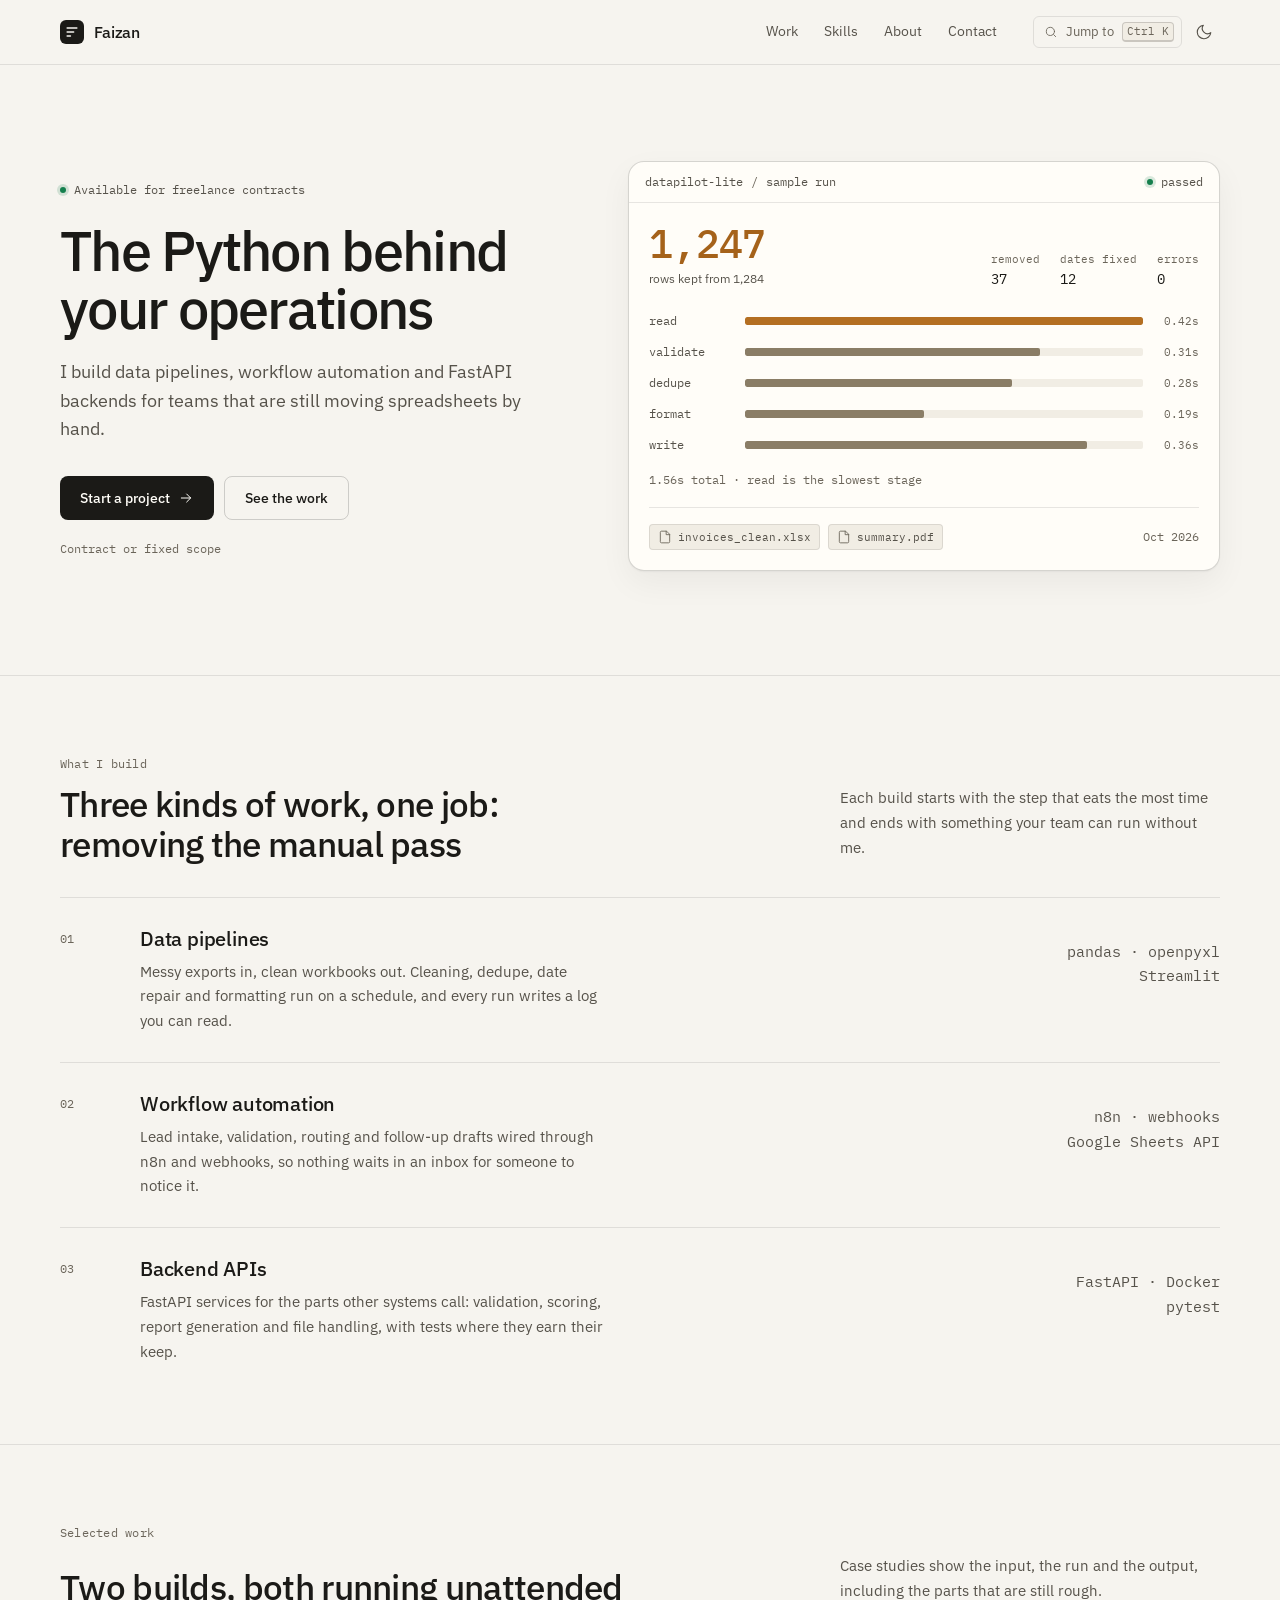
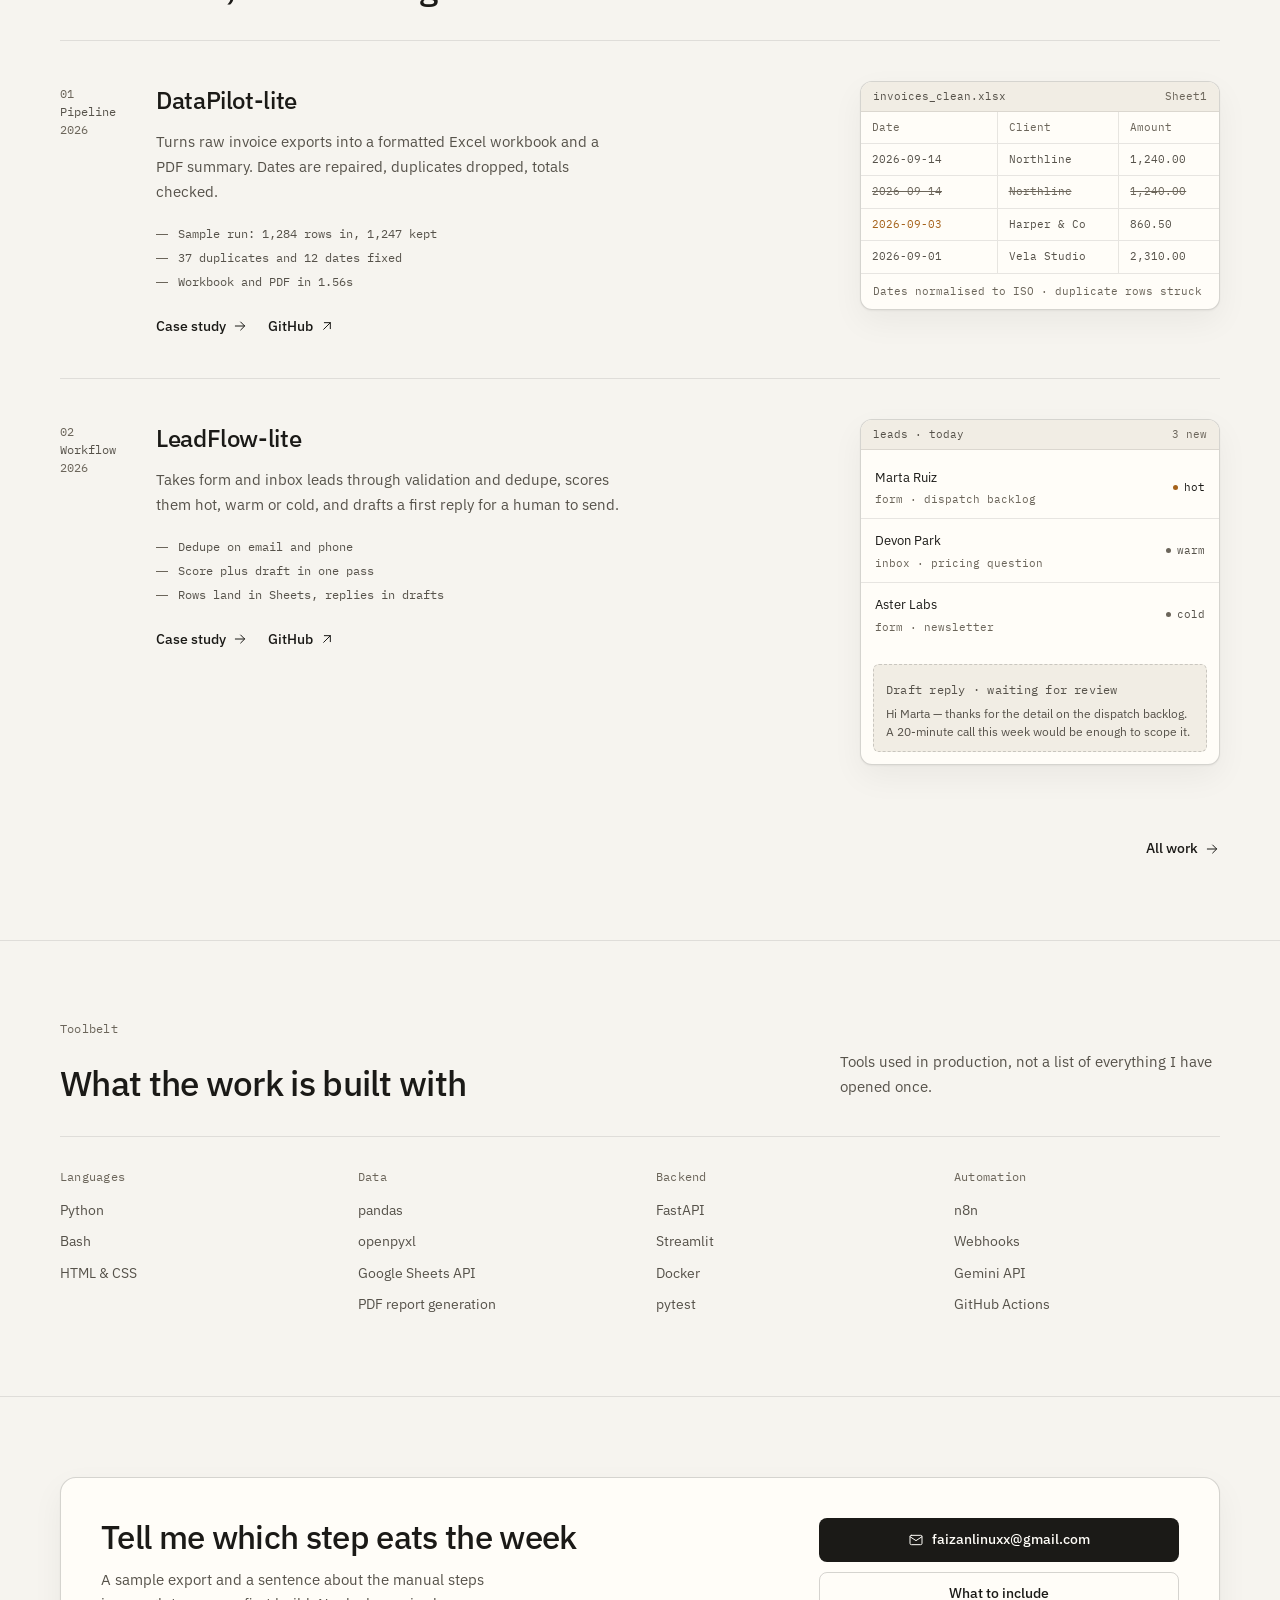
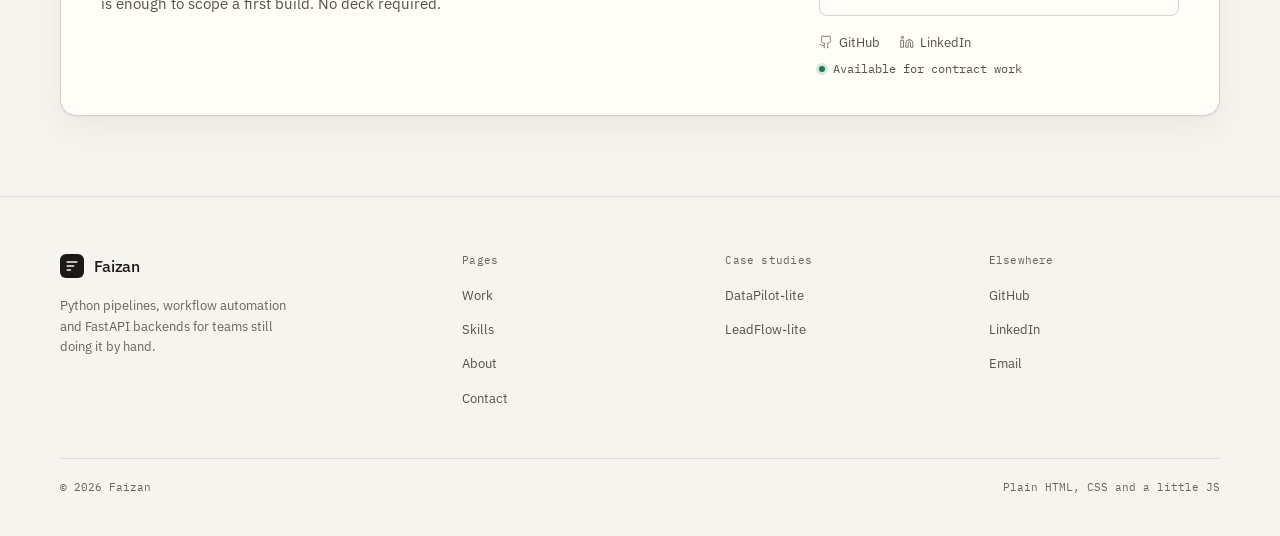
<file: index.html>
<!DOCTYPE html>
<html lang="en" data-theme="dark">
<head>
  <meta charset="UTF-8">
  <meta name="viewport" content="width=device-width, initial-scale=1.0">
  <title>Faizan — Python pipelines, automation and backends</title>
  <meta name="description" content="Freelance Python engineer building data pipelines, n8n workflow automation and FastAPI backends for small operations teams.">
  <meta property="og:type" content="website">
  <meta property="og:title" content="Faizan — Python pipelines, automation and backends">
  <meta property="og:description" content="Freelance Python engineer building data pipelines, n8n workflow automation and FastAPI backends for small operations teams.">
  <meta name="twitter:card" content="summary">
  <link rel="icon" href="assets/favicon.svg" type="image/svg+xml">
  <meta name="theme-color" content="#0b0e12">
  <link rel="preconnect" href="https://fonts.googleapis.com">
  <link rel="preconnect" href="https://fonts.gstatic.com" crossorigin>
  <link href="https://fonts.googleapis.com/css2?family=IBM+Plex+Mono:wght@400;500&family=IBM+Plex+Sans:wght@400;500;600&display=swap" rel="stylesheet">
  <link rel="stylesheet" href="assets/site.css">
  <script>
    (function () {
      try {
        var saved = localStorage.getItem("theme");
        var theme = (saved === "light" || saved === "dark") ? saved : (window.matchMedia("(prefers-color-scheme: light)").matches ? "light" : "dark");
        document.documentElement.dataset.theme = theme;
      } catch (e) {
        document.documentElement.dataset.theme = "dark";
      }
    })();
  </script>
</head>
<body>

  <a class="skip-link" href="#main">Skip to content</a>

  <header class="site-header">
    <div class="wrap site-header__inner">
      <a class="brand" href="index.html" aria-label="Faizan, home">
        <span class="brand__mark" aria-hidden="true">
          <svg viewBox="0 0 20 20" fill="none" stroke="currentColor" stroke-width="2" stroke-linecap="round"><path d="M4 15h4M4 10h8M4 5h12"/></svg>
        </span>
        <span>Faizan</span>
      </a>

      <nav class="nav" aria-label="Main">
        <a href="work.html">Work</a>
        <a href="skills.html">Skills</a>
        <a href="about.html">About</a>
        <a href="contact.html">Contact</a>
      </nav>

      <div class="header-actions">
        <button class="jump" type="button" data-jump-open aria-label="Jump to a page">
          <svg viewBox="0 0 24 24" fill="none" stroke="currentColor" stroke-width="1.5" stroke-linecap="round" stroke-linejoin="round" aria-hidden="true"><circle cx="11" cy="11" r="7"/><path d="m20 20-3.5-3.5"/></svg>
          <span>Jump to</span>
          <kbd data-jump-key>&#8984;K</kbd>
        </button>
        <button class="icon-btn" type="button" data-theme-toggle aria-label="Switch to light theme">
          <svg class="icon-to-dark" viewBox="0 0 24 24" fill="none" stroke="currentColor" stroke-width="1.5" stroke-linecap="round" stroke-linejoin="round" aria-hidden="true"><path d="M21 12.8A9 9 0 1 1 11.2 3 7 7 0 0 0 21 12.8Z"/></svg>
          <svg class="icon-to-light" viewBox="0 0 24 24" fill="none" stroke="currentColor" stroke-width="1.5" stroke-linecap="round" stroke-linejoin="round" aria-hidden="true"><circle cx="12" cy="12" r="4"/><path d="M12 2v2M12 20v2M4.9 4.9l1.4 1.4M17.7 17.7l1.4 1.4M2 12h2M20 12h2M4.9 19.1l1.4-1.4M17.7 6.3l1.4-1.4"/></svg>
        </button>
        <button class="icon-btn menu-btn" type="button" data-menu-toggle aria-expanded="false" aria-controls="mobile-nav" aria-label="Open menu">
          <svg viewBox="0 0 24 24" fill="none" stroke="currentColor" stroke-width="1.5" stroke-linecap="round" aria-hidden="true"><path d="M4 7h16M4 12h16M4 17h16"/></svg>
        </button>
      </div>
    </div>
  </header>

  <div class="mobile-nav" id="mobile-nav" data-open="false">
    <div class="wrap">
      <a href="work.html">Work <span>02 case studies</span></a>
      <a href="skills.html">Skills <span>stack and process</span></a>
      <a href="about.html">About <span>how I work</span></a>
      <a href="contact.html">Contact <span>start a build</span></a>
    </div>
  </div>

  <main id="main">

    <!-- Hero -->
    <section class="hero">
      <div class="wrap hero__grid">
        <div>
          <p class="status rise"><span class="status__dot" aria-hidden="true"></span> Available for freelance contracts</p>
          <h1 class="display hero__title rise rise-2">The Python behind your operations</h1>
          <p class="lede hero__lede rise rise-3">I build data pipelines, workflow automation and FastAPI backends for teams that are still moving spreadsheets by hand.</p>
          <div class="hero__actions rise rise-4">
            <a class="btn btn--primary" href="mailto:faizanlinuxx@gmail.com?subject=Automation%20project">
              Start a project
              <svg viewBox="0 0 24 24" fill="none" stroke="currentColor" stroke-width="1.5" stroke-linecap="round" stroke-linejoin="round" aria-hidden="true"><path d="M5 12h14M13 6l6 6-6 6"/></svg>
            </a>
            <a class="btn btn--ghost" href="work.html">See the work</a>
          </div>
          <p class="meta-line hero__note rise rise-4">Contract or fixed scope</p>
        </div>

        <figure class="runpanel rise rise-3" aria-label="Sample pipeline run for DataPilot-lite">
          <div class="runpanel__top">
            <span class="runpanel__path">datapilot-lite <span class="sep">/</span> sample run</span>
            <span class="status"><span class="status__dot" aria-hidden="true"></span> passed</span>
          </div>
          <div class="runpanel__body">
            <div class="runpanel__summary">
              <p class="runpanel__figure">1,247 <span>rows kept from 1,284</span></p>
              <dl class="runpanel__stats">
                <div><dt>removed</dt><dd>37</dd></div>
                <div><dt>dates fixed</dt><dd>12</dd></div>
                <div><dt>errors</dt><dd>0</dd></div>
              </dl>
            </div>

            <ol class="trace" aria-label="Stage durations">
              <li class="trace__row is-slow">
                <span class="trace__label">read</span>
                <span class="trace__track"><span class="trace__fill" style="width:100%"></span></span>
                <span class="trace__ms">0.42s</span>
              </li>
              <li class="trace__row">
                <span class="trace__label">validate</span>
                <span class="trace__track"><span class="trace__fill" style="width:74%"></span></span>
                <span class="trace__ms">0.31s</span>
              </li>
              <li class="trace__row">
                <span class="trace__label">dedupe</span>
                <span class="trace__track"><span class="trace__fill" style="width:67%"></span></span>
                <span class="trace__ms">0.28s</span>
              </li>
              <li class="trace__row">
                <span class="trace__label">format</span>
                <span class="trace__track"><span class="trace__fill" style="width:45%"></span></span>
                <span class="trace__ms">0.19s</span>
              </li>
              <li class="trace__row">
                <span class="trace__label">write</span>
                <span class="trace__track"><span class="trace__fill" style="width:86%"></span></span>
                <span class="trace__ms">0.36s</span>
              </li>
            </ol>

            <p class="meta-line runpanel__caption">1.56s total &middot; read is the slowest stage</p>

            <div class="runpanel__foot">
              <span class="file">
                <svg viewBox="0 0 24 24" fill="none" stroke="currentColor" stroke-width="1.5" stroke-linecap="round" stroke-linejoin="round" aria-hidden="true"><path d="M14 2H6a2 2 0 0 0-2 2v16a2 2 0 0 0 2 2h12a2 2 0 0 0 2-2V8Z"/><path d="M14 2v6h6"/></svg>
                invoices_clean.xlsx
              </span>
              <span class="file">
                <svg viewBox="0 0 24 24" fill="none" stroke="currentColor" stroke-width="1.5" stroke-linecap="round" stroke-linejoin="round" aria-hidden="true"><path d="M14 2H6a2 2 0 0 0-2 2v16a2 2 0 0 0 2 2h12a2 2 0 0 0 2-2V8Z"/><path d="M14 2v6h6"/></svg>
                summary.pdf
              </span>
              <span class="meta-line">Oct 2026</span>
            </div>
          </div>
        </figure>
      </div>
    </section>

    <!-- What I build -->
    <section class="section">
      <div class="wrap">
        <header class="section__head">
          <p class="eyebrow">What I build</p>
          <h2 class="h2">Three kinds of work, one job: removing the manual pass</h2>
          <p class="section__lede">Each build starts with the step that eats the most time and ends with something your team can run without me.</p>
        </header>

        <ol>
          <li class="cap">
            <span class="cap__num">01</span>
            <div>
              <h3 class="h3">Data pipelines</h3>
              <p>Messy exports in, clean workbooks out. Cleaning, dedupe, date repair and formatting run on a schedule, and every run writes a log you can read.</p>
            </div>
            <p class="cap__tags">pandas &middot; openpyxl<br>Streamlit</p>
          </li>
          <li class="cap">
            <span class="cap__num">02</span>
            <div>
              <h3 class="h3">Workflow automation</h3>
              <p>Lead intake, validation, routing and follow-up drafts wired through n8n and webhooks, so nothing waits in an inbox for someone to notice it.</p>
            </div>
            <p class="cap__tags">n8n &middot; webhooks<br>Google Sheets API</p>
          </li>
          <li class="cap">
            <span class="cap__num">03</span>
            <div>
              <h3 class="h3">Backend APIs</h3>
              <p>FastAPI services for the parts other systems call: validation, scoring, report generation and file handling, with tests where they earn their keep.</p>
            </div>
            <p class="cap__tags">FastAPI &middot; Docker<br>pytest</p>
          </li>
        </ol>
      </div>
    </section>

    <!-- Selected work -->
    <section class="section">
      <div class="wrap">
        <header class="section__head">
          <p class="eyebrow">Selected work</p>
          <h2 class="h2">Two builds, both running unattended</h2>
          <p class="section__lede">Case studies show the input, the run and the output, including the parts that are still rough.</p>
        </header>

        <article class="case">
          <p class="case__meta">01 <b>Pipeline</b> 2026</p>
          <div>
            <h3>DataPilot-lite</h3>
            <p class="case__lede">Turns raw invoice exports into a formatted Excel workbook and a PDF summary. Dates are repaired, duplicates dropped, totals checked.</p>
            <ul class="outcomes">
              <li>Sample run: 1,284 rows in, 1,247 kept</li>
              <li>37 duplicates and 12 dates fixed</li>
              <li>Workbook and PDF in 1.56s</li>
            </ul>
            <div class="case__links">
              <a class="text-link" href="datapilot-lite.html">
                Case study
                <svg viewBox="0 0 24 24" fill="none" stroke="currentColor" stroke-width="1.5" stroke-linecap="round" stroke-linejoin="round" aria-hidden="true"><path d="M5 12h14M13 6l6 6-6 6"/></svg>
              </a>
              <a class="text-link" href="https://github.com/faizanlinuxx/datapilot-lite" target="_blank" rel="noopener">
                GitHub
                <svg viewBox="0 0 24 24" fill="none" stroke="currentColor" stroke-width="1.5" stroke-linecap="round" stroke-linejoin="round" aria-hidden="true"><path d="M7 17 17 7M8 7h9v9"/></svg>
              </a>
            </div>
          </div>

          <div class="case__visual sheet" role="img" aria-label="Sample cleaned spreadsheet with a duplicate row struck through and a repaired date">
            <div class="sheet__bar"><span>invoices_clean.xlsx</span><span>Sheet1</span></div>
            <table>
              <thead>
                <tr><th>Date</th><th>Client</th><th>Amount</th></tr>
              </thead>
              <tbody>
                <tr><td>2026-09-14</td><td>Northline</td><td>1,240.00</td></tr>
                <tr class="is-dup"><td>2026-09-14</td><td>Northline</td><td>1,240.00</td></tr>
                <tr><td class="is-fix">2026-09-03</td><td>Harper &amp; Co</td><td>860.50</td></tr>
                <tr><td>2026-09-01</td><td>Vela Studio</td><td>2,310.00</td></tr>
              </tbody>
            </table>
            <p class="sheet__note">Dates normalised to ISO &middot; duplicate rows struck</p>
          </div>
        </article>

        <article class="case">
          <p class="case__meta">02 <b>Workflow</b> 2026</p>
          <div>
            <h3>LeadFlow-lite</h3>
            <p class="case__lede">Takes form and inbox leads through validation and dedupe, scores them hot, warm or cold, and drafts a first reply for a human to send.</p>
            <ul class="outcomes">
              <li>Dedupe on email and phone</li>
              <li>Score plus draft in one pass</li>
              <li>Rows land in Sheets, replies in drafts</li>
            </ul>
            <div class="case__links">
              <a class="text-link" href="leadflow-lite.html">
                Case study
                <svg viewBox="0 0 24 24" fill="none" stroke="currentColor" stroke-width="1.5" stroke-linecap="round" stroke-linejoin="round" aria-hidden="true"><path d="M5 12h14M13 6l6 6-6 6"/></svg>
              </a>
              <a class="text-link" href="https://github.com/faizanlinuxx/leadflow-lite" target="_blank" rel="noopener">
                GitHub
                <svg viewBox="0 0 24 24" fill="none" stroke="currentColor" stroke-width="1.5" stroke-linecap="round" stroke-linejoin="round" aria-hidden="true"><path d="M7 17 17 7M8 7h9v9"/></svg>
              </a>
            </div>
          </div>

          <div class="case__visual" role="img" aria-label="Sample routed leads scored hot, warm and cold with a drafted reply">
            <div class="sheet__bar"><span>leads &middot; today</span><span>3 new</span></div>
            <div class="leadlist">
              <div class="lead">
                <span class="lead__name">Marta Ruiz</span>
                <span class="lead__meta">form &middot; dispatch backlog</span>
                <span class="lead__score is-hot">hot</span>
              </div>
              <div class="lead">
                <span class="lead__name">Devon Park</span>
                <span class="lead__meta">inbox &middot; pricing question</span>
                <span class="lead__score">warm</span>
              </div>
              <div class="lead">
                <span class="lead__name">Aster Labs</span>
                <span class="lead__meta">form &middot; newsletter</span>
                <span class="lead__score">cold</span>
              </div>
            </div>
            <div class="draft">
              <p class="draft__label">Draft reply &middot; waiting for review</p>
              <p>Hi Marta &mdash; thanks for the detail on the dispatch backlog. A 20-minute call this week would be enough to scope it.</p>
            </div>
          </div>
        </article>

        <div class="section__more">
          <a class="text-link" href="work.html">
            All work
            <svg viewBox="0 0 24 24" fill="none" stroke="currentColor" stroke-width="1.5" stroke-linecap="round" stroke-linejoin="round" aria-hidden="true"><path d="M5 12h14M13 6l6 6-6 6"/></svg>
          </a>
        </div>
      </div>
    </section>

    <!-- Toolbelt -->
    <section class="section">
      <div class="wrap">
        <header class="section__head">
          <p class="eyebrow">Toolbelt</p>
          <h2 class="h2">What the work is built with</h2>
          <p class="section__lede">Tools used in production, not a list of everything I have opened once.</p>
        </header>

        <div class="stack">
          <div>
            <h3>Languages</h3>
            <ul>
              <li>Python</li>
              <li>Bash</li>
              <li>HTML &amp; CSS</li>
            </ul>
          </div>
          <div>
            <h3>Data</h3>
            <ul>
              <li>pandas</li>
              <li>openpyxl</li>
              <li>Google Sheets API</li>
              <li>PDF report generation</li>
            </ul>
          </div>
          <div>
            <h3>Backend</h3>
            <ul>
              <li>FastAPI</li>
              <li>Streamlit</li>
              <li>Docker</li>
              <li>pytest</li>
            </ul>
          </div>
          <div>
            <h3>Automation</h3>
            <ul>
              <li>n8n</li>
              <li>Webhooks</li>
              <li>Gemini API</li>
              <li>GitHub Actions</li>
            </ul>
          </div>
        </div>
      </div>
    </section>

    <!-- Contact -->
    <section class="section">
      <div class="wrap">
        <div class="band">
          <div>
            <h2 class="h2">Tell me which step eats the week</h2>
            <p class="lede">A sample export and a sentence about the manual steps is enough to scope a first build. No deck required.</p>
          </div>
          <div class="band__actions">
            <a class="btn btn--primary btn--block" href="mailto:faizanlinuxx@gmail.com?subject=Automation%20project">
              <svg viewBox="0 0 24 24" fill="none" stroke="currentColor" stroke-width="1.5" stroke-linecap="round" stroke-linejoin="round" aria-hidden="true"><rect x="3" y="5" width="18" height="14" rx="2"/><path d="m3 7 9 6 9-6"/></svg>
              faizanlinuxx@gmail.com
            </a>
            <a class="btn btn--ghost btn--block" href="contact.html">What to include</a>
            <div class="band__links">
              <a href="https://github.com/faizanlinuxx" target="_blank" rel="noopener">
                <svg viewBox="0 0 24 24" fill="none" stroke="currentColor" stroke-width="1.5" stroke-linecap="round" stroke-linejoin="round" aria-hidden="true"><path d="M15 22v-4a4.8 4.8 0 0 0-1-3.5c3 0 6-2 6-5.5a5.4 5.4 0 0 0-1-3.5 5.4 5.4 0 0 0-.1-3.5S17.7 1 15 2.5a13.4 13.4 0 0 0-6 0C6.3 1 5 2 5 2a5.4 5.4 0 0 0-.1 3.5A5.4 5.4 0 0 0 4 9c0 3.5 3 5.5 6 5.5a4.8 4.8 0 0 0-1 3.5v4"/><path d="M9 18c-4.5 2-5-2-7-2"/></svg>
                GitHub
              </a>
              <a href="https://linkedin.com/in/faizanlinuxx" target="_blank" rel="noopener">
                <svg viewBox="0 0 24 24" fill="none" stroke="currentColor" stroke-width="1.5" stroke-linecap="round" stroke-linejoin="round" aria-hidden="true"><path d="M16 8a6 6 0 0 1 6 6v7h-4v-7a2 2 0 0 0-4 0v7h-4v-7a6 6 0 0 1 6-6Z"/><rect x="2" y="9" width="4" height="12"/><circle cx="4" cy="4" r="2"/></svg>
                LinkedIn
              </a>
            </div>
            <p class="status"><span class="status__dot" aria-hidden="true"></span> Available for contract work</p>
          </div>
        </div>
      </div>
    </section>

  </main>

  <footer class="site-footer">
    <div class="wrap">
      <div class="footer__grid">
        <div>
          <a class="brand" href="index.html" aria-label="Faizan, home">
            <span class="brand__mark" aria-hidden="true">
              <svg viewBox="0 0 20 20" fill="none" stroke="currentColor" stroke-width="2" stroke-linecap="round"><path d="M4 15h4M4 10h8M4 5h12"/></svg>
            </span>
            <span>Faizan</span>
          </a>
          <p class="footer__tagline">Python pipelines, workflow automation and FastAPI backends for teams still doing it by hand.</p>
        </div>
        <div class="footer">
          <h3>Pages</h3>
          <ul>
            <li><a href="work.html">Work</a></li>
            <li><a href="skills.html">Skills</a></li>
            <li><a href="about.html">About</a></li>
            <li><a href="contact.html">Contact</a></li>
          </ul>
        </div>
        <div class="footer">
          <h3>Case studies</h3>
          <ul>
            <li><a href="datapilot-lite.html">DataPilot-lite</a></li>
            <li><a href="leadflow-lite.html">LeadFlow-lite</a></li>
          </ul>
        </div>
        <div class="footer">
          <h3>Elsewhere</h3>
          <ul>
            <li><a href="https://github.com/faizanlinuxx" target="_blank" rel="noopener">GitHub</a></li>
            <li><a href="https://linkedin.com/in/faizanlinuxx" target="_blank" rel="noopener">LinkedIn</a></li>
            <li><a href="mailto:faizanlinuxx@gmail.com">Email</a></li>
          </ul>
        </div>
      </div>
      <div class="footer__bottom">
        <span>&copy; 2026 Faizan</span>
        <span>Plain HTML, CSS and a little JS</span>
      </div>
    </div>
  </footer>

  <dialog class="cmdk" id="quick-jump" aria-label="Jump to a page">
    <div class="cmdk__field">
      <svg viewBox="0 0 24 24" fill="none" stroke="currentColor" stroke-width="1.5" stroke-linecap="round" stroke-linejoin="round" aria-hidden="true"><circle cx="11" cy="11" r="7"/><path d="m20 20-3.5-3.5"/></svg>
      <input id="jump-input" type="text" placeholder="Jump to" autocomplete="off" spellcheck="false">
    </div>
    <div class="cmdk__list" id="jump-list">
      <div><a href="index.html" data-keywords="home start">Home <span>Start</span></a></div>
      <div><a href="work.html" data-keywords="projects case studies">Work <span>Case studies</span></a></div>
      <div><a href="skills.html" data-keywords="stack tools process">Skills <span>Stack</span></a></div>
      <div><a href="about.html" data-keywords="bio engagements faq">About <span>How I work</span></a></div>
      <div><a href="contact.html" data-keywords="email brief hire">Contact <span>Start a build</span></a></div>
      <div><a href="datapilot-lite.html" data-keywords="excel pandas pipeline">DataPilot-lite <span>Case study</span></a></div>
      <div><a href="leadflow-lite.html" data-keywords="n8n leads gemini">LeadFlow-lite <span>Case study</span></a></div>
    </div>
    <p class="cmdk__empty" id="jump-empty" hidden>No page matches that</p>
    <div class="cmdk__hint"><span>Enter to open</span><span>Esc to close</span></div>
  </dialog>

  <script src="assets/site.js"></script>
</body>
</html>
</file>
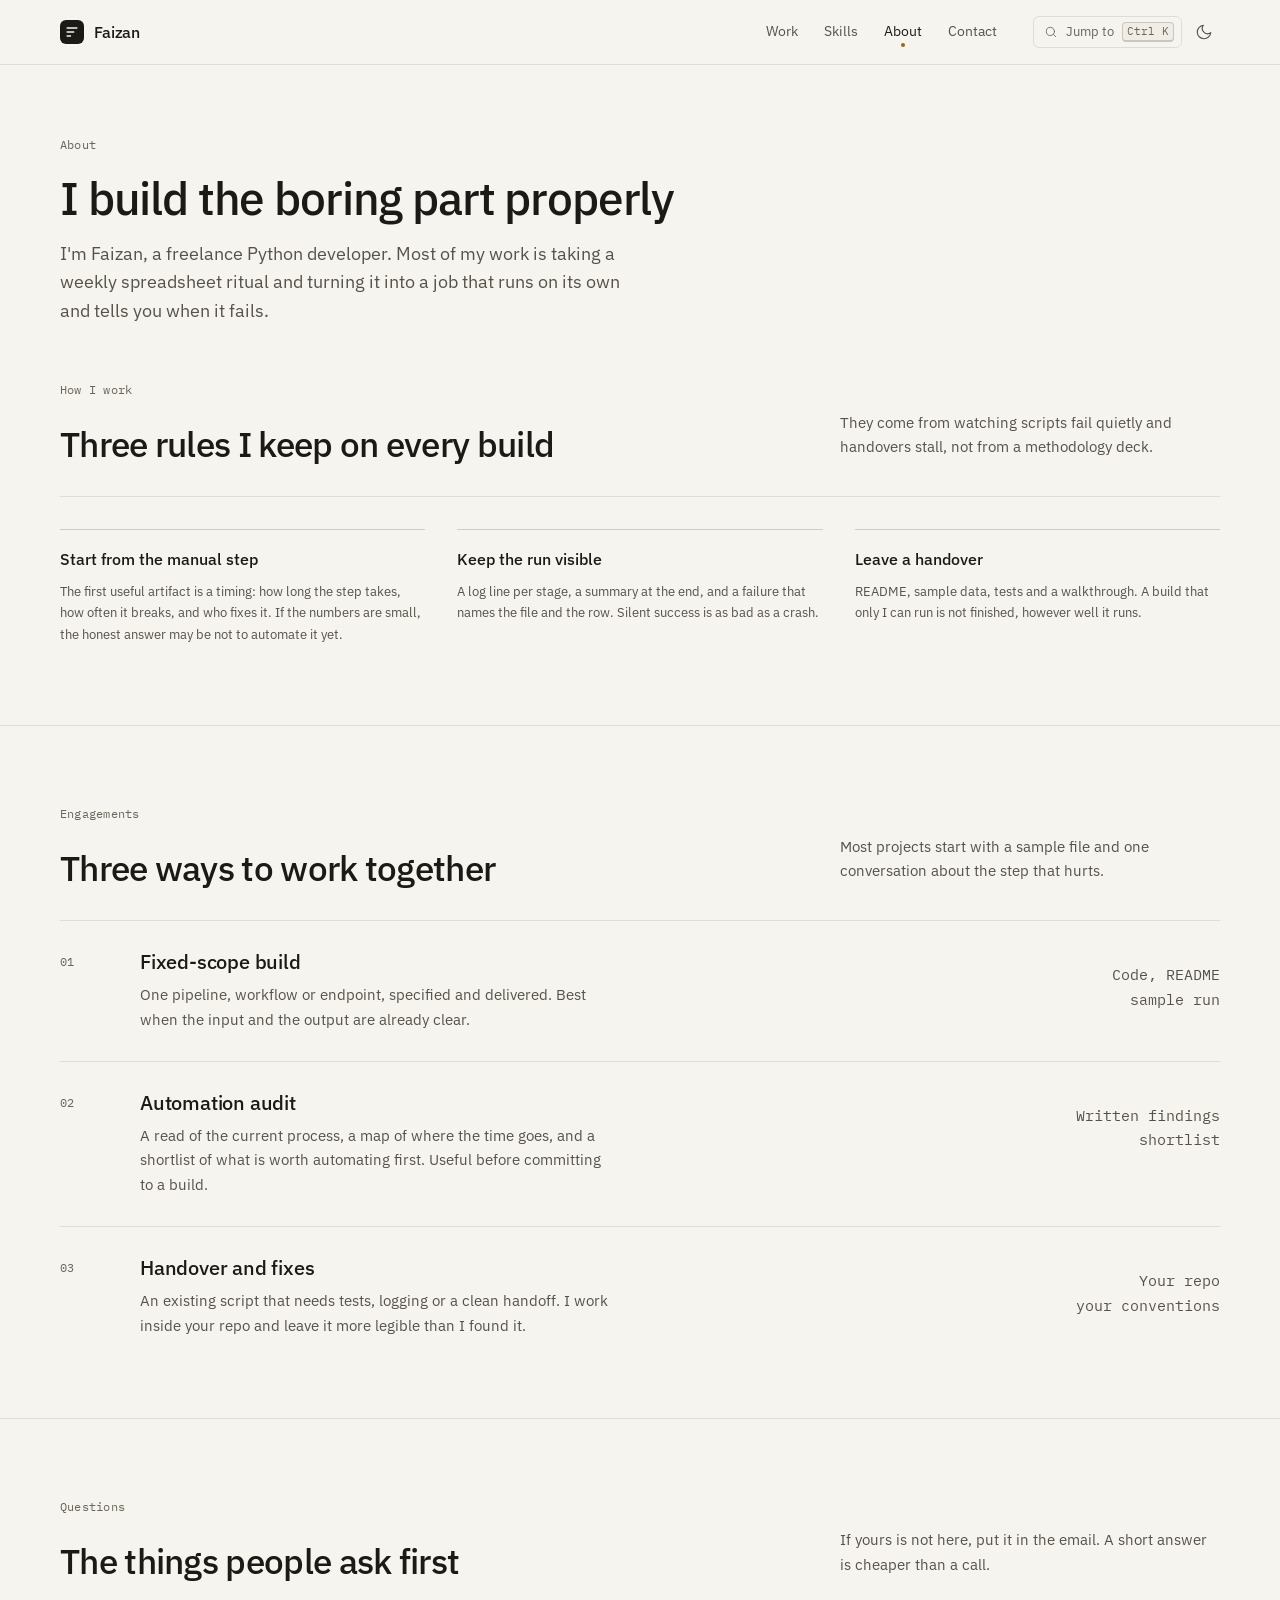
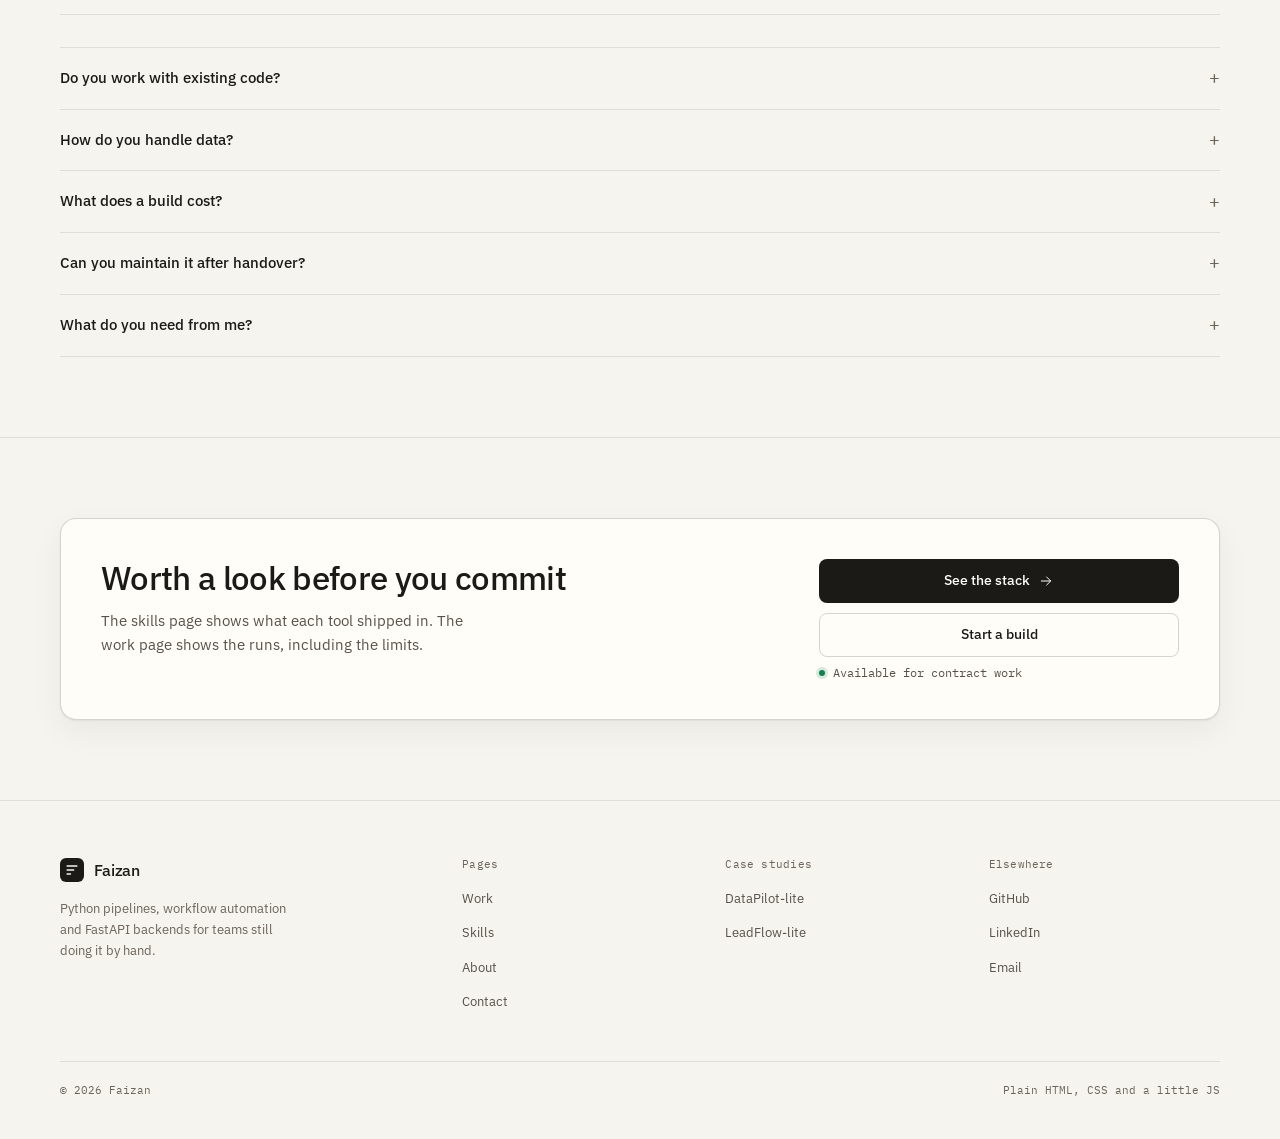
<file: about.html>
<!DOCTYPE html>
<html lang="en" data-theme="dark">
<head>
  <meta charset="UTF-8">
  <meta name="viewport" content="width=device-width, initial-scale=1.0">
  <title>About — Faizan</title>
  <meta name="description" content="Faizan is a freelance Python developer building data pipelines, workflow automation and backends, with a handover your team can run.">
  <meta property="og:type" content="website">
  <meta property="og:title" content="About — Faizan">
  <meta property="og:description" content="Faizan is a freelance Python developer building data pipelines, workflow automation and backends, with a handover your team can run.">
  <meta name="twitter:card" content="summary">
  <link rel="icon" href="assets/favicon.svg" type="image/svg+xml">
  <meta name="theme-color" content="#0b0e12">
  <link rel="preconnect" href="https://fonts.googleapis.com">
  <link rel="preconnect" href="https://fonts.gstatic.com" crossorigin>
  <link href="https://fonts.googleapis.com/css2?family=IBM+Plex+Mono:wght@400;500&family=IBM+Plex+Sans:wght@400;500;600&display=swap" rel="stylesheet">
  <link rel="stylesheet" href="assets/site.css">
  <script>
    (function () {
      try {
        var saved = localStorage.getItem("theme");
        var theme = (saved === "light" || saved === "dark") ? saved : (window.matchMedia("(prefers-color-scheme: light)").matches ? "light" : "dark");
        document.documentElement.dataset.theme = theme;
      } catch (e) {
        document.documentElement.dataset.theme = "dark";
      }
    })();
  </script>
</head>
<body>

  <a class="skip-link" href="#main">Skip to content</a>

  <header class="site-header">
    <div class="wrap site-header__inner">
      <a class="brand" href="index.html" aria-label="Faizan, home">
        <span class="brand__mark" aria-hidden="true">
          <svg viewBox="0 0 20 20" fill="none" stroke="currentColor" stroke-width="2" stroke-linecap="round"><path d="M4 15h4M4 10h8M4 5h12"/></svg>
        </span>
        <span>Faizan</span>
      </a>

      <nav class="nav" aria-label="Main">
        <a href="work.html">Work</a>
        <a href="skills.html">Skills</a>
        <a href="about.html" aria-current="page">About</a>
        <a href="contact.html">Contact</a>
      </nav>

      <div class="header-actions">
        <button class="jump" type="button" data-jump-open aria-label="Jump to a page">
          <svg viewBox="0 0 24 24" fill="none" stroke="currentColor" stroke-width="1.5" stroke-linecap="round" stroke-linejoin="round" aria-hidden="true"><circle cx="11" cy="11" r="7"/><path d="m20 20-3.5-3.5"/></svg>
          <span>Jump to</span>
          <kbd data-jump-key>&#8984;K</kbd>
        </button>
        <button class="icon-btn" type="button" data-theme-toggle aria-label="Switch to light theme">
          <svg class="icon-to-dark" viewBox="0 0 24 24" fill="none" stroke="currentColor" stroke-width="1.5" stroke-linecap="round" stroke-linejoin="round" aria-hidden="true"><path d="M21 12.8A9 9 0 1 1 11.2 3 7 7 0 0 0 21 12.8Z"/></svg>
          <svg class="icon-to-light" viewBox="0 0 24 24" fill="none" stroke="currentColor" stroke-width="1.5" stroke-linecap="round" stroke-linejoin="round" aria-hidden="true"><circle cx="12" cy="12" r="4"/><path d="M12 2v2M12 20v2M4.9 4.9l1.4 1.4M17.7 17.7l1.4 1.4M2 12h2M20 12h2M4.9 19.1l1.4-1.4M17.7 6.3l1.4-1.4"/></svg>
        </button>
        <button class="icon-btn menu-btn" type="button" data-menu-toggle aria-expanded="false" aria-controls="mobile-nav" aria-label="Open menu">
          <svg viewBox="0 0 24 24" fill="none" stroke="currentColor" stroke-width="1.5" stroke-linecap="round" aria-hidden="true"><path d="M4 7h16M4 12h16M4 17h16"/></svg>
        </button>
      </div>
    </div>
  </header>

  <div class="mobile-nav" id="mobile-nav" data-open="false">
    <div class="wrap">
      <a href="work.html">Work <span>02 case studies</span></a>
      <a href="skills.html">Skills <span>stack and process</span></a>
      <a href="about.html" aria-current="page">About <span>how I work</span></a>
      <a href="contact.html">Contact <span>start a build</span></a>
    </div>
  </div>

  <main id="main">

    <header class="page-head">
      <div class="wrap">
        <p class="eyebrow">About</p>
        <h1>I build the boring part properly</h1>
        <p class="lede">I'm Faizan, a freelance Python developer. Most of my work is taking a weekly spreadsheet ritual and turning it into a job that runs on its own and tells you when it fails.</p>
      </div>
    </header>

    <section class="section" style="padding-top: 0; border-top: 0;">
      <div class="wrap">
        <header class="section__head">
          <p class="eyebrow">How I work</p>
          <h2 class="h2">Three rules I keep on every build</h2>
          <p class="section__lede">They come from watching scripts fail quietly and handovers stall, not from a methodology deck.</p>
        </header>

        <div class="grid-3">
          <div>
            <h3>Start from the manual step</h3>
            <p>The first useful artifact is a timing: how long the step takes, how often it breaks, and who fixes it. If the numbers are small, the honest answer may be not to automate it yet.</p>
          </div>
          <div>
            <h3>Keep the run visible</h3>
            <p>A log line per stage, a summary at the end, and a failure that names the file and the row. Silent success is as bad as a crash.</p>
          </div>
          <div>
            <h3>Leave a handover</h3>
            <p>README, sample data, tests and a walkthrough. A build that only I can run is not finished, however well it runs.</p>
          </div>
        </div>
      </div>
    </section>

    <section class="section">
      <div class="wrap">
        <header class="section__head">
          <p class="eyebrow">Engagements</p>
          <h2 class="h2">Three ways to work together</h2>
          <p class="section__lede">Most projects start with a sample file and one conversation about the step that hurts.</p>
        </header>

        <ol>
          <li class="cap">
            <span class="cap__num">01</span>
            <div>
              <h3 class="h3">Fixed-scope build</h3>
              <p>One pipeline, workflow or endpoint, specified and delivered. Best when the input and the output are already clear.</p>
            </div>
            <p class="cap__tags">Code, README<br>sample run</p>
          </li>
          <li class="cap">
            <span class="cap__num">02</span>
            <div>
              <h3 class="h3">Automation audit</h3>
              <p>A read of the current process, a map of where the time goes, and a shortlist of what is worth automating first. Useful before committing to a build.</p>
            </div>
            <p class="cap__tags">Written findings<br>shortlist</p>
          </li>
          <li class="cap">
            <span class="cap__num">03</span>
            <div>
              <h3 class="h3">Handover and fixes</h3>
              <p>An existing script that needs tests, logging or a clean handoff. I work inside your repo and leave it more legible than I found it.</p>
            </div>
            <p class="cap__tags">Your repo<br>your conventions</p>
          </li>
        </ol>
      </div>
    </section>

    <section class="section">
      <div class="wrap">
        <header class="section__head">
          <p class="eyebrow">Questions</p>
          <h2 class="h2">The things people ask first</h2>
          <p class="section__lede">If yours is not here, put it in the email. A short answer is cheaper than a call.</p>
        </header>

        <div class="faq">
          <details>
            <summary>Do you work with existing code?</summary>
            <p>Yes. Most handover work starts in a repo someone else wrote. I read it first and tell you if a rewrite is cheaper than a patch, including when the answer is to leave it alone.</p>
          </details>
          <details>
            <summary>How do you handle data?</summary>
            <p>I work on copies, keep sample data in the repo and credentials in environment variables. Client exports do not go into version control.</p>
          </details>
          <details>
            <summary>What does a build cost?</summary>
            <p>Scope decides it. A single pipeline is a smaller job than a service with an API and a UI, and you get a fixed number before work starts.</p>
          </details>
          <details>
            <summary>Can you maintain it after handover?</summary>
            <p>If you want, yes. Otherwise the README and tests are written so your team can take it over without a call.</p>
          </details>
          <details>
            <summary>What do you need from me?</summary>
            <p>A sample file, the volume per week, and the person who currently does the step. The last one matters more than the first.</p>
          </details>
        </div>
      </div>
    </section>

    <section class="section">
      <div class="wrap">
        <div class="band">
          <div>
            <h2 class="h2">Worth a look before you commit</h2>
            <p class="lede">The skills page shows what each tool shipped in. The work page shows the runs, including the limits.</p>
          </div>
          <div class="band__actions">
            <a class="btn btn--primary btn--block" href="skills.html">
              See the stack
              <svg viewBox="0 0 24 24" fill="none" stroke="currentColor" stroke-width="1.5" stroke-linecap="round" stroke-linejoin="round" aria-hidden="true"><path d="M5 12h14M13 6l6 6-6 6"/></svg>
            </a>
            <a class="btn btn--ghost btn--block" href="contact.html">Start a build</a>
            <p class="status"><span class="status__dot" aria-hidden="true"></span> Available for contract work</p>
          </div>
        </div>
      </div>
    </section>

  </main>

  <footer class="site-footer">
    <div class="wrap">
      <div class="footer__grid">
        <div>
          <a class="brand" href="index.html" aria-label="Faizan, home">
            <span class="brand__mark" aria-hidden="true">
              <svg viewBox="0 0 20 20" fill="none" stroke="currentColor" stroke-width="2" stroke-linecap="round"><path d="M4 15h4M4 10h8M4 5h12"/></svg>
            </span>
            <span>Faizan</span>
          </a>
          <p class="footer__tagline">Python pipelines, workflow automation and FastAPI backends for teams still doing it by hand.</p>
        </div>
        <div class="footer">
          <h3>Pages</h3>
          <ul>
            <li><a href="work.html">Work</a></li>
            <li><a href="skills.html">Skills</a></li>
            <li><a href="about.html">About</a></li>
            <li><a href="contact.html">Contact</a></li>
          </ul>
        </div>
        <div class="footer">
          <h3>Case studies</h3>
          <ul>
            <li><a href="datapilot-lite.html">DataPilot-lite</a></li>
            <li><a href="leadflow-lite.html">LeadFlow-lite</a></li>
          </ul>
        </div>
        <div class="footer">
          <h3>Elsewhere</h3>
          <ul>
            <li><a href="https://github.com/faizanlinuxx" target="_blank" rel="noopener">GitHub</a></li>
            <li><a href="https://linkedin.com/in/faizanlinuxx" target="_blank" rel="noopener">LinkedIn</a></li>
            <li><a href="mailto:faizanlinuxx@gmail.com">Email</a></li>
          </ul>
        </div>
      </div>
      <div class="footer__bottom">
        <span>&copy; 2026 Faizan</span>
        <span>Plain HTML, CSS and a little JS</span>
      </div>
    </div>
  </footer>

  <dialog class="cmdk" id="quick-jump" aria-label="Jump to a page">
    <div class="cmdk__field">
      <svg viewBox="0 0 24 24" fill="none" stroke="currentColor" stroke-width="1.5" stroke-linecap="round" stroke-linejoin="round" aria-hidden="true"><circle cx="11" cy="11" r="7"/><path d="m20 20-3.5-3.5"/></svg>
      <input id="jump-input" type="text" placeholder="Jump to" autocomplete="off" spellcheck="false">
    </div>
    <div class="cmdk__list" id="jump-list">
      <div><a href="index.html" data-keywords="home start">Home <span>Start</span></a></div>
      <div><a href="work.html" data-keywords="projects case studies">Work <span>Case studies</span></a></div>
      <div><a href="skills.html" data-keywords="stack tools process">Skills <span>Stack</span></a></div>
      <div><a href="about.html" data-keywords="bio engagements faq">About <span>How I work</span></a></div>
      <div><a href="contact.html" data-keywords="email brief hire">Contact <span>Start a build</span></a></div>
      <div><a href="datapilot-lite.html" data-keywords="excel pandas pipeline">DataPilot-lite <span>Case study</span></a></div>
      <div><a href="leadflow-lite.html" data-keywords="n8n leads gemini">LeadFlow-lite <span>Case study</span></a></div>
    </div>
    <p class="cmdk__empty" id="jump-empty" hidden>No page matches that</p>
    <div class="cmdk__hint"><span>Enter to open</span><span>Esc to close</span></div>
  </dialog>

  <script src="assets/site.js"></script>
</body>
</html>
</file>
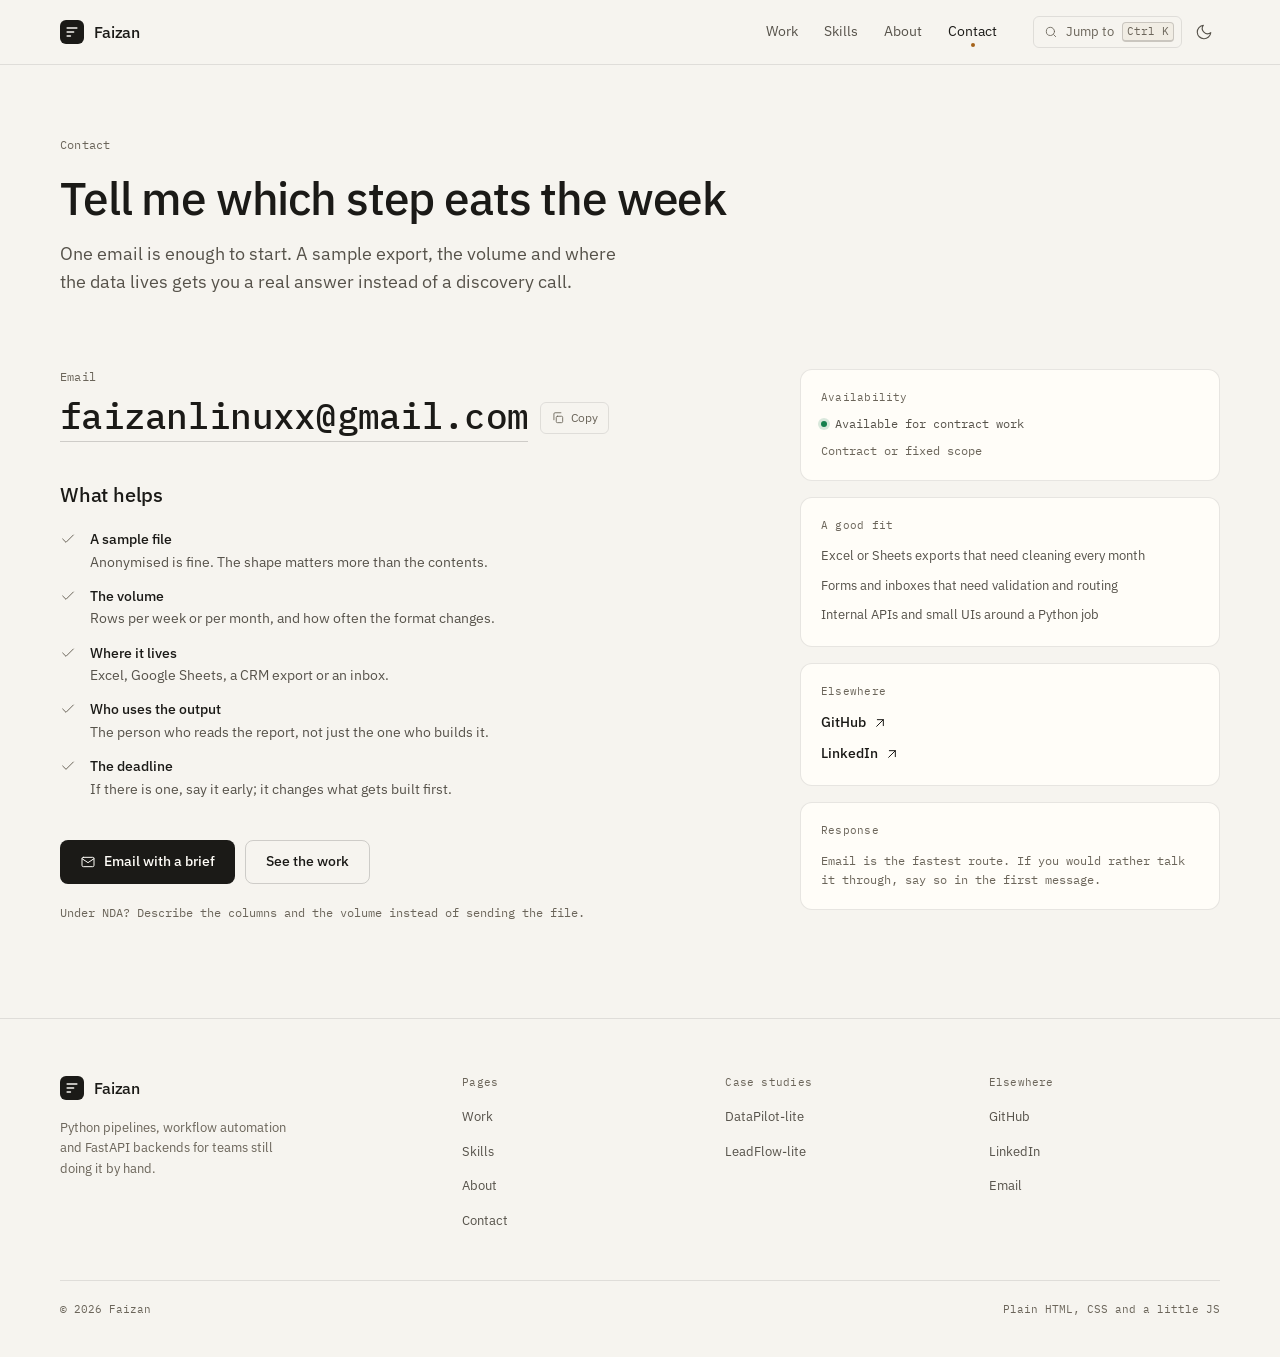
<file: contact.html>
<!DOCTYPE html>
<html lang="en" data-theme="dark">
<head>
  <meta charset="UTF-8">
  <meta name="viewport" content="width=device-width, initial-scale=1.0">
  <title>Contact — Faizan</title>
  <meta name="description" content="Start an automation project: send a sample file, the volume and where the data lives. Email faizanlinuxx@gmail.com.">
  <meta property="og:type" content="website">
  <meta property="og:title" content="Contact — Faizan">
  <meta property="og:description" content="Start an automation project: send a sample file, the volume and where the data lives. Email faizanlinuxx@gmail.com.">
  <meta name="twitter:card" content="summary">
  <link rel="icon" href="assets/favicon.svg" type="image/svg+xml">
  <meta name="theme-color" content="#0b0e12">
  <link rel="preconnect" href="https://fonts.googleapis.com">
  <link rel="preconnect" href="https://fonts.gstatic.com" crossorigin>
  <link href="https://fonts.googleapis.com/css2?family=IBM+Plex+Mono:wght@400;500&family=IBM+Plex+Sans:wght@400;500;600&display=swap" rel="stylesheet">
  <link rel="stylesheet" href="assets/site.css">
  <script>
    (function () {
      try {
        var saved = localStorage.getItem("theme");
        var theme = (saved === "light" || saved === "dark") ? saved : (window.matchMedia("(prefers-color-scheme: light)").matches ? "light" : "dark");
        document.documentElement.dataset.theme = theme;
      } catch (e) {
        document.documentElement.dataset.theme = "dark";
      }
    })();
  </script>
</head>
<body>

  <a class="skip-link" href="#main">Skip to content</a>

  <header class="site-header">
    <div class="wrap site-header__inner">
      <a class="brand" href="index.html" aria-label="Faizan, home">
        <span class="brand__mark" aria-hidden="true">
          <svg viewBox="0 0 20 20" fill="none" stroke="currentColor" stroke-width="2" stroke-linecap="round"><path d="M4 15h4M4 10h8M4 5h12"/></svg>
        </span>
        <span>Faizan</span>
      </a>

      <nav class="nav" aria-label="Main">
        <a href="work.html">Work</a>
        <a href="skills.html">Skills</a>
        <a href="about.html">About</a>
        <a href="contact.html" aria-current="page">Contact</a>
      </nav>

      <div class="header-actions">
        <button class="jump" type="button" data-jump-open aria-label="Jump to a page">
          <svg viewBox="0 0 24 24" fill="none" stroke="currentColor" stroke-width="1.5" stroke-linecap="round" stroke-linejoin="round" aria-hidden="true"><circle cx="11" cy="11" r="7"/><path d="m20 20-3.5-3.5"/></svg>
          <span>Jump to</span>
          <kbd data-jump-key>&#8984;K</kbd>
        </button>
        <button class="icon-btn" type="button" data-theme-toggle aria-label="Switch to light theme">
          <svg class="icon-to-dark" viewBox="0 0 24 24" fill="none" stroke="currentColor" stroke-width="1.5" stroke-linecap="round" stroke-linejoin="round" aria-hidden="true"><path d="M21 12.8A9 9 0 1 1 11.2 3 7 7 0 0 0 21 12.8Z"/></svg>
          <svg class="icon-to-light" viewBox="0 0 24 24" fill="none" stroke="currentColor" stroke-width="1.5" stroke-linecap="round" stroke-linejoin="round" aria-hidden="true"><circle cx="12" cy="12" r="4"/><path d="M12 2v2M12 20v2M4.9 4.9l1.4 1.4M17.7 17.7l1.4 1.4M2 12h2M20 12h2M4.9 19.1l1.4-1.4M17.7 6.3l1.4-1.4"/></svg>
        </button>
        <button class="icon-btn menu-btn" type="button" data-menu-toggle aria-expanded="false" aria-controls="mobile-nav" aria-label="Open menu">
          <svg viewBox="0 0 24 24" fill="none" stroke="currentColor" stroke-width="1.5" stroke-linecap="round" aria-hidden="true"><path d="M4 7h16M4 12h16M4 17h16"/></svg>
        </button>
      </div>
    </div>
  </header>

  <div class="mobile-nav" id="mobile-nav" data-open="false">
    <div class="wrap">
      <a href="work.html">Work <span>02 case studies</span></a>
      <a href="skills.html">Skills <span>stack and process</span></a>
      <a href="about.html">About <span>how I work</span></a>
      <a href="contact.html" aria-current="page">Contact <span>start a build</span></a>
    </div>
  </div>

  <main id="main">

    <header class="page-head">
      <div class="wrap">
        <p class="eyebrow">Contact</p>
        <h1>Tell me which step eats the week</h1>
        <p class="lede">One email is enough to start. A sample export, the volume and where the data lives gets you a real answer instead of a discovery call.</p>
      </div>
    </header>

    <div class="wrap contact-grid">
      <div>
        <p class="eyebrow">Email</p>
        <div class="email-row">
          <a class="email-link" href="mailto:faizanlinuxx@gmail.com?subject=Automation%20project">faizanlinuxx@gmail.com</a>
          <button class="copy-btn" type="button" data-copy="faizanlinuxx@gmail.com" aria-label="Copy email address">
            <svg viewBox="0 0 24 24" fill="none" stroke="currentColor" stroke-width="1.5" stroke-linecap="round" stroke-linejoin="round" aria-hidden="true"><rect x="9" y="9" width="11" height="11" rx="2"/><path d="M5 15V5a2 2 0 0 1 2-2h10"/></svg>
            <span class="idle">Copy</span>
            <span class="copied">Copied</span>
          </button>
        </div>

        <div style="margin-top: 40px;">
          <h2 class="h3">What helps</h2>
          <ul class="checklist">
            <li>
              <svg viewBox="0 0 24 24" fill="none" stroke="currentColor" stroke-width="1.5" stroke-linecap="round" stroke-linejoin="round" aria-hidden="true"><path d="M20 6 9 17l-5-5"/></svg>
              <div><b>A sample file</b>Anonymised is fine. The shape matters more than the contents.</div>
            </li>
            <li>
              <svg viewBox="0 0 24 24" fill="none" stroke="currentColor" stroke-width="1.5" stroke-linecap="round" stroke-linejoin="round" aria-hidden="true"><path d="M20 6 9 17l-5-5"/></svg>
              <div><b>The volume</b>Rows per week or per month, and how often the format changes.</div>
            </li>
            <li>
              <svg viewBox="0 0 24 24" fill="none" stroke="currentColor" stroke-width="1.5" stroke-linecap="round" stroke-linejoin="round" aria-hidden="true"><path d="M20 6 9 17l-5-5"/></svg>
              <div><b>Where it lives</b>Excel, Google Sheets, a CRM export or an inbox.</div>
            </li>
            <li>
              <svg viewBox="0 0 24 24" fill="none" stroke="currentColor" stroke-width="1.5" stroke-linecap="round" stroke-linejoin="round" aria-hidden="true"><path d="M20 6 9 17l-5-5"/></svg>
              <div><b>Who uses the output</b>The person who reads the report, not just the one who builds it.</div>
            </li>
            <li>
              <svg viewBox="0 0 24 24" fill="none" stroke="currentColor" stroke-width="1.5" stroke-linecap="round" stroke-linejoin="round" aria-hidden="true"><path d="M20 6 9 17l-5-5"/></svg>
              <div><b>The deadline</b>If there is one, say it early; it changes what gets built first.</div>
            </li>
          </ul>
        </div>

        <div style="margin-top: 40px; display: flex; flex-wrap: wrap; gap: 10px;">
          <a class="btn btn--primary" href="mailto:faizanlinuxx@gmail.com?subject=Automation%20brief&amp;body=What%20the%20step%20is%3A%0A%0ASample%20file%3A%0A%0ARows%20per%20week%3A%0A%0AWhere%20the%20data%20lives%3A%0A%0AWho%20uses%20the%20output%3A%0A%0ADeadline%3A%0A">
            <svg viewBox="0 0 24 24" fill="none" stroke="currentColor" stroke-width="1.5" stroke-linecap="round" stroke-linejoin="round" aria-hidden="true"><rect x="3" y="5" width="18" height="14" rx="2"/><path d="m3 7 9 6 9-6"/></svg>
            Email with a brief
          </a>
          <a class="btn btn--ghost" href="work.html">See the work</a>
        </div>

        <p class="meta-line" style="margin-top: 20px;">Under NDA? Describe the columns and the volume instead of sending the file.</p>
      </div>

      <aside>
        <div class="aside__block">
          <h2>Availability</h2>
          <p class="status" style="margin-top: 12px;"><span class="status__dot" aria-hidden="true"></span> Available for contract work</p>
          <p class="meta-line" style="margin-top: 8px;">Contract or fixed scope</p>
        </div>

        <div class="aside__block" style="margin-top: 16px;">
          <h2>A good fit</h2>
          <ul>
            <li>Excel or Sheets exports that need cleaning every month</li>
            <li>Forms and inboxes that need validation and routing</li>
            <li>Internal APIs and small UIs around a Python job</li>
          </ul>
        </div>

        <div class="aside__block" style="margin-top: 16px;">
          <h2>Elsewhere</h2>
          <div class="aside__links">
            <a class="text-link" href="https://github.com/faizanlinuxx" target="_blank" rel="noopener">
              GitHub
              <svg viewBox="0 0 24 24" fill="none" stroke="currentColor" stroke-width="1.5" stroke-linecap="round" stroke-linejoin="round" aria-hidden="true"><path d="M7 17 17 7M8 7h9v9"/></svg>
            </a>
            <a class="text-link" href="https://linkedin.com/in/faizanlinuxx" target="_blank" rel="noopener">
              LinkedIn
              <svg viewBox="0 0 24 24" fill="none" stroke="currentColor" stroke-width="1.5" stroke-linecap="round" stroke-linejoin="round" aria-hidden="true"><path d="M7 17 17 7M8 7h9v9"/></svg>
            </a>
          </div>
        </div>

        <div class="aside__block" style="margin-top: 16px;">
          <h2>Response</h2>
          <p class="meta-line" style="margin-top: 12px; line-height: 1.6;">Email is the fastest route. If you would rather talk it through, say so in the first message.</p>
        </div>
      </aside>
    </div>

  </main>

  <footer class="site-footer">
    <div class="wrap">
      <div class="footer__grid">
        <div>
          <a class="brand" href="index.html" aria-label="Faizan, home">
            <span class="brand__mark" aria-hidden="true">
              <svg viewBox="0 0 20 20" fill="none" stroke="currentColor" stroke-width="2" stroke-linecap="round"><path d="M4 15h4M4 10h8M4 5h12"/></svg>
            </span>
            <span>Faizan</span>
          </a>
          <p class="footer__tagline">Python pipelines, workflow automation and FastAPI backends for teams still doing it by hand.</p>
        </div>
        <div class="footer">
          <h3>Pages</h3>
          <ul>
            <li><a href="work.html">Work</a></li>
            <li><a href="skills.html">Skills</a></li>
            <li><a href="about.html">About</a></li>
            <li><a href="contact.html">Contact</a></li>
          </ul>
        </div>
        <div class="footer">
          <h3>Case studies</h3>
          <ul>
            <li><a href="datapilot-lite.html">DataPilot-lite</a></li>
            <li><a href="leadflow-lite.html">LeadFlow-lite</a></li>
          </ul>
        </div>
        <div class="footer">
          <h3>Elsewhere</h3>
          <ul>
            <li><a href="https://github.com/faizanlinuxx" target="_blank" rel="noopener">GitHub</a></li>
            <li><a href="https://linkedin.com/in/faizanlinuxx" target="_blank" rel="noopener">LinkedIn</a></li>
            <li><a href="mailto:faizanlinuxx@gmail.com">Email</a></li>
          </ul>
        </div>
      </div>
      <div class="footer__bottom">
        <span>&copy; 2026 Faizan</span>
        <span>Plain HTML, CSS and a little JS</span>
      </div>
    </div>
  </footer>

  <dialog class="cmdk" id="quick-jump" aria-label="Jump to a page">
    <div class="cmdk__field">
      <svg viewBox="0 0 24 24" fill="none" stroke="currentColor" stroke-width="1.5" stroke-linecap="round" stroke-linejoin="round" aria-hidden="true"><circle cx="11" cy="11" r="7"/><path d="m20 20-3.5-3.5"/></svg>
      <input id="jump-input" type="text" placeholder="Jump to" autocomplete="off" spellcheck="false">
    </div>
    <div class="cmdk__list" id="jump-list">
      <div><a href="index.html" data-keywords="home start">Home <span>Start</span></a></div>
      <div><a href="work.html" data-keywords="projects case studies">Work <span>Case studies</span></a></div>
      <div><a href="skills.html" data-keywords="stack tools process">Skills <span>Stack</span></a></div>
      <div><a href="about.html" data-keywords="bio engagements faq">About <span>How I work</span></a></div>
      <div><a href="contact.html" data-keywords="email brief hire">Contact <span>Start a build</span></a></div>
      <div><a href="datapilot-lite.html" data-keywords="excel pandas pipeline">DataPilot-lite <span>Case study</span></a></div>
      <div><a href="leadflow-lite.html" data-keywords="n8n leads gemini">LeadFlow-lite <span>Case study</span></a></div>
    </div>
    <p class="cmdk__empty" id="jump-empty" hidden>No page matches that</p>
    <div class="cmdk__hint"><span>Enter to open</span><span>Esc to close</span></div>
  </dialog>

  <script src="assets/site.js"></script>
</body>
</html>
</file>
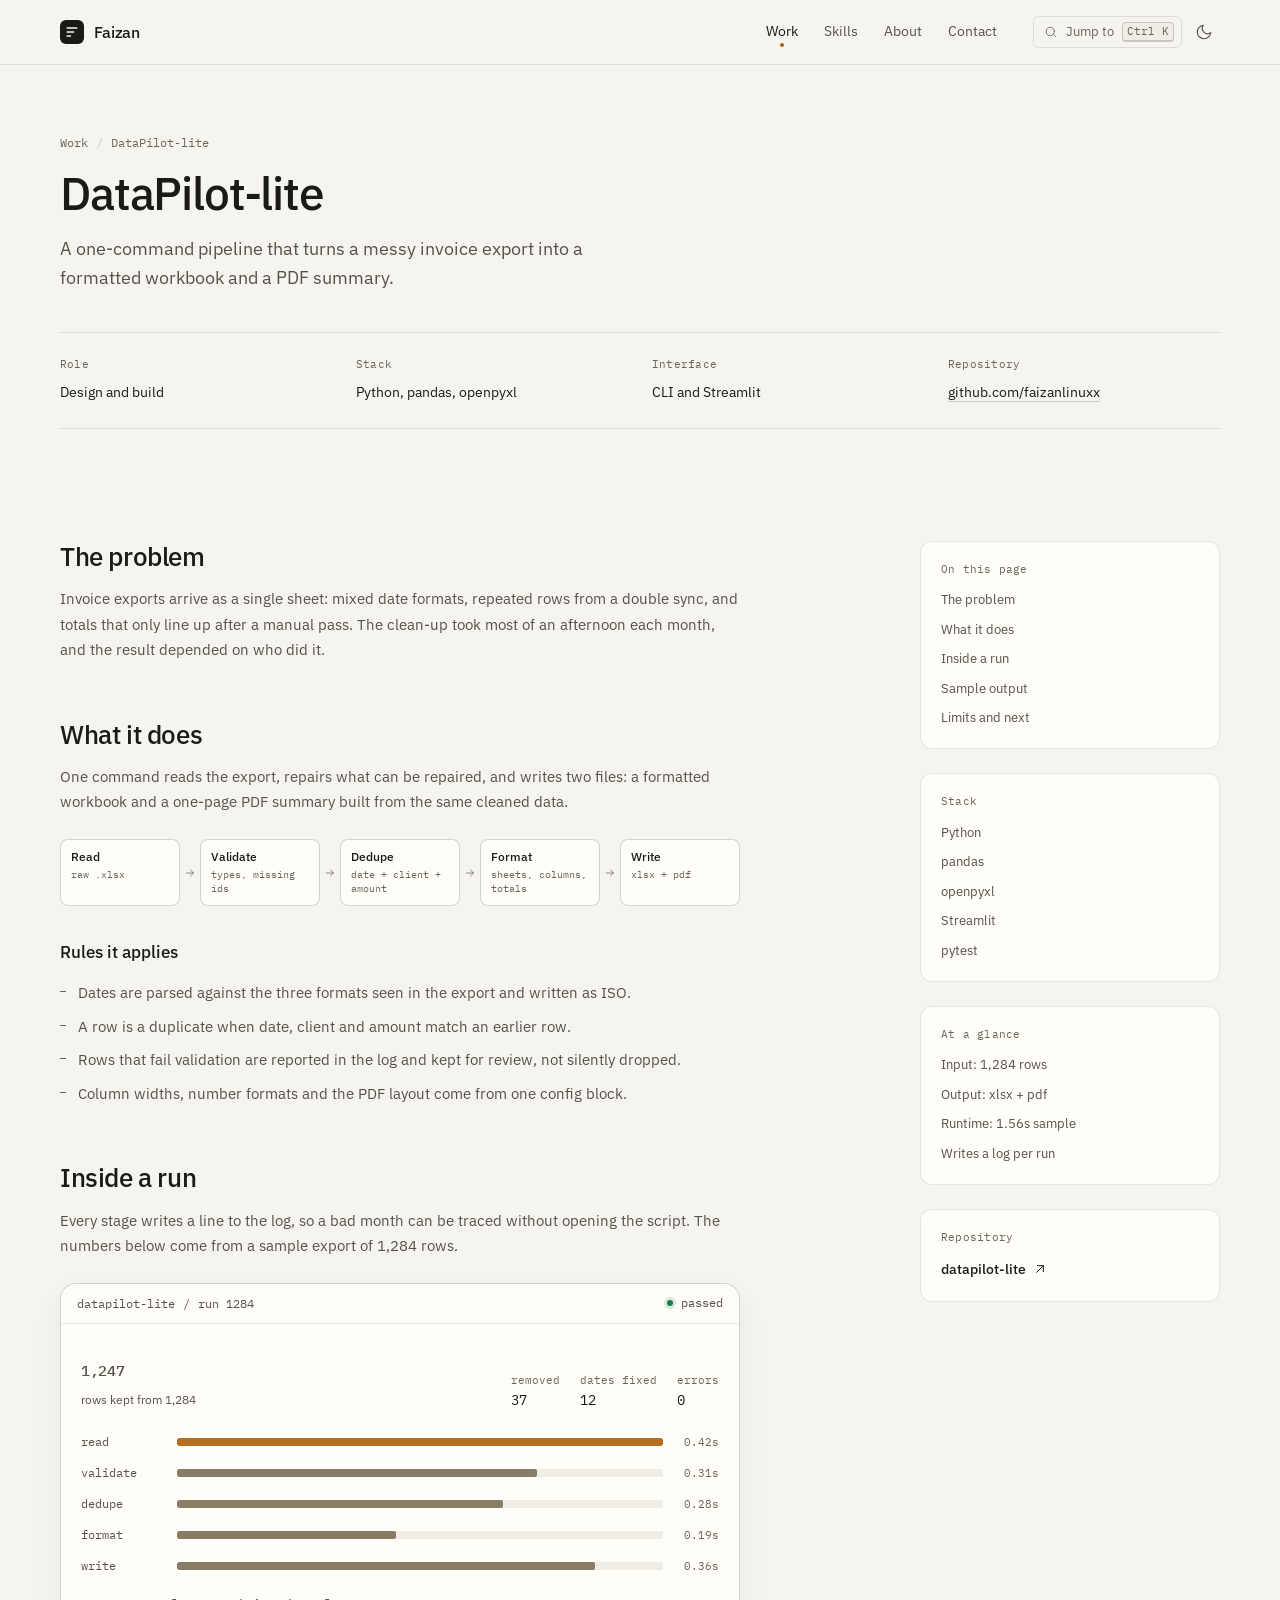
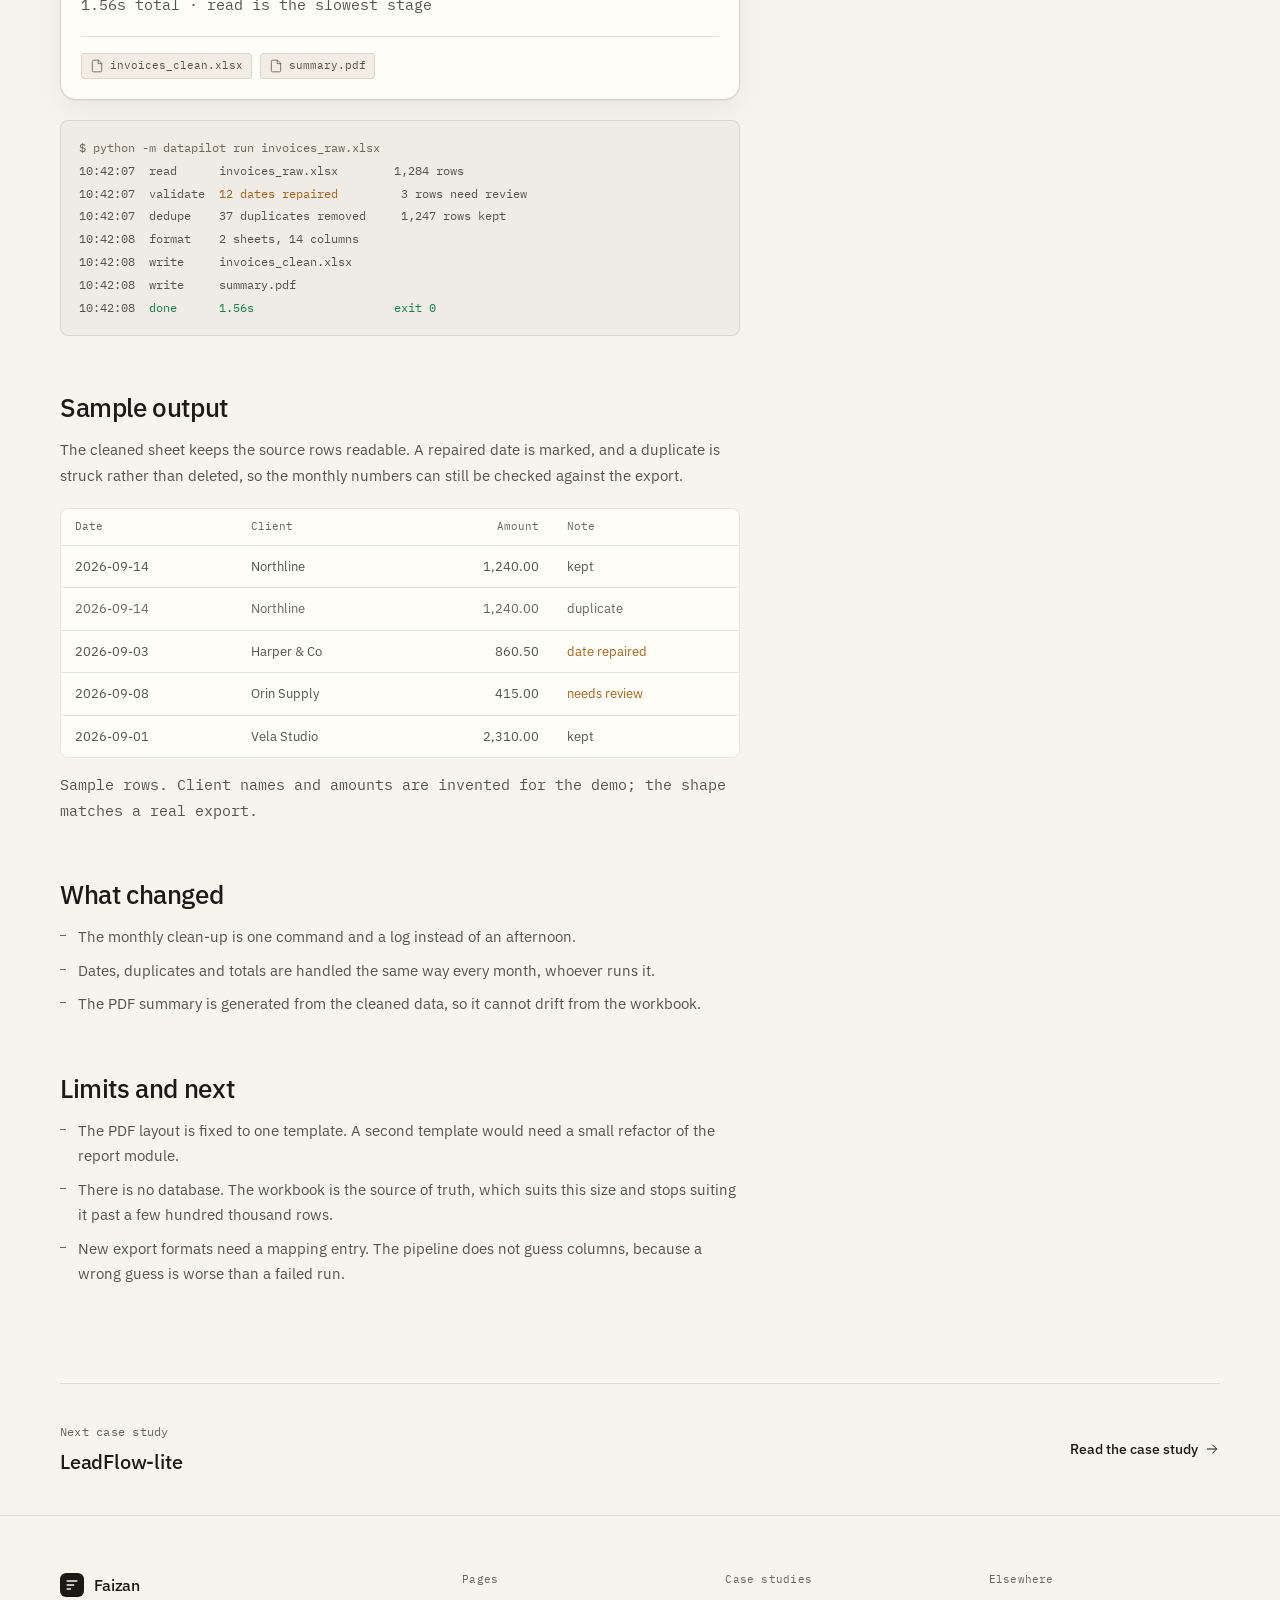
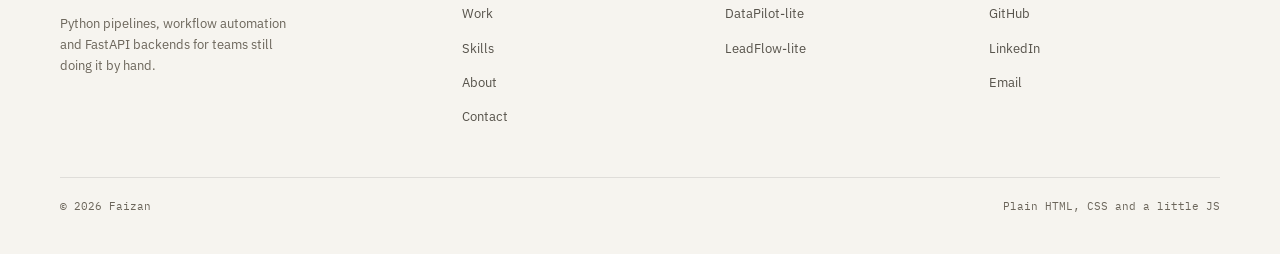
<file: datapilot-lite.html>
<!DOCTYPE html>
<html lang="en" data-theme="dark">
<head>
  <meta charset="UTF-8">
  <meta name="viewport" content="width=device-width, initial-scale=1.0">
  <title>DataPilot-lite — case study — Faizan</title>
  <meta name="description" content="How DataPilot-lite cleans a raw invoice export, repairs dates, removes duplicates and writes a formatted Excel workbook and PDF summary in one run.">
  <meta property="og:type" content="website">
  <meta property="og:title" content="DataPilot-lite — case study — Faizan">
  <meta property="og:description" content="How DataPilot-lite cleans a raw invoice export, repairs dates, removes duplicates and writes a formatted Excel workbook and PDF summary in one run.">
  <meta name="twitter:card" content="summary">
  <link rel="icon" href="assets/favicon.svg" type="image/svg+xml">
  <meta name="theme-color" content="#0b0e12">
  <link rel="preconnect" href="https://fonts.googleapis.com">
  <link rel="preconnect" href="https://fonts.gstatic.com" crossorigin>
  <link href="https://fonts.googleapis.com/css2?family=IBM+Plex+Mono:wght@400;500&family=IBM+Plex+Sans:wght@400;500;600&display=swap" rel="stylesheet">
  <link rel="stylesheet" href="assets/site.css">
  <script>
    (function () {
      try {
        var saved = localStorage.getItem("theme");
        var theme = (saved === "light" || saved === "dark") ? saved : (window.matchMedia("(prefers-color-scheme: light)").matches ? "light" : "dark");
        document.documentElement.dataset.theme = theme;
      } catch (e) {
        document.documentElement.dataset.theme = "dark";
      }
    })();
  </script>
</head>
<body>

  <a class="skip-link" href="#main">Skip to content</a>

  <header class="site-header">
    <div class="wrap site-header__inner">
      <a class="brand" href="index.html" aria-label="Faizan, home">
        <span class="brand__mark" aria-hidden="true">
          <svg viewBox="0 0 20 20" fill="none" stroke="currentColor" stroke-width="2" stroke-linecap="round"><path d="M4 15h4M4 10h8M4 5h12"/></svg>
        </span>
        <span>Faizan</span>
      </a>

      <nav class="nav" aria-label="Main">
        <a href="work.html" aria-current="page">Work</a>
        <a href="skills.html">Skills</a>
        <a href="about.html">About</a>
        <a href="contact.html">Contact</a>
      </nav>

      <div class="header-actions">
        <button class="jump" type="button" data-jump-open aria-label="Jump to a page">
          <svg viewBox="0 0 24 24" fill="none" stroke="currentColor" stroke-width="1.5" stroke-linecap="round" stroke-linejoin="round" aria-hidden="true"><circle cx="11" cy="11" r="7"/><path d="m20 20-3.5-3.5"/></svg>
          <span>Jump to</span>
          <kbd data-jump-key>&#8984;K</kbd>
        </button>
        <button class="icon-btn" type="button" data-theme-toggle aria-label="Switch to light theme">
          <svg class="icon-to-dark" viewBox="0 0 24 24" fill="none" stroke="currentColor" stroke-width="1.5" stroke-linecap="round" stroke-linejoin="round" aria-hidden="true"><path d="M21 12.8A9 9 0 1 1 11.2 3 7 7 0 0 0 21 12.8Z"/></svg>
          <svg class="icon-to-light" viewBox="0 0 24 24" fill="none" stroke="currentColor" stroke-width="1.5" stroke-linecap="round" stroke-linejoin="round" aria-hidden="true"><circle cx="12" cy="12" r="4"/><path d="M12 2v2M12 20v2M4.9 4.9l1.4 1.4M17.7 17.7l1.4 1.4M2 12h2M20 12h2M4.9 19.1l1.4-1.4M17.7 6.3l1.4-1.4"/></svg>
        </button>
        <button class="icon-btn menu-btn" type="button" data-menu-toggle aria-expanded="false" aria-controls="mobile-nav" aria-label="Open menu">
          <svg viewBox="0 0 24 24" fill="none" stroke="currentColor" stroke-width="1.5" stroke-linecap="round" aria-hidden="true"><path d="M4 7h16M4 12h16M4 17h16"/></svg>
        </button>
      </div>
    </div>
  </header>

  <div class="mobile-nav" id="mobile-nav" data-open="false">
    <div class="wrap">
      <a href="work.html" aria-current="page">Work <span>02 case studies</span></a>
      <a href="skills.html">Skills <span>stack and process</span></a>
      <a href="about.html">About <span>how I work</span></a>
      <a href="contact.html">Contact <span>start a build</span></a>
    </div>
  </div>

  <main id="main">

    <header class="page-head">
      <div class="wrap">
        <nav class="crumbs" aria-label="Breadcrumb">
          <a href="work.html">Work</a>
          <span class="sep">/</span>
          <span>DataPilot-lite</span>
        </nav>
        <h1>DataPilot-lite</h1>
        <p class="lede">A one-command pipeline that turns a messy invoice export into a formatted workbook and a PDF summary.</p>

        <dl class="meta">
          <div><dt>Role</dt><dd>Design and build</dd></div>
          <div><dt>Stack</dt><dd>Python, pandas, openpyxl</dd></div>
          <div><dt>Interface</dt><dd>CLI and Streamlit</dd></div>
          <div><dt>Repository</dt><dd><a href="https://github.com/faizanlinuxx/datapilot-lite" target="_blank" rel="noopener">github.com/faizanlinuxx</a></dd></div>
        </dl>
      </div>
    </header>

    <div class="wrap case-layout">

      <article class="prose">
        <h2 id="problem">The problem</h2>
        <p>Invoice exports arrive as a single sheet: mixed date formats, repeated rows from a double sync, and totals that only line up after a manual pass. The clean-up took most of an afternoon each month, and the result depended on who did it.</p>

        <h2 id="what">What it does</h2>
        <p>One command reads the export, repairs what can be repaired, and writes two files: a formatted workbook and a one-page PDF summary built from the same cleaned data.</p>

        <div class="flow" role="img" aria-label="Pipeline stages: read, validate, dedupe, format, write">
          <div class="flow__node"><b>Read</b><span>raw .xlsx</span></div>
          <span class="flow__arrow" aria-hidden="true"><svg viewBox="0 0 24 24" fill="none" stroke="currentColor" stroke-width="1.5" stroke-linecap="round" stroke-linejoin="round"><path d="M5 12h14M13 6l6 6-6 6"/></svg></span>
          <div class="flow__node"><b>Validate</b><span>types, missing ids</span></div>
          <span class="flow__arrow" aria-hidden="true"><svg viewBox="0 0 24 24" fill="none" stroke="currentColor" stroke-width="1.5" stroke-linecap="round" stroke-linejoin="round"><path d="M5 12h14M13 6l6 6-6 6"/></svg></span>
          <div class="flow__node"><b>Dedupe</b><span>date + client + amount</span></div>
          <span class="flow__arrow" aria-hidden="true"><svg viewBox="0 0 24 24" fill="none" stroke="currentColor" stroke-width="1.5" stroke-linecap="round" stroke-linejoin="round"><path d="M5 12h14M13 6l6 6-6 6"/></svg></span>
          <div class="flow__node"><b>Format</b><span>sheets, columns, totals</span></div>
          <span class="flow__arrow" aria-hidden="true"><svg viewBox="0 0 24 24" fill="none" stroke="currentColor" stroke-width="1.5" stroke-linecap="round" stroke-linejoin="round"><path d="M5 12h14M13 6l6 6-6 6"/></svg></span>
          <div class="flow__node"><b>Write</b><span>xlsx + pdf</span></div>
        </div>

        <h3>Rules it applies</h3>
        <ul>
          <li>Dates are parsed against the three formats seen in the export and written as ISO.</li>
          <li>A row is a duplicate when date, client and amount match an earlier row.</li>
          <li>Rows that fail validation are reported in the log and kept for review, not silently dropped.</li>
          <li>Column widths, number formats and the PDF layout come from one config block.</li>
        </ul>

        <h2 id="run">Inside a run</h2>
        <p>Every stage writes a line to the log, so a bad month can be traced without opening the script. The numbers below come from a sample export of 1,284 rows.</p>

        <figure class="runpanel" aria-label="Sample DataPilot-lite run">
          <div class="runpanel__top">
            <span class="runpanel__path">datapilot-lite <span class="sep">/</span> run 1284</span>
            <span class="status"><span class="status__dot" aria-hidden="true"></span> passed</span>
          </div>
          <div class="runpanel__body">
            <div class="runpanel__summary">
              <p class="runpanel__figure">1,247 <span>rows kept from 1,284</span></p>
              <dl class="runpanel__stats">
                <div><dt>removed</dt><dd>37</dd></div>
                <div><dt>dates fixed</dt><dd>12</dd></div>
                <div><dt>errors</dt><dd>0</dd></div>
              </dl>
            </div>

            <ol class="trace" aria-label="Stage durations">
              <li class="trace__row is-slow">
                <span class="trace__label">read</span>
                <span class="trace__track"><span class="trace__fill" style="width:100%"></span></span>
                <span class="trace__ms">0.42s</span>
              </li>
              <li class="trace__row">
                <span class="trace__label">validate</span>
                <span class="trace__track"><span class="trace__fill" style="width:74%"></span></span>
                <span class="trace__ms">0.31s</span>
              </li>
              <li class="trace__row">
                <span class="trace__label">dedupe</span>
                <span class="trace__track"><span class="trace__fill" style="width:67%"></span></span>
                <span class="trace__ms">0.28s</span>
              </li>
              <li class="trace__row">
                <span class="trace__label">format</span>
                <span class="trace__track"><span class="trace__fill" style="width:45%"></span></span>
                <span class="trace__ms">0.19s</span>
              </li>
              <li class="trace__row">
                <span class="trace__label">write</span>
                <span class="trace__track"><span class="trace__fill" style="width:86%"></span></span>
                <span class="trace__ms">0.36s</span>
              </li>
            </ol>

            <p class="meta-line runpanel__caption">1.56s total &middot; read is the slowest stage</p>

            <div class="runpanel__foot">
              <span class="file">
                <svg viewBox="0 0 24 24" fill="none" stroke="currentColor" stroke-width="1.5" stroke-linecap="round" stroke-linejoin="round" aria-hidden="true"><path d="M14 2H6a2 2 0 0 0-2 2v16a2 2 0 0 0 2 2h12a2 2 0 0 0 2-2V8Z"/><path d="M14 2v6h6"/></svg>
                invoices_clean.xlsx
              </span>
              <span class="file">
                <svg viewBox="0 0 24 24" fill="none" stroke="currentColor" stroke-width="1.5" stroke-linecap="round" stroke-linejoin="round" aria-hidden="true"><path d="M14 2H6a2 2 0 0 0-2 2v16a2 2 0 0 0 2 2h12a2 2 0 0 0 2-2V8Z"/><path d="M14 2v6h6"/></svg>
                summary.pdf
              </span>
            </div>
          </div>
        </figure>

        <div class="log" aria-label="Run log">
          <span class="dim">$ python -m datapilot run invoices_raw.xlsx</span>
          <span>10:42:07  read      invoices_raw.xlsx        1,284 rows</span>
          <span>10:42:07  validate  <span class="warn">12 dates repaired</span>         3 rows need review</span>
          <span>10:42:07  dedupe    37 duplicates removed     1,247 rows kept</span>
          <span>10:42:08  format    2 sheets, 14 columns</span>
          <span>10:42:08  write     invoices_clean.xlsx</span>
          <span>10:42:08  write     summary.pdf</span>
          <span>10:42:08  <span class="ok">done      1.56s                    exit 0</span></span>
        </div>

        <h2 id="output">Sample output</h2>
        <p>The cleaned sheet keeps the source rows readable. A repaired date is marked, and a duplicate is struck rather than deleted, so the monthly numbers can still be checked against the export.</p>

        <div class="table-wrap">
          <table class="dtable">
            <thead>
              <tr><th>Date</th><th>Client</th><th class="num">Amount</th><th>Note</th></tr>
            </thead>
            <tbody>
              <tr><td>2026-09-14</td><td>Northline</td><td class="num">1,240.00</td><td>kept</td></tr>
              <tr class="is-muted"><td>2026-09-14</td><td>Northline</td><td class="num">1,240.00</td><td>duplicate</td></tr>
              <tr><td>2026-09-03</td><td>Harper &amp; Co</td><td class="num">860.50</td><td class="fix">date repaired</td></tr>
              <tr><td>2026-09-08</td><td>Orin Supply</td><td class="num">415.00</td><td class="fix">needs review</td></tr>
              <tr><td>2026-09-01</td><td>Vela Studio</td><td class="num">2,310.00</td><td>kept</td></tr>
            </tbody>
          </table>
        </div>
        <p class="table-caption">Sample rows. Client names and amounts are invented for the demo; the shape matches a real export.</p>

        <h2 id="changed">What changed</h2>
        <ul>
          <li>The monthly clean-up is one command and a log instead of an afternoon.</li>
          <li>Dates, duplicates and totals are handled the same way every month, whoever runs it.</li>
          <li>The PDF summary is generated from the cleaned data, so it cannot drift from the workbook.</li>
        </ul>

        <h2 id="limits">Limits and next</h2>
        <ul>
          <li>The PDF layout is fixed to one template. A second template would need a small refactor of the report module.</li>
          <li>There is no database. The workbook is the source of truth, which suits this size and stops suiting it past a few hundred thousand rows.</li>
          <li>New export formats need a mapping entry. The pipeline does not guess columns, because a wrong guess is worse than a failed run.</li>
        </ul>
      </article>

      <aside class="aside">
        <div class="aside__block aside__toc">
          <h2>On this page</h2>
          <ul>
            <li><a href="#problem">The problem</a></li>
            <li><a href="#what">What it does</a></li>
            <li><a href="#run">Inside a run</a></li>
            <li><a href="#output">Sample output</a></li>
            <li><a href="#limits">Limits and next</a></li>
          </ul>
        </div>
        <div class="aside__block">
          <h2>Stack</h2>
          <ul>
            <li>Python</li>
            <li>pandas</li>
            <li>openpyxl</li>
            <li>Streamlit</li>
            <li>pytest</li>
          </ul>
        </div>
        <div class="aside__block">
          <h2>At a glance</h2>
          <ul>
            <li>Input: 1,284 rows</li>
            <li>Output: xlsx + pdf</li>
            <li>Runtime: 1.56s sample</li>
            <li>Writes a log per run</li>
          </ul>
        </div>
        <div class="aside__block">
          <h2>Repository</h2>
          <div class="aside__links">
            <a class="text-link" href="https://github.com/faizanlinuxx/datapilot-lite" target="_blank" rel="noopener">
              datapilot-lite
              <svg viewBox="0 0 24 24" fill="none" stroke="currentColor" stroke-width="1.5" stroke-linecap="round" stroke-linejoin="round" aria-hidden="true"><path d="M7 17 17 7M8 7h9v9"/></svg>
            </a>
          </div>
        </div>
      </aside>

    </div>

    <div class="wrap">
      <a class="next-case" href="leadflow-lite.html">
        <div>
          <p class="eyebrow">Next case study</p>
          <p class="h3">LeadFlow-lite</p>
        </div>
        <span class="text-link">
          Read the case study
          <svg viewBox="0 0 24 24" fill="none" stroke="currentColor" stroke-width="1.5" stroke-linecap="round" stroke-linejoin="round" aria-hidden="true"><path d="M5 12h14M13 6l6 6-6 6"/></svg>
        </span>
      </a>
    </div>

  </main>

  <footer class="site-footer">
    <div class="wrap">
      <div class="footer__grid">
        <div>
          <a class="brand" href="index.html" aria-label="Faizan, home">
            <span class="brand__mark" aria-hidden="true">
              <svg viewBox="0 0 20 20" fill="none" stroke="currentColor" stroke-width="2" stroke-linecap="round"><path d="M4 15h4M4 10h8M4 5h12"/></svg>
            </span>
            <span>Faizan</span>
          </a>
          <p class="footer__tagline">Python pipelines, workflow automation and FastAPI backends for teams still doing it by hand.</p>
        </div>
        <div class="footer">
          <h3>Pages</h3>
          <ul>
            <li><a href="work.html">Work</a></li>
            <li><a href="skills.html">Skills</a></li>
            <li><a href="about.html">About</a></li>
            <li><a href="contact.html">Contact</a></li>
          </ul>
        </div>
        <div class="footer">
          <h3>Case studies</h3>
          <ul>
            <li><a href="datapilot-lite.html">DataPilot-lite</a></li>
            <li><a href="leadflow-lite.html">LeadFlow-lite</a></li>
          </ul>
        </div>
        <div class="footer">
          <h3>Elsewhere</h3>
          <ul>
            <li><a href="https://github.com/faizanlinuxx" target="_blank" rel="noopener">GitHub</a></li>
            <li><a href="https://linkedin.com/in/faizanlinuxx" target="_blank" rel="noopener">LinkedIn</a></li>
            <li><a href="mailto:faizanlinuxx@gmail.com">Email</a></li>
          </ul>
        </div>
      </div>
      <div class="footer__bottom">
        <span>&copy; 2026 Faizan</span>
        <span>Plain HTML, CSS and a little JS</span>
      </div>
    </div>
  </footer>

  <dialog class="cmdk" id="quick-jump" aria-label="Jump to a page">
    <div class="cmdk__field">
      <svg viewBox="0 0 24 24" fill="none" stroke="currentColor" stroke-width="1.5" stroke-linecap="round" stroke-linejoin="round" aria-hidden="true"><circle cx="11" cy="11" r="7"/><path d="m20 20-3.5-3.5"/></svg>
      <input id="jump-input" type="text" placeholder="Jump to" autocomplete="off" spellcheck="false">
    </div>
    <div class="cmdk__list" id="jump-list">
      <div><a href="index.html" data-keywords="home start">Home <span>Start</span></a></div>
      <div><a href="work.html" data-keywords="projects case studies">Work <span>Case studies</span></a></div>
      <div><a href="skills.html" data-keywords="stack tools process">Skills <span>Stack</span></a></div>
      <div><a href="about.html" data-keywords="bio engagements faq">About <span>How I work</span></a></div>
      <div><a href="contact.html" data-keywords="email brief hire">Contact <span>Start a build</span></a></div>
      <div><a href="datapilot-lite.html" data-keywords="excel pandas pipeline">DataPilot-lite <span>Case study</span></a></div>
      <div><a href="leadflow-lite.html" data-keywords="n8n leads gemini">LeadFlow-lite <span>Case study</span></a></div>
    </div>
    <p class="cmdk__empty" id="jump-empty" hidden>No page matches that</p>
    <div class="cmdk__hint"><span>Enter to open</span><span>Esc to close</span></div>
  </dialog>

  <script src="assets/site.js"></script>
</body>
</html>
</file>
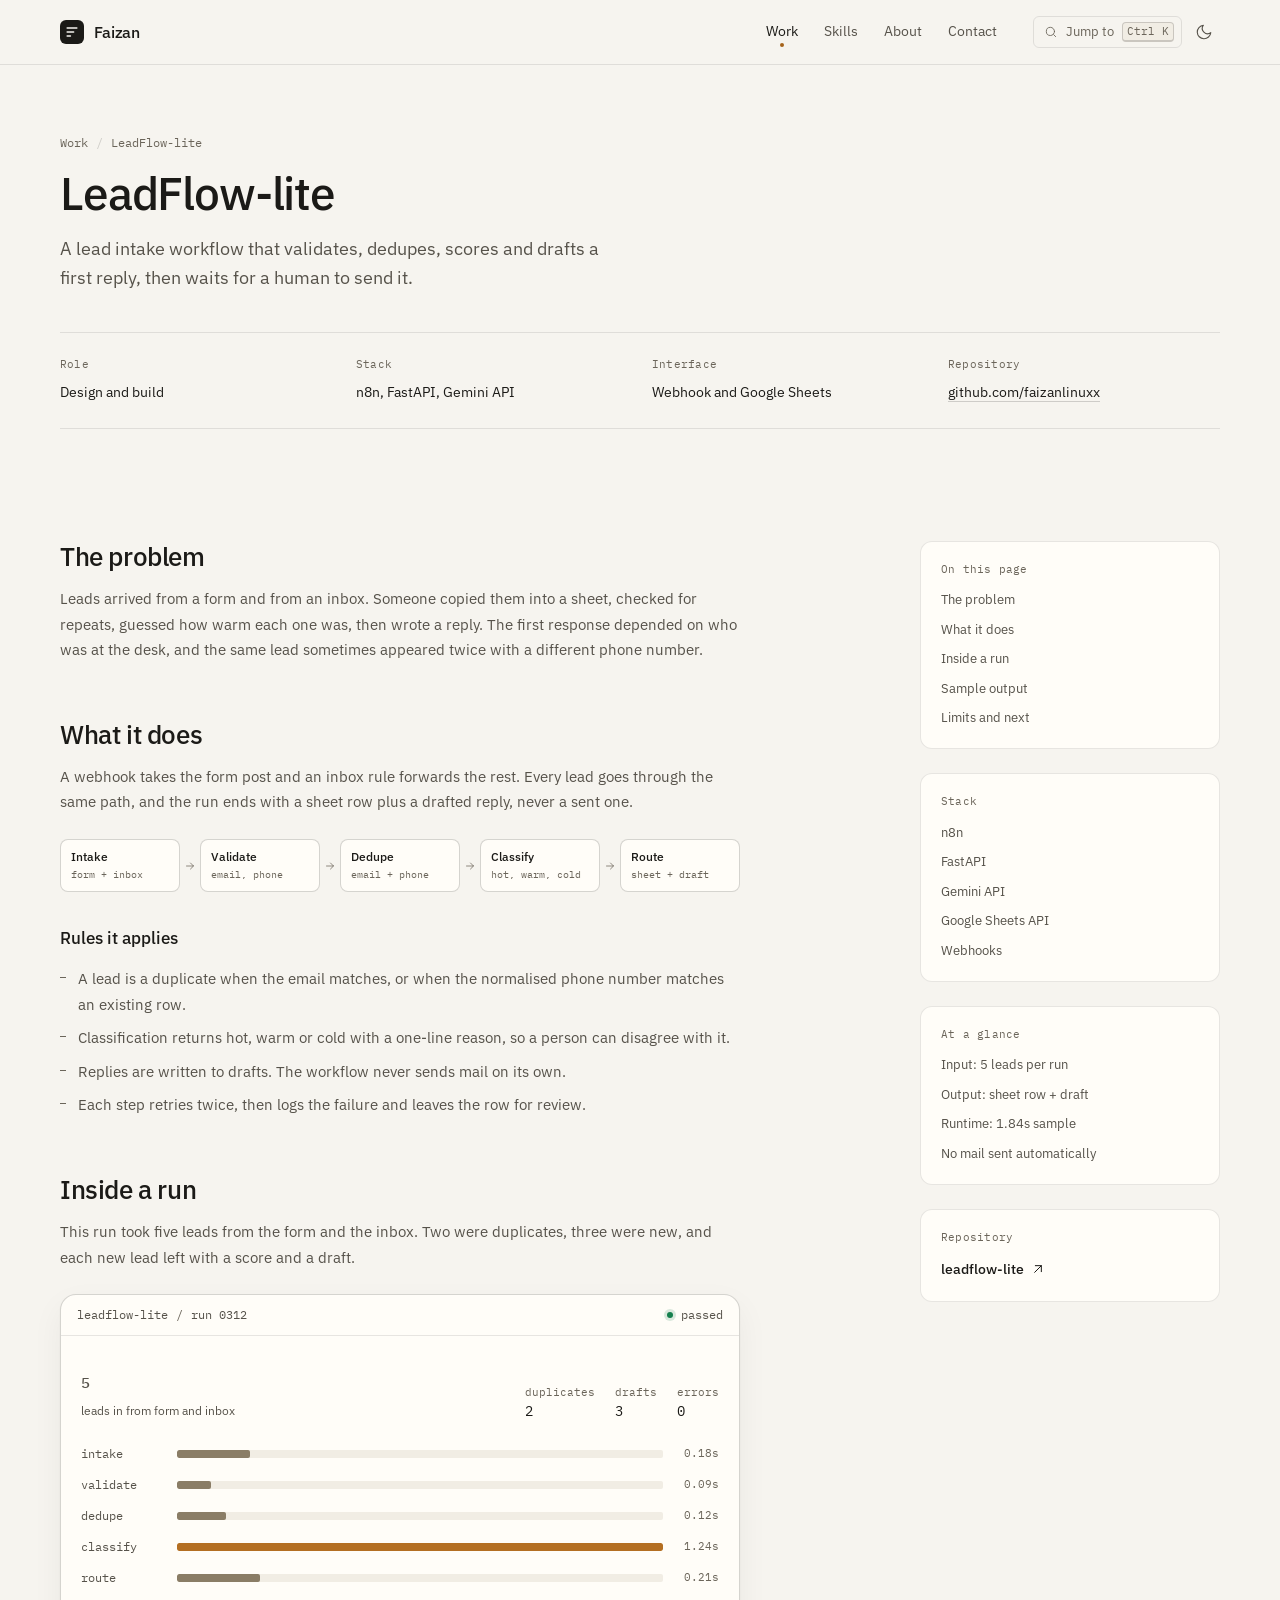
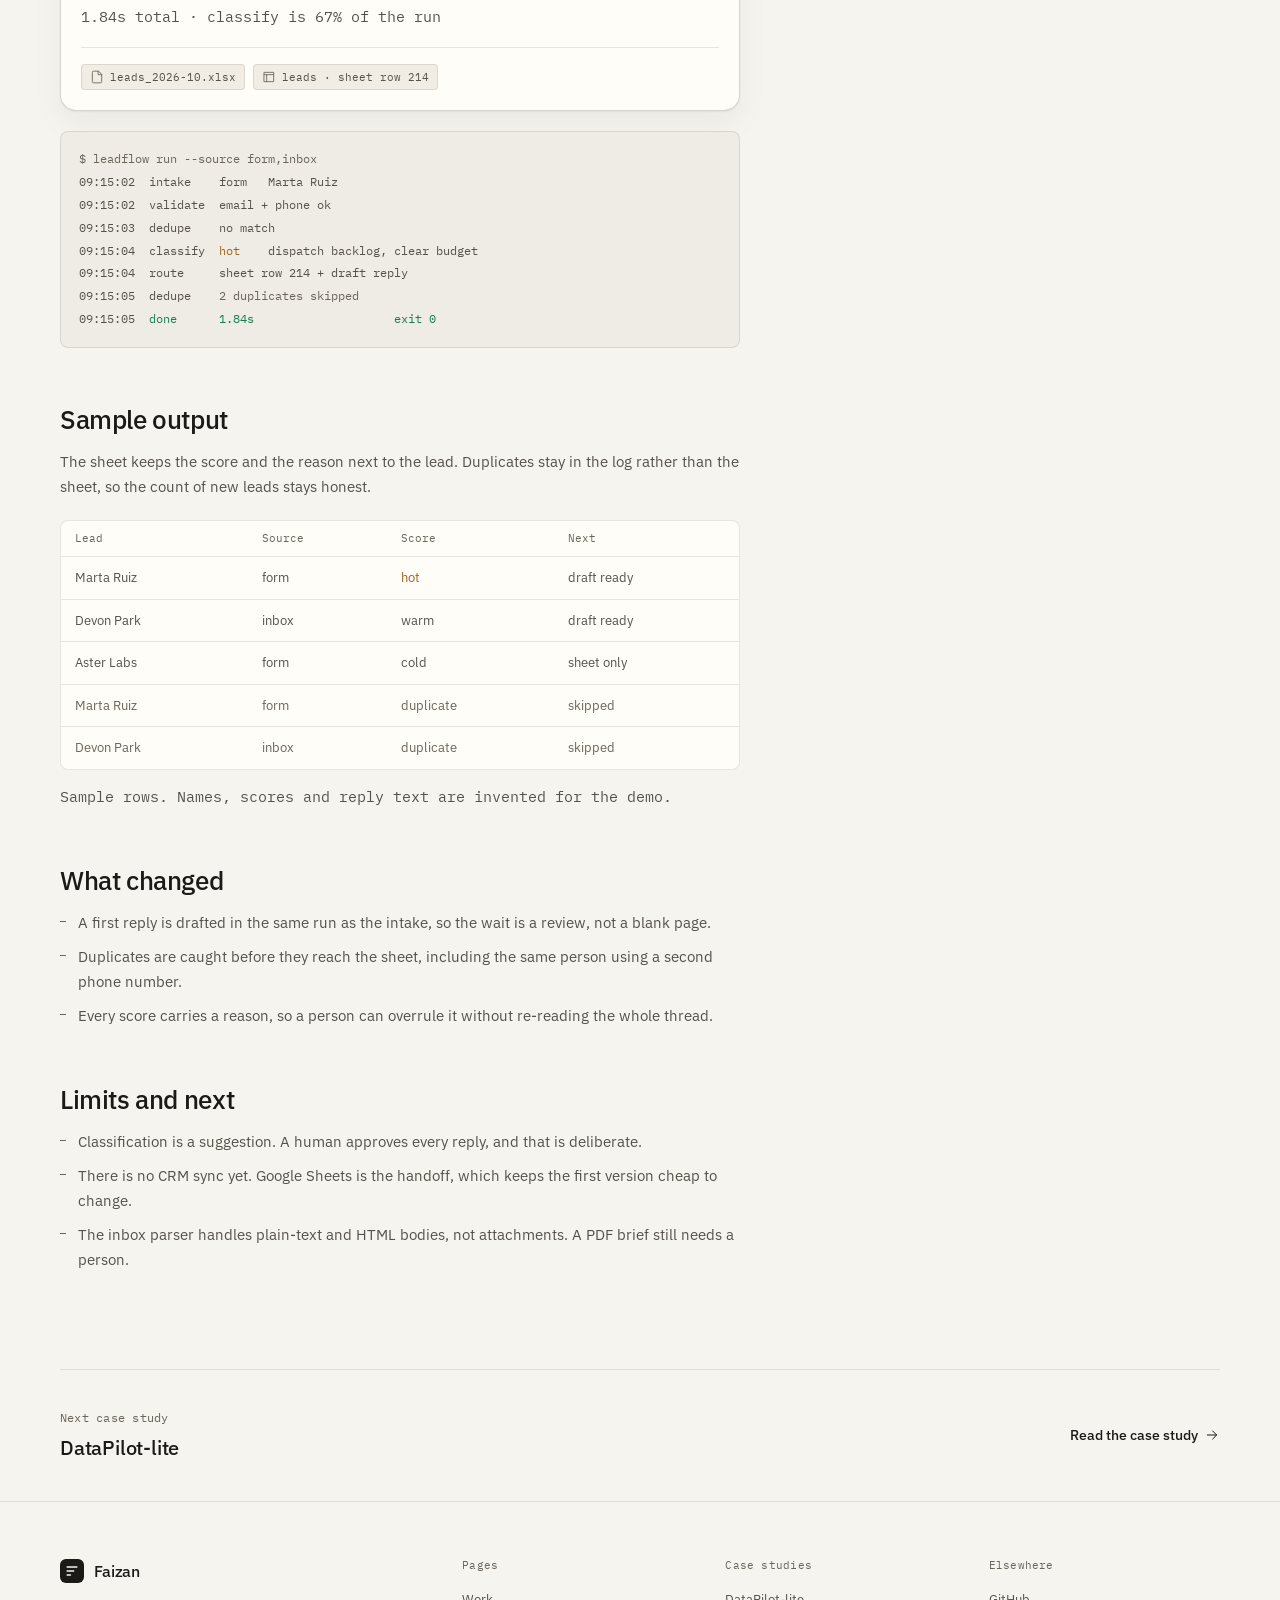
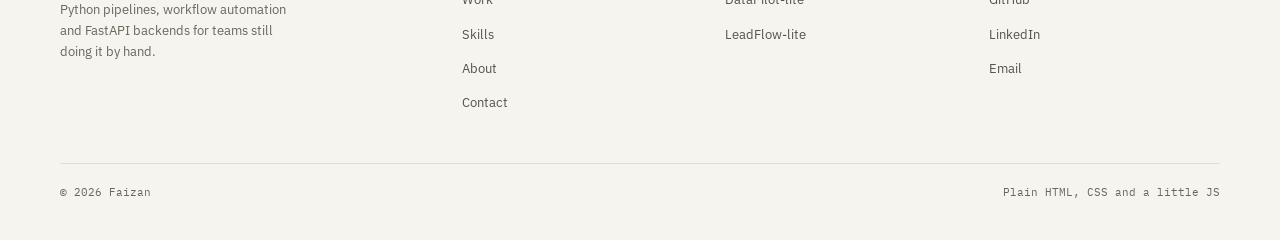
<file: leadflow-lite.html>
<!DOCTYPE html>
<html lang="en" data-theme="dark">
<head>
  <meta charset="UTF-8">
  <meta name="viewport" content="width=device-width, initial-scale=1.0">
  <title>LeadFlow-lite — case study — Faizan</title>
  <meta name="description" content="How LeadFlow-lite validates, dedupes, scores and routes incoming leads, then drafts a first reply for a human to review.">
  <meta property="og:type" content="website">
  <meta property="og:title" content="LeadFlow-lite — case study — Faizan">
  <meta property="og:description" content="How LeadFlow-lite validates, dedupes, scores and routes incoming leads, then drafts a first reply for a human to review.">
  <meta name="twitter:card" content="summary">
  <link rel="icon" href="assets/favicon.svg" type="image/svg+xml">
  <meta name="theme-color" content="#0b0e12">
  <link rel="preconnect" href="https://fonts.googleapis.com">
  <link rel="preconnect" href="https://fonts.gstatic.com" crossorigin>
  <link href="https://fonts.googleapis.com/css2?family=IBM+Plex+Mono:wght@400;500&family=IBM+Plex+Sans:wght@400;500;600&display=swap" rel="stylesheet">
  <link rel="stylesheet" href="assets/site.css">
  <script>
    (function () {
      try {
        var saved = localStorage.getItem("theme");
        var theme = (saved === "light" || saved === "dark") ? saved : (window.matchMedia("(prefers-color-scheme: light)").matches ? "light" : "dark");
        document.documentElement.dataset.theme = theme;
      } catch (e) {
        document.documentElement.dataset.theme = "dark";
      }
    })();
  </script>
</head>
<body>

  <a class="skip-link" href="#main">Skip to content</a>

  <header class="site-header">
    <div class="wrap site-header__inner">
      <a class="brand" href="index.html" aria-label="Faizan, home">
        <span class="brand__mark" aria-hidden="true">
          <svg viewBox="0 0 20 20" fill="none" stroke="currentColor" stroke-width="2" stroke-linecap="round"><path d="M4 15h4M4 10h8M4 5h12"/></svg>
        </span>
        <span>Faizan</span>
      </a>

      <nav class="nav" aria-label="Main">
        <a href="work.html" aria-current="page">Work</a>
        <a href="skills.html">Skills</a>
        <a href="about.html">About</a>
        <a href="contact.html">Contact</a>
      </nav>

      <div class="header-actions">
        <button class="jump" type="button" data-jump-open aria-label="Jump to a page">
          <svg viewBox="0 0 24 24" fill="none" stroke="currentColor" stroke-width="1.5" stroke-linecap="round" stroke-linejoin="round" aria-hidden="true"><circle cx="11" cy="11" r="7"/><path d="m20 20-3.5-3.5"/></svg>
          <span>Jump to</span>
          <kbd data-jump-key>&#8984;K</kbd>
        </button>
        <button class="icon-btn" type="button" data-theme-toggle aria-label="Switch to light theme">
          <svg class="icon-to-dark" viewBox="0 0 24 24" fill="none" stroke="currentColor" stroke-width="1.5" stroke-linecap="round" stroke-linejoin="round" aria-hidden="true"><path d="M21 12.8A9 9 0 1 1 11.2 3 7 7 0 0 0 21 12.8Z"/></svg>
          <svg class="icon-to-light" viewBox="0 0 24 24" fill="none" stroke="currentColor" stroke-width="1.5" stroke-linecap="round" stroke-linejoin="round" aria-hidden="true"><circle cx="12" cy="12" r="4"/><path d="M12 2v2M12 20v2M4.9 4.9l1.4 1.4M17.7 17.7l1.4 1.4M2 12h2M20 12h2M4.9 19.1l1.4-1.4M17.7 6.3l1.4-1.4"/></svg>
        </button>
        <button class="icon-btn menu-btn" type="button" data-menu-toggle aria-expanded="false" aria-controls="mobile-nav" aria-label="Open menu">
          <svg viewBox="0 0 24 24" fill="none" stroke="currentColor" stroke-width="1.5" stroke-linecap="round" aria-hidden="true"><path d="M4 7h16M4 12h16M4 17h16"/></svg>
        </button>
      </div>
    </div>
  </header>

  <div class="mobile-nav" id="mobile-nav" data-open="false">
    <div class="wrap">
      <a href="work.html" aria-current="page">Work <span>02 case studies</span></a>
      <a href="skills.html">Skills <span>stack and process</span></a>
      <a href="about.html">About <span>how I work</span></a>
      <a href="contact.html">Contact <span>start a build</span></a>
    </div>
  </div>

  <main id="main">

    <header class="page-head">
      <div class="wrap">
        <nav class="crumbs" aria-label="Breadcrumb">
          <a href="work.html">Work</a>
          <span class="sep">/</span>
          <span>LeadFlow-lite</span>
        </nav>
        <h1>LeadFlow-lite</h1>
        <p class="lede">A lead intake workflow that validates, dedupes, scores and drafts a first reply, then waits for a human to send it.</p>

        <dl class="meta">
          <div><dt>Role</dt><dd>Design and build</dd></div>
          <div><dt>Stack</dt><dd>n8n, FastAPI, Gemini API</dd></div>
          <div><dt>Interface</dt><dd>Webhook and Google Sheets</dd></div>
          <div><dt>Repository</dt><dd><a href="https://github.com/faizanlinuxx/leadflow-lite" target="_blank" rel="noopener">github.com/faizanlinuxx</a></dd></div>
        </dl>
      </div>
    </header>

    <div class="wrap case-layout">

      <article class="prose">
        <h2 id="problem">The problem</h2>
        <p>Leads arrived from a form and from an inbox. Someone copied them into a sheet, checked for repeats, guessed how warm each one was, then wrote a reply. The first response depended on who was at the desk, and the same lead sometimes appeared twice with a different phone number.</p>

        <h2 id="what">What it does</h2>
        <p>A webhook takes the form post and an inbox rule forwards the rest. Every lead goes through the same path, and the run ends with a sheet row plus a drafted reply, never a sent one.</p>

        <div class="flow" role="img" aria-label="Workflow stages: intake, validate, dedupe, classify, route">
          <div class="flow__node"><b>Intake</b><span>form + inbox</span></div>
          <span class="flow__arrow" aria-hidden="true"><svg viewBox="0 0 24 24" fill="none" stroke="currentColor" stroke-width="1.5" stroke-linecap="round" stroke-linejoin="round"><path d="M5 12h14M13 6l6 6-6 6"/></svg></span>
          <div class="flow__node"><b>Validate</b><span>email, phone</span></div>
          <span class="flow__arrow" aria-hidden="true"><svg viewBox="0 0 24 24" fill="none" stroke="currentColor" stroke-width="1.5" stroke-linecap="round" stroke-linejoin="round"><path d="M5 12h14M13 6l6 6-6 6"/></svg></span>
          <div class="flow__node"><b>Dedupe</b><span>email + phone</span></div>
          <span class="flow__arrow" aria-hidden="true"><svg viewBox="0 0 24 24" fill="none" stroke="currentColor" stroke-width="1.5" stroke-linecap="round" stroke-linejoin="round"><path d="M5 12h14M13 6l6 6-6 6"/></svg></span>
          <div class="flow__node"><b>Classify</b><span>hot, warm, cold</span></div>
          <span class="flow__arrow" aria-hidden="true"><svg viewBox="0 0 24 24" fill="none" stroke="currentColor" stroke-width="1.5" stroke-linecap="round" stroke-linejoin="round"><path d="M5 12h14M13 6l6 6-6 6"/></svg></span>
          <div class="flow__node"><b>Route</b><span>sheet + draft</span></div>
        </div>

        <h3>Rules it applies</h3>
        <ul>
          <li>A lead is a duplicate when the email matches, or when the normalised phone number matches an existing row.</li>
          <li>Classification returns hot, warm or cold with a one-line reason, so a person can disagree with it.</li>
          <li>Replies are written to drafts. The workflow never sends mail on its own.</li>
          <li>Each step retries twice, then logs the failure and leaves the row for review.</li>
        </ul>

        <h2 id="run">Inside a run</h2>
        <p>This run took five leads from the form and the inbox. Two were duplicates, three were new, and each new lead left with a score and a draft.</p>

        <figure class="runpanel" aria-label="Sample LeadFlow-lite run">
          <div class="runpanel__top">
            <span class="runpanel__path">leadflow-lite <span class="sep">/</span> run 0312</span>
            <span class="status"><span class="status__dot" aria-hidden="true"></span> passed</span>
          </div>
          <div class="runpanel__body">
            <div class="runpanel__summary">
              <p class="runpanel__figure">5 <span>leads in from form and inbox</span></p>
              <dl class="runpanel__stats">
                <div><dt>duplicates</dt><dd>2</dd></div>
                <div><dt>drafts</dt><dd>3</dd></div>
                <div><dt>errors</dt><dd>0</dd></div>
              </dl>
            </div>

            <ol class="trace" aria-label="Stage durations">
              <li class="trace__row">
                <span class="trace__label">intake</span>
                <span class="trace__track"><span class="trace__fill" style="width:15%"></span></span>
                <span class="trace__ms">0.18s</span>
              </li>
              <li class="trace__row">
                <span class="trace__label">validate</span>
                <span class="trace__track"><span class="trace__fill" style="width:7%"></span></span>
                <span class="trace__ms">0.09s</span>
              </li>
              <li class="trace__row">
                <span class="trace__label">dedupe</span>
                <span class="trace__track"><span class="trace__fill" style="width:10%"></span></span>
                <span class="trace__ms">0.12s</span>
              </li>
              <li class="trace__row is-slow">
                <span class="trace__label">classify</span>
                <span class="trace__track"><span class="trace__fill" style="width:100%"></span></span>
                <span class="trace__ms">1.24s</span>
              </li>
              <li class="trace__row">
                <span class="trace__label">route</span>
                <span class="trace__track"><span class="trace__fill" style="width:17%"></span></span>
                <span class="trace__ms">0.21s</span>
              </li>
            </ol>

            <p class="meta-line runpanel__caption">1.84s total &middot; classify is 67% of the run</p>

            <div class="runpanel__foot">
              <span class="file">
                <svg viewBox="0 0 24 24" fill="none" stroke="currentColor" stroke-width="1.5" stroke-linecap="round" stroke-linejoin="round" aria-hidden="true"><path d="M14 2H6a2 2 0 0 0-2 2v16a2 2 0 0 0 2 2h12a2 2 0 0 0 2-2V8Z"/><path d="M14 2v6h6"/></svg>
                leads_2026-10.xlsx
              </span>
              <span class="file">
                <svg viewBox="0 0 24 24" fill="none" stroke="currentColor" stroke-width="1.5" stroke-linecap="round" stroke-linejoin="round" aria-hidden="true"><path d="M4 4h16v16H4z"/><path d="M4 8h16M8 8v12"/></svg>
                leads &middot; sheet row 214
              </span>
            </div>
          </div>
        </figure>

        <div class="log" aria-label="Run log">
          <span class="dim">$ leadflow run --source form,inbox</span>
          <span>09:15:02  intake    form   Marta Ruiz</span>
          <span>09:15:02  validate  email + phone ok</span>
          <span>09:15:03  dedupe    no match</span>
          <span>09:15:04  classify  <span class="warn">hot</span>    dispatch backlog, clear budget</span>
          <span>09:15:04  route     sheet row 214 + draft reply</span>
          <span>09:15:05  dedupe    <span class="dim">2 duplicates skipped</span></span>
          <span>09:15:05  <span class="ok">done      1.84s                    exit 0</span></span>
        </div>

        <h2 id="output">Sample output</h2>
        <p>The sheet keeps the score and the reason next to the lead. Duplicates stay in the log rather than the sheet, so the count of new leads stays honest.</p>

        <div class="table-wrap">
          <table class="dtable">
            <thead>
              <tr><th>Lead</th><th>Source</th><th>Score</th><th>Next</th></tr>
            </thead>
            <tbody>
              <tr><td>Marta Ruiz</td><td>form</td><td class="fix">hot</td><td>draft ready</td></tr>
              <tr><td>Devon Park</td><td>inbox</td><td>warm</td><td>draft ready</td></tr>
              <tr><td>Aster Labs</td><td>form</td><td>cold</td><td>sheet only</td></tr>
              <tr class="is-muted"><td>Marta Ruiz</td><td>form</td><td>duplicate</td><td>skipped</td></tr>
              <tr class="is-muted"><td>Devon Park</td><td>inbox</td><td>duplicate</td><td>skipped</td></tr>
            </tbody>
          </table>
        </div>
        <p class="table-caption">Sample rows. Names, scores and reply text are invented for the demo.</p>

        <h2 id="changed">What changed</h2>
        <ul>
          <li>A first reply is drafted in the same run as the intake, so the wait is a review, not a blank page.</li>
          <li>Duplicates are caught before they reach the sheet, including the same person using a second phone number.</li>
          <li>Every score carries a reason, so a person can overrule it without re-reading the whole thread.</li>
        </ul>

        <h2 id="limits">Limits and next</h2>
        <ul>
          <li>Classification is a suggestion. A human approves every reply, and that is deliberate.</li>
          <li>There is no CRM sync yet. Google Sheets is the handoff, which keeps the first version cheap to change.</li>
          <li>The inbox parser handles plain-text and HTML bodies, not attachments. A PDF brief still needs a person.</li>
        </ul>
      </article>

      <aside class="aside">
        <div class="aside__block aside__toc">
          <h2>On this page</h2>
          <ul>
            <li><a href="#problem">The problem</a></li>
            <li><a href="#what">What it does</a></li>
            <li><a href="#run">Inside a run</a></li>
            <li><a href="#output">Sample output</a></li>
            <li><a href="#limits">Limits and next</a></li>
          </ul>
        </div>
        <div class="aside__block">
          <h2>Stack</h2>
          <ul>
            <li>n8n</li>
            <li>FastAPI</li>
            <li>Gemini API</li>
            <li>Google Sheets API</li>
            <li>Webhooks</li>
          </ul>
        </div>
        <div class="aside__block">
          <h2>At a glance</h2>
          <ul>
            <li>Input: 5 leads per run</li>
            <li>Output: sheet row + draft</li>
            <li>Runtime: 1.84s sample</li>
            <li>No mail sent automatically</li>
          </ul>
        </div>
        <div class="aside__block">
          <h2>Repository</h2>
          <div class="aside__links">
            <a class="text-link" href="https://github.com/faizanlinuxx/leadflow-lite" target="_blank" rel="noopener">
              leadflow-lite
              <svg viewBox="0 0 24 24" fill="none" stroke="currentColor" stroke-width="1.5" stroke-linecap="round" stroke-linejoin="round" aria-hidden="true"><path d="M7 17 17 7M8 7h9v9"/></svg>
            </a>
          </div>
        </div>
      </aside>

    </div>

    <div class="wrap">
      <a class="next-case" href="datapilot-lite.html">
        <div>
          <p class="eyebrow">Next case study</p>
          <p class="h3">DataPilot-lite</p>
        </div>
        <span class="text-link">
          Read the case study
          <svg viewBox="0 0 24 24" fill="none" stroke="currentColor" stroke-width="1.5" stroke-linecap="round" stroke-linejoin="round" aria-hidden="true"><path d="M5 12h14M13 6l6 6-6 6"/></svg>
        </span>
      </a>
    </div>

  </main>

  <footer class="site-footer">
    <div class="wrap">
      <div class="footer__grid">
        <div>
          <a class="brand" href="index.html" aria-label="Faizan, home">
            <span class="brand__mark" aria-hidden="true">
              <svg viewBox="0 0 20 20" fill="none" stroke="currentColor" stroke-width="2" stroke-linecap="round"><path d="M4 15h4M4 10h8M4 5h12"/></svg>
            </span>
            <span>Faizan</span>
          </a>
          <p class="footer__tagline">Python pipelines, workflow automation and FastAPI backends for teams still doing it by hand.</p>
        </div>
        <div class="footer">
          <h3>Pages</h3>
          <ul>
            <li><a href="work.html">Work</a></li>
            <li><a href="skills.html">Skills</a></li>
            <li><a href="about.html">About</a></li>
            <li><a href="contact.html">Contact</a></li>
          </ul>
        </div>
        <div class="footer">
          <h3>Case studies</h3>
          <ul>
            <li><a href="datapilot-lite.html">DataPilot-lite</a></li>
            <li><a href="leadflow-lite.html">LeadFlow-lite</a></li>
          </ul>
        </div>
        <div class="footer">
          <h3>Elsewhere</h3>
          <ul>
            <li><a href="https://github.com/faizanlinuxx" target="_blank" rel="noopener">GitHub</a></li>
            <li><a href="https://linkedin.com/in/faizanlinuxx" target="_blank" rel="noopener">LinkedIn</a></li>
            <li><a href="mailto:faizanlinuxx@gmail.com">Email</a></li>
          </ul>
        </div>
      </div>
      <div class="footer__bottom">
        <span>&copy; 2026 Faizan</span>
        <span>Plain HTML, CSS and a little JS</span>
      </div>
    </div>
  </footer>

  <dialog class="cmdk" id="quick-jump" aria-label="Jump to a page">
    <div class="cmdk__field">
      <svg viewBox="0 0 24 24" fill="none" stroke="currentColor" stroke-width="1.5" stroke-linecap="round" stroke-linejoin="round" aria-hidden="true"><circle cx="11" cy="11" r="7"/><path d="m20 20-3.5-3.5"/></svg>
      <input id="jump-input" type="text" placeholder="Jump to" autocomplete="off" spellcheck="false">
    </div>
    <div class="cmdk__list" id="jump-list">
      <div><a href="index.html" data-keywords="home start">Home <span>Start</span></a></div>
      <div><a href="work.html" data-keywords="projects case studies">Work <span>Case studies</span></a></div>
      <div><a href="skills.html" data-keywords="stack tools process">Skills <span>Stack</span></a></div>
      <div><a href="about.html" data-keywords="bio engagements faq">About <span>How I work</span></a></div>
      <div><a href="contact.html" data-keywords="email brief hire">Contact <span>Start a build</span></a></div>
      <div><a href="datapilot-lite.html" data-keywords="excel pandas pipeline">DataPilot-lite <span>Case study</span></a></div>
      <div><a href="leadflow-lite.html" data-keywords="n8n leads gemini">LeadFlow-lite <span>Case study</span></a></div>
    </div>
    <p class="cmdk__empty" id="jump-empty" hidden>No page matches that</p>
    <div class="cmdk__hint"><span>Enter to open</span><span>Esc to close</span></div>
  </dialog>

  <script src="assets/site.js"></script>
</body>
</html>
</file>
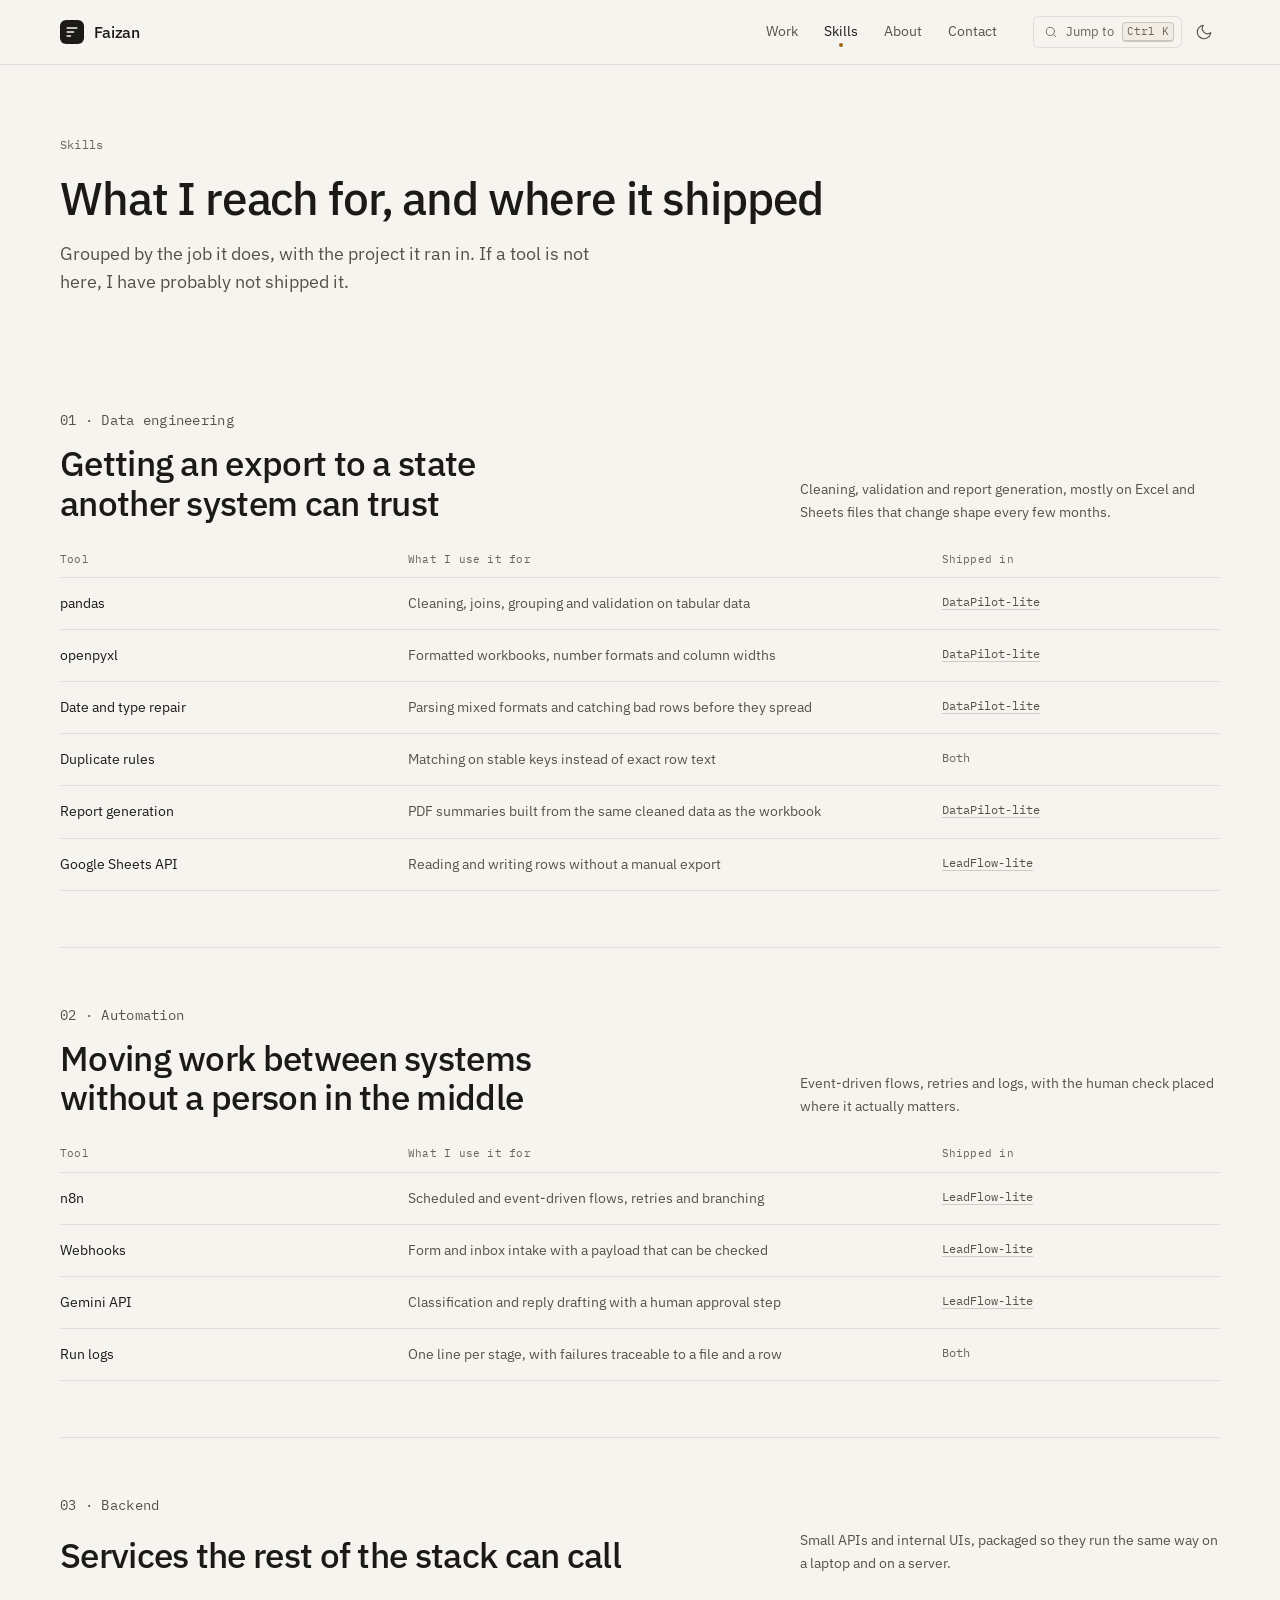
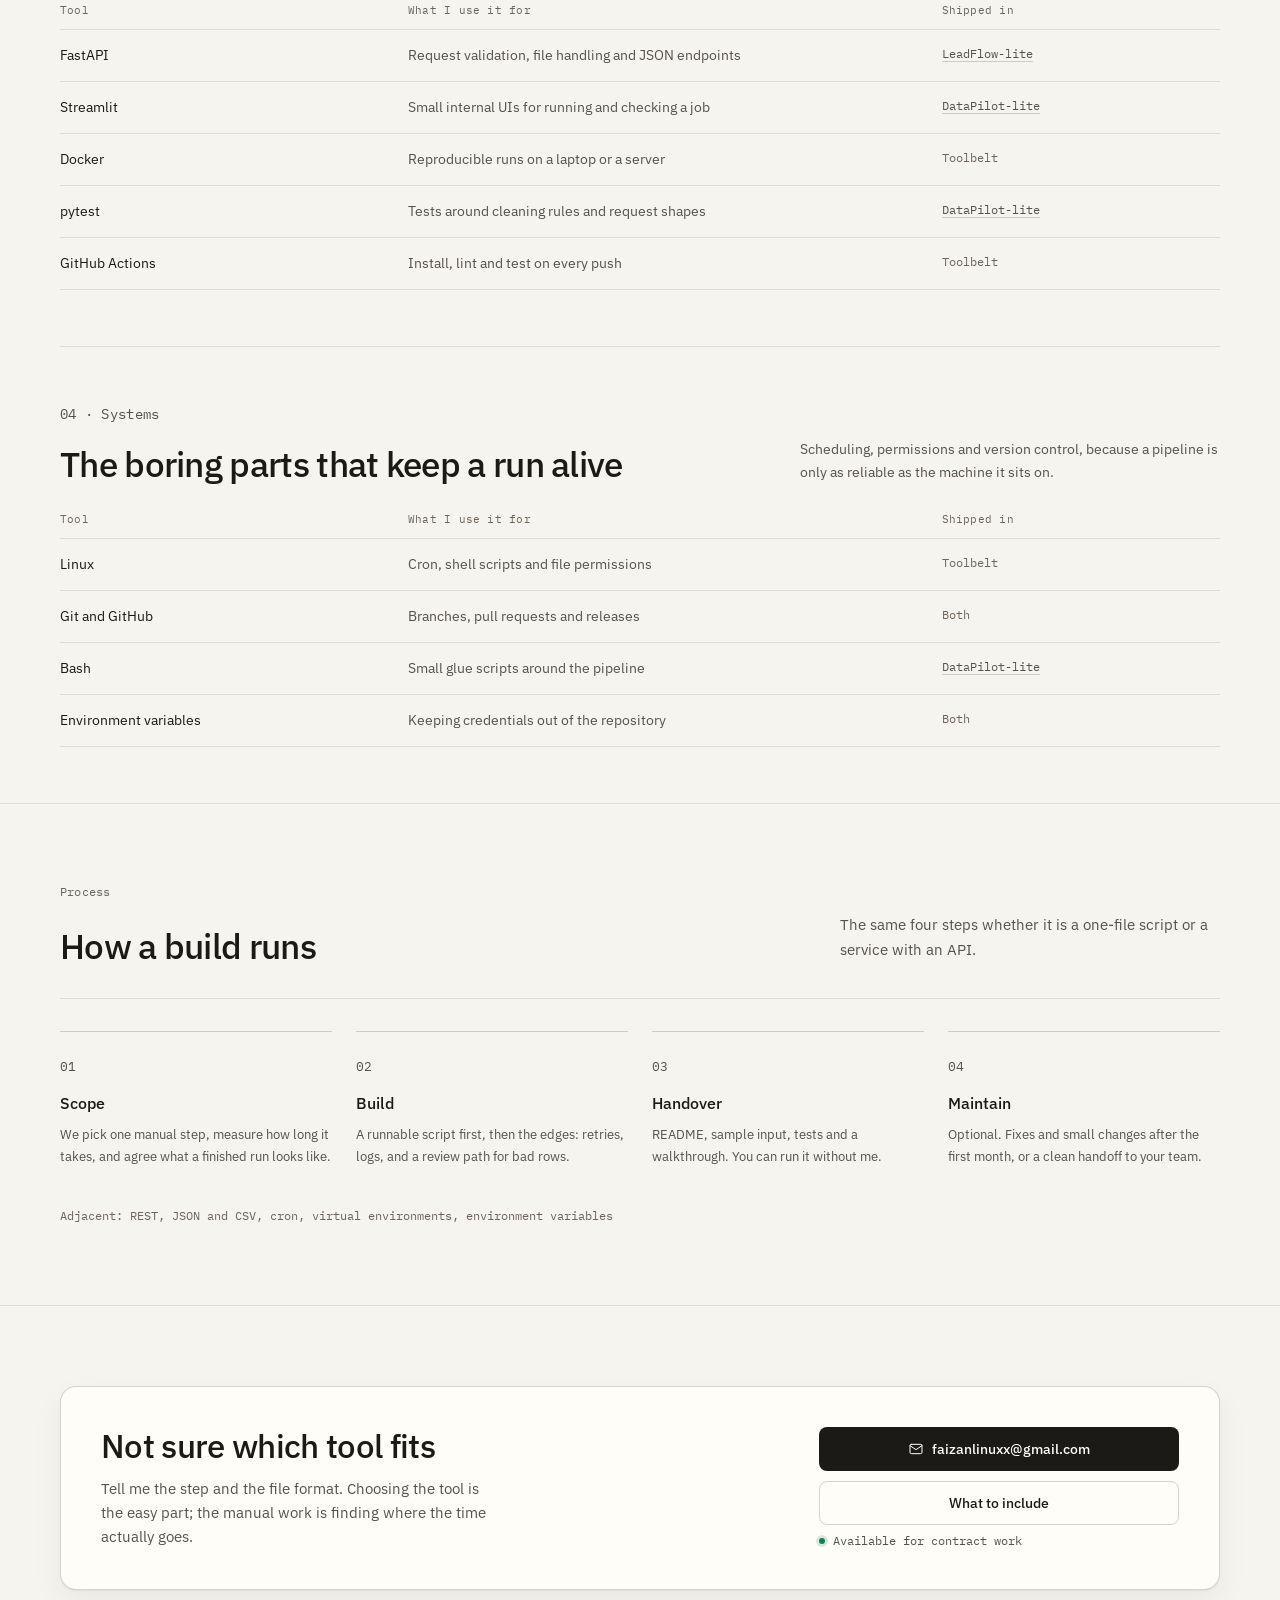
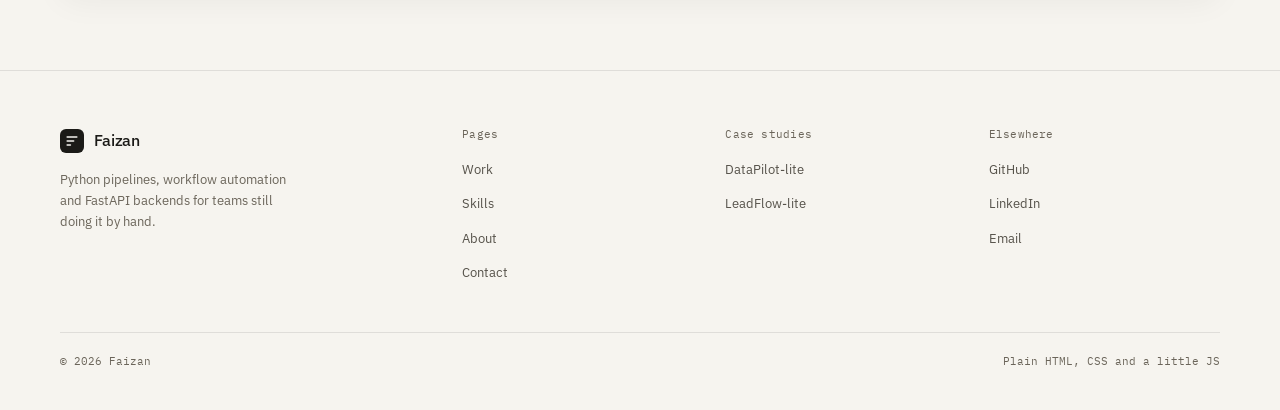
<file: skills.html>
<!DOCTYPE html>
<html lang="en" data-theme="dark">
<head>
  <meta charset="UTF-8">
  <meta name="viewport" content="width=device-width, initial-scale=1.0">
  <title>Skills — Faizan</title>
  <meta name="description" content="The Python, data, automation and backend tools Faizan uses, grouped by the job it does, with the project each one shipped in.">
  <meta property="og:type" content="website">
  <meta property="og:title" content="Skills — Faizan">
  <meta property="og:description" content="The Python, data, automation and backend tools Faizan uses, grouped by the job it does, with the project each one shipped in.">
  <meta name="twitter:card" content="summary">
  <link rel="icon" href="assets/favicon.svg" type="image/svg+xml">
  <meta name="theme-color" content="#0b0e12">
  <link rel="preconnect" href="https://fonts.googleapis.com">
  <link rel="preconnect" href="https://fonts.gstatic.com" crossorigin>
  <link href="https://fonts.googleapis.com/css2?family=IBM+Plex+Mono:wght@400;500&family=IBM+Plex+Sans:wght@400;500;600&display=swap" rel="stylesheet">
  <link rel="stylesheet" href="assets/site.css">
  <script>
    (function () {
      try {
        var saved = localStorage.getItem("theme");
        var theme = (saved === "light" || saved === "dark") ? saved : (window.matchMedia("(prefers-color-scheme: light)").matches ? "light" : "dark");
        document.documentElement.dataset.theme = theme;
      } catch (e) {
        document.documentElement.dataset.theme = "dark";
      }
    })();
  </script>
</head>
<body>

  <a class="skip-link" href="#main">Skip to content</a>

  <header class="site-header">
    <div class="wrap site-header__inner">
      <a class="brand" href="index.html" aria-label="Faizan, home">
        <span class="brand__mark" aria-hidden="true">
          <svg viewBox="0 0 20 20" fill="none" stroke="currentColor" stroke-width="2" stroke-linecap="round"><path d="M4 15h4M4 10h8M4 5h12"/></svg>
        </span>
        <span>Faizan</span>
      </a>

      <nav class="nav" aria-label="Main">
        <a href="work.html">Work</a>
        <a href="skills.html" aria-current="page">Skills</a>
        <a href="about.html">About</a>
        <a href="contact.html">Contact</a>
      </nav>

      <div class="header-actions">
        <button class="jump" type="button" data-jump-open aria-label="Jump to a page">
          <svg viewBox="0 0 24 24" fill="none" stroke="currentColor" stroke-width="1.5" stroke-linecap="round" stroke-linejoin="round" aria-hidden="true"><circle cx="11" cy="11" r="7"/><path d="m20 20-3.5-3.5"/></svg>
          <span>Jump to</span>
          <kbd data-jump-key>&#8984;K</kbd>
        </button>
        <button class="icon-btn" type="button" data-theme-toggle aria-label="Switch to light theme">
          <svg class="icon-to-dark" viewBox="0 0 24 24" fill="none" stroke="currentColor" stroke-width="1.5" stroke-linecap="round" stroke-linejoin="round" aria-hidden="true"><path d="M21 12.8A9 9 0 1 1 11.2 3 7 7 0 0 0 21 12.8Z"/></svg>
          <svg class="icon-to-light" viewBox="0 0 24 24" fill="none" stroke="currentColor" stroke-width="1.5" stroke-linecap="round" stroke-linejoin="round" aria-hidden="true"><circle cx="12" cy="12" r="4"/><path d="M12 2v2M12 20v2M4.9 4.9l1.4 1.4M17.7 17.7l1.4 1.4M2 12h2M20 12h2M4.9 19.1l1.4-1.4M17.7 6.3l1.4-1.4"/></svg>
        </button>
        <button class="icon-btn menu-btn" type="button" data-menu-toggle aria-expanded="false" aria-controls="mobile-nav" aria-label="Open menu">
          <svg viewBox="0 0 24 24" fill="none" stroke="currentColor" stroke-width="1.5" stroke-linecap="round" aria-hidden="true"><path d="M4 7h16M4 12h16M4 17h16"/></svg>
        </button>
      </div>
    </div>
  </header>

  <div class="mobile-nav" id="mobile-nav" data-open="false">
    <div class="wrap">
      <a href="work.html">Work <span>02 case studies</span></a>
      <a href="skills.html" aria-current="page">Skills <span>stack and process</span></a>
      <a href="about.html">About <span>how I work</span></a>
      <a href="contact.html">Contact <span>start a build</span></a>
    </div>
  </div>

  <main id="main">

    <header class="page-head">
      <div class="wrap">
        <p class="eyebrow">Skills</p>
        <h1>What I reach for, and where it shipped</h1>
        <p class="lede">Grouped by the job it does, with the project it ran in. If a tool is not here, I have probably not shipped it.</p>
      </div>
    </header>

    <section class="wrap">
      <div class="matrix-block">
        <header class="matrix-head">
          <p class="eyebrow">01 &middot; Data engineering</p>
          <h2 class="h2">Getting an export to a state another system can trust</h2>
          <p>Cleaning, validation and report generation, mostly on Excel and Sheets files that change shape every few months.</p>
        </header>
        <table class="matrix">
          <thead>
            <tr><th>Tool</th><th>What I use it for</th><th>Shipped in</th></tr>
          </thead>
          <tbody>
            <tr>
              <td>pandas</td>
              <td>Cleaning, joins, grouping and validation on tabular data</td>
              <td><a href="datapilot-lite.html">DataPilot-lite</a></td>
            </tr>
            <tr>
              <td>openpyxl</td>
              <td>Formatted workbooks, number formats and column widths</td>
              <td><a href="datapilot-lite.html">DataPilot-lite</a></td>
            </tr>
            <tr>
              <td>Date and type repair</td>
              <td>Parsing mixed formats and catching bad rows before they spread</td>
              <td><a href="datapilot-lite.html">DataPilot-lite</a></td>
            </tr>
            <tr>
              <td>Duplicate rules</td>
              <td>Matching on stable keys instead of exact row text</td>
              <td>Both</td>
            </tr>
            <tr>
              <td>Report generation</td>
              <td>PDF summaries built from the same cleaned data as the workbook</td>
              <td><a href="datapilot-lite.html">DataPilot-lite</a></td>
            </tr>
            <tr>
              <td>Google Sheets API</td>
              <td>Reading and writing rows without a manual export</td>
              <td><a href="leadflow-lite.html">LeadFlow-lite</a></td>
            </tr>
          </tbody>
        </table>
      </div>

      <div class="matrix-block">
        <header class="matrix-head">
          <p class="eyebrow">02 &middot; Automation</p>
          <h2 class="h2">Moving work between systems without a person in the middle</h2>
          <p>Event-driven flows, retries and logs, with the human check placed where it actually matters.</p>
        </header>
        <table class="matrix">
          <thead>
            <tr><th>Tool</th><th>What I use it for</th><th>Shipped in</th></tr>
          </thead>
          <tbody>
            <tr>
              <td>n8n</td>
              <td>Scheduled and event-driven flows, retries and branching</td>
              <td><a href="leadflow-lite.html">LeadFlow-lite</a></td>
            </tr>
            <tr>
              <td>Webhooks</td>
              <td>Form and inbox intake with a payload that can be checked</td>
              <td><a href="leadflow-lite.html">LeadFlow-lite</a></td>
            </tr>
            <tr>
              <td>Gemini API</td>
              <td>Classification and reply drafting with a human approval step</td>
              <td><a href="leadflow-lite.html">LeadFlow-lite</a></td>
            </tr>
            <tr>
              <td>Run logs</td>
              <td>One line per stage, with failures traceable to a file and a row</td>
              <td>Both</td>
            </tr>
          </tbody>
        </table>
      </div>

      <div class="matrix-block">
        <header class="matrix-head">
          <p class="eyebrow">03 &middot; Backend</p>
          <h2 class="h2">Services the rest of the stack can call</h2>
          <p>Small APIs and internal UIs, packaged so they run the same way on a laptop and on a server.</p>
        </header>
        <table class="matrix">
          <thead>
            <tr><th>Tool</th><th>What I use it for</th><th>Shipped in</th></tr>
          </thead>
          <tbody>
            <tr>
              <td>FastAPI</td>
              <td>Request validation, file handling and JSON endpoints</td>
              <td><a href="leadflow-lite.html">LeadFlow-lite</a></td>
            </tr>
            <tr>
              <td>Streamlit</td>
              <td>Small internal UIs for running and checking a job</td>
              <td><a href="datapilot-lite.html">DataPilot-lite</a></td>
            </tr>
            <tr>
              <td>Docker</td>
              <td>Reproducible runs on a laptop or a server</td>
              <td>Toolbelt</td>
            </tr>
            <tr>
              <td>pytest</td>
              <td>Tests around cleaning rules and request shapes</td>
              <td><a href="datapilot-lite.html">DataPilot-lite</a></td>
            </tr>
            <tr>
              <td>GitHub Actions</td>
              <td>Install, lint and test on every push</td>
              <td>Toolbelt</td>
            </tr>
          </tbody>
        </table>
      </div>

      <div class="matrix-block">
        <header class="matrix-head">
          <p class="eyebrow">04 &middot; Systems</p>
          <h2 class="h2">The boring parts that keep a run alive</h2>
          <p>Scheduling, permissions and version control, because a pipeline is only as reliable as the machine it sits on.</p>
        </header>
        <table class="matrix">
          <thead>
            <tr><th>Tool</th><th>What I use it for</th><th>Shipped in</th></tr>
          </thead>
          <tbody>
            <tr>
              <td>Linux</td>
              <td>Cron, shell scripts and file permissions</td>
              <td>Toolbelt</td>
            </tr>
            <tr>
              <td>Git and GitHub</td>
              <td>Branches, pull requests and releases</td>
              <td>Both</td>
            </tr>
            <tr>
              <td>Bash</td>
              <td>Small glue scripts around the pipeline</td>
              <td><a href="datapilot-lite.html">DataPilot-lite</a></td>
            </tr>
            <tr>
              <td>Environment variables</td>
              <td>Keeping credentials out of the repository</td>
              <td>Both</td>
            </tr>
          </tbody>
        </table>
      </div>
    </section>

    <section class="section">
      <div class="wrap">
        <header class="section__head">
          <p class="eyebrow">Process</p>
          <h2 class="h2">How a build runs</h2>
          <p class="section__lede">The same four steps whether it is a one-file script or a service with an API.</p>
        </header>

        <div class="steps">
          <div class="step">
            <p class="step__n">01</p>
            <h3>Scope</h3>
            <p>We pick one manual step, measure how long it takes, and agree what a finished run looks like.</p>
          </div>
          <div class="step">
            <p class="step__n">02</p>
            <h3>Build</h3>
            <p>A runnable script first, then the edges: retries, logs, and a review path for bad rows.</p>
          </div>
          <div class="step">
            <p class="step__n">03</p>
            <h3>Handover</h3>
            <p>README, sample input, tests and a walkthrough. You can run it without me.</p>
          </div>
          <div class="step">
            <p class="step__n">04</p>
            <h3>Maintain</h3>
            <p>Optional. Fixes and small changes after the first month, or a clean handoff to your team.</p>
          </div>
        </div>

        <p class="meta-line" style="margin-top: 40px;">Adjacent: REST, JSON and CSV, cron, virtual environments, environment variables</p>
      </div>
    </section>

    <section class="section">
      <div class="wrap">
        <div class="band">
          <div>
            <h2 class="h2">Not sure which tool fits</h2>
            <p class="lede">Tell me the step and the file format. Choosing the tool is the easy part; the manual work is finding where the time actually goes.</p>
          </div>
          <div class="band__actions">
            <a class="btn btn--primary btn--block" href="mailto:faizanlinuxx@gmail.com?subject=Automation%20project">
              <svg viewBox="0 0 24 24" fill="none" stroke="currentColor" stroke-width="1.5" stroke-linecap="round" stroke-linejoin="round" aria-hidden="true"><rect x="3" y="5" width="18" height="14" rx="2"/><path d="m3 7 9 6 9-6"/></svg>
              faizanlinuxx@gmail.com
            </a>
            <a class="btn btn--ghost btn--block" href="contact.html">What to include</a>
            <p class="status"><span class="status__dot" aria-hidden="true"></span> Available for contract work</p>
          </div>
        </div>
      </div>
    </section>

  </main>

  <footer class="site-footer">
    <div class="wrap">
      <div class="footer__grid">
        <div>
          <a class="brand" href="index.html" aria-label="Faizan, home">
            <span class="brand__mark" aria-hidden="true">
              <svg viewBox="0 0 20 20" fill="none" stroke="currentColor" stroke-width="2" stroke-linecap="round"><path d="M4 15h4M4 10h8M4 5h12"/></svg>
            </span>
            <span>Faizan</span>
          </a>
          <p class="footer__tagline">Python pipelines, workflow automation and FastAPI backends for teams still doing it by hand.</p>
        </div>
        <div class="footer">
          <h3>Pages</h3>
          <ul>
            <li><a href="work.html">Work</a></li>
            <li><a href="skills.html">Skills</a></li>
            <li><a href="about.html">About</a></li>
            <li><a href="contact.html">Contact</a></li>
          </ul>
        </div>
        <div class="footer">
          <h3>Case studies</h3>
          <ul>
            <li><a href="datapilot-lite.html">DataPilot-lite</a></li>
            <li><a href="leadflow-lite.html">LeadFlow-lite</a></li>
          </ul>
        </div>
        <div class="footer">
          <h3>Elsewhere</h3>
          <ul>
            <li><a href="https://github.com/faizanlinuxx" target="_blank" rel="noopener">GitHub</a></li>
            <li><a href="https://linkedin.com/in/faizanlinuxx" target="_blank" rel="noopener">LinkedIn</a></li>
            <li><a href="mailto:faizanlinuxx@gmail.com">Email</a></li>
          </ul>
        </div>
      </div>
      <div class="footer__bottom">
        <span>&copy; 2026 Faizan</span>
        <span>Plain HTML, CSS and a little JS</span>
      </div>
    </div>
  </footer>

  <dialog class="cmdk" id="quick-jump" aria-label="Jump to a page">
    <div class="cmdk__field">
      <svg viewBox="0 0 24 24" fill="none" stroke="currentColor" stroke-width="1.5" stroke-linecap="round" stroke-linejoin="round" aria-hidden="true"><circle cx="11" cy="11" r="7"/><path d="m20 20-3.5-3.5"/></svg>
      <input id="jump-input" type="text" placeholder="Jump to" autocomplete="off" spellcheck="false">
    </div>
    <div class="cmdk__list" id="jump-list">
      <div><a href="index.html" data-keywords="home start">Home <span>Start</span></a></div>
      <div><a href="work.html" data-keywords="projects case studies">Work <span>Case studies</span></a></div>
      <div><a href="skills.html" data-keywords="stack tools process">Skills <span>Stack</span></a></div>
      <div><a href="about.html" data-keywords="bio engagements faq">About <span>How I work</span></a></div>
      <div><a href="contact.html" data-keywords="email brief hire">Contact <span>Start a build</span></a></div>
      <div><a href="datapilot-lite.html" data-keywords="excel pandas pipeline">DataPilot-lite <span>Case study</span></a></div>
      <div><a href="leadflow-lite.html" data-keywords="n8n leads gemini">LeadFlow-lite <span>Case study</span></a></div>
    </div>
    <p class="cmdk__empty" id="jump-empty" hidden>No page matches that</p>
    <div class="cmdk__hint"><span>Enter to open</span><span>Esc to close</span></div>
  </dialog>

  <script src="assets/site.js"></script>
</body>
</html>
</file>
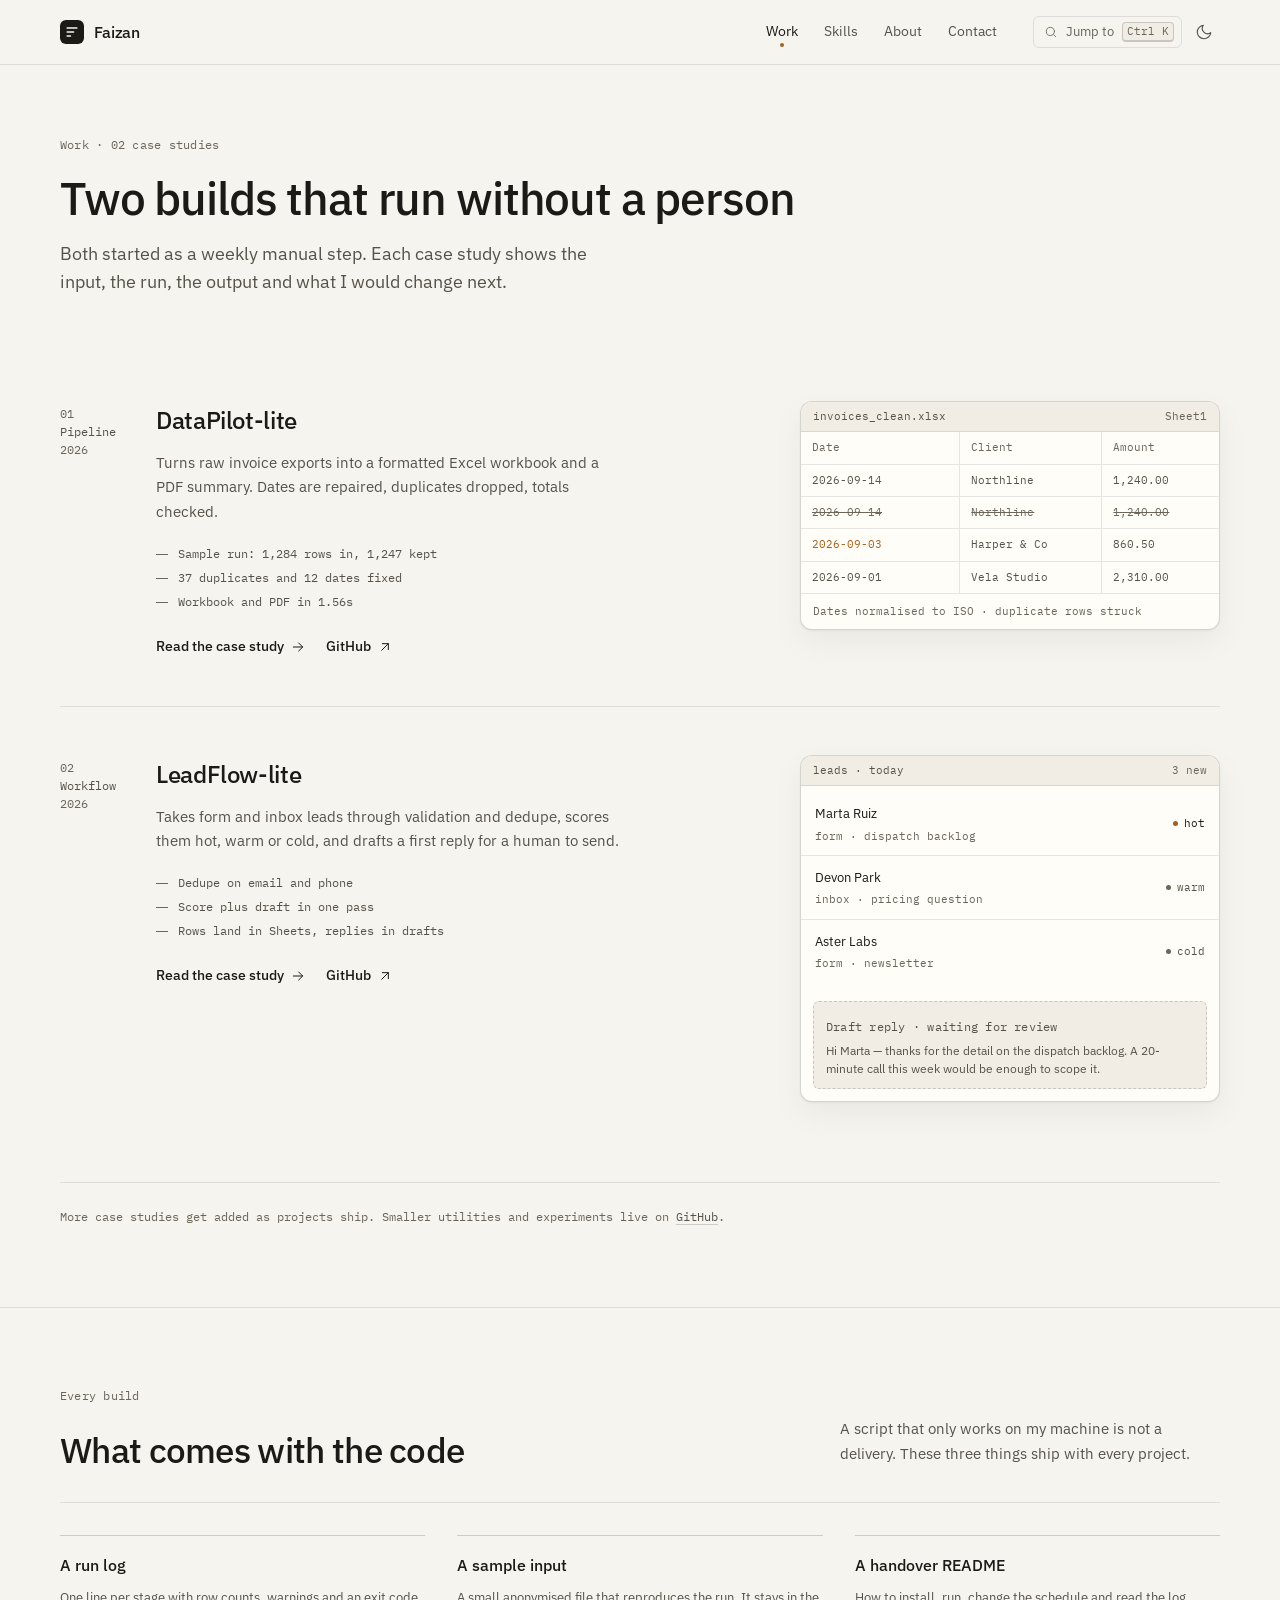
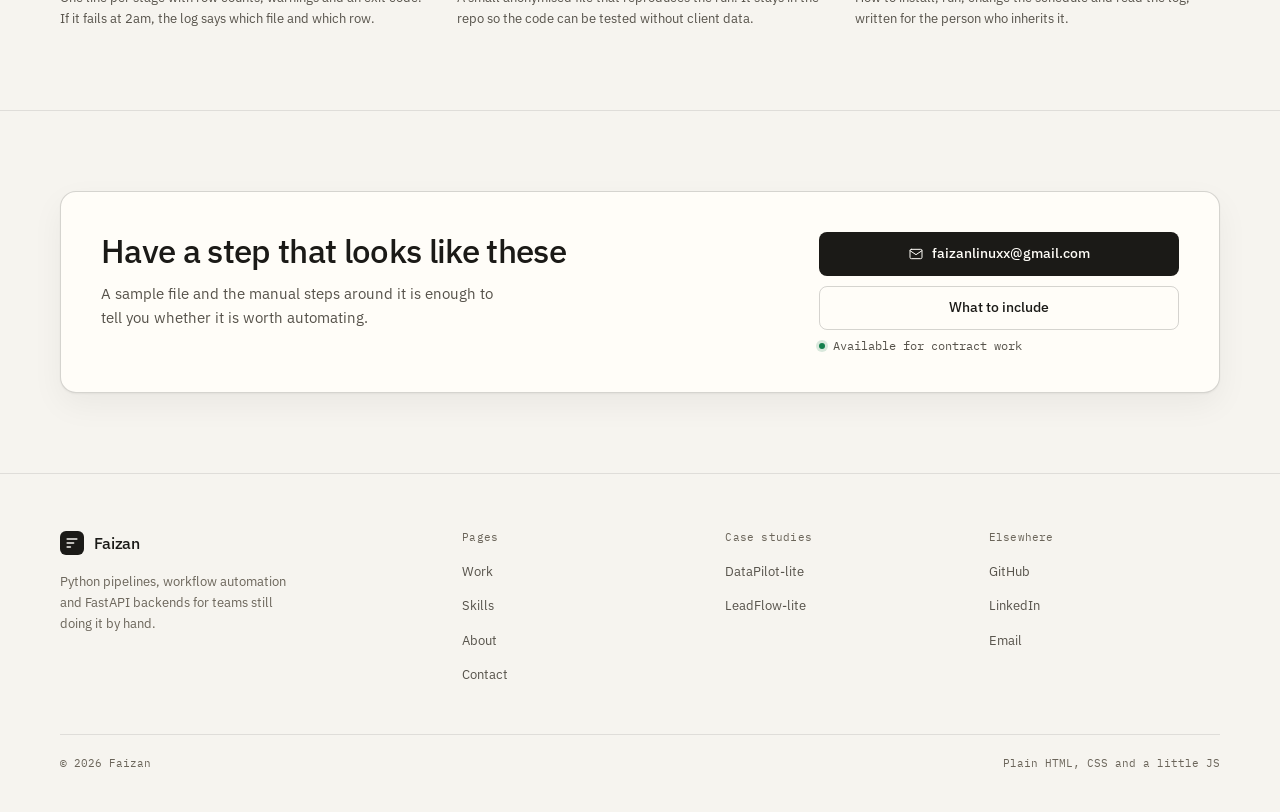
<file: work.html>
<!DOCTYPE html>
<html lang="en" data-theme="dark">
<head>
  <meta charset="UTF-8">
  <meta name="viewport" content="width=device-width, initial-scale=1.0">
  <title>Work — Faizan</title>
  <meta name="description" content="Case studies: a Python data pipeline that builds Excel reports, and an n8n lead workflow with AI scoring and drafted replies.">
  <meta property="og:type" content="website">
  <meta property="og:title" content="Work — Faizan">
  <meta property="og:description" content="Case studies: a Python data pipeline that builds Excel reports, and an n8n lead workflow with AI scoring and drafted replies.">
  <meta name="twitter:card" content="summary">
  <link rel="icon" href="assets/favicon.svg" type="image/svg+xml">
  <meta name="theme-color" content="#0b0e12">
  <link rel="preconnect" href="https://fonts.googleapis.com">
  <link rel="preconnect" href="https://fonts.gstatic.com" crossorigin>
  <link href="https://fonts.googleapis.com/css2?family=IBM+Plex+Mono:wght@400;500&family=IBM+Plex+Sans:wght@400;500;600&display=swap" rel="stylesheet">
  <link rel="stylesheet" href="assets/site.css">
  <script>
    (function () {
      try {
        var saved = localStorage.getItem("theme");
        var theme = (saved === "light" || saved === "dark") ? saved : (window.matchMedia("(prefers-color-scheme: light)").matches ? "light" : "dark");
        document.documentElement.dataset.theme = theme;
      } catch (e) {
        document.documentElement.dataset.theme = "dark";
      }
    })();
  </script>
</head>
<body>

  <a class="skip-link" href="#main">Skip to content</a>

  <header class="site-header">
    <div class="wrap site-header__inner">
      <a class="brand" href="index.html" aria-label="Faizan, home">
        <span class="brand__mark" aria-hidden="true">
          <svg viewBox="0 0 20 20" fill="none" stroke="currentColor" stroke-width="2" stroke-linecap="round"><path d="M4 15h4M4 10h8M4 5h12"/></svg>
        </span>
        <span>Faizan</span>
      </a>

      <nav class="nav" aria-label="Main">
        <a href="work.html" aria-current="page">Work</a>
        <a href="skills.html">Skills</a>
        <a href="about.html">About</a>
        <a href="contact.html">Contact</a>
      </nav>

      <div class="header-actions">
        <button class="jump" type="button" data-jump-open aria-label="Jump to a page">
          <svg viewBox="0 0 24 24" fill="none" stroke="currentColor" stroke-width="1.5" stroke-linecap="round" stroke-linejoin="round" aria-hidden="true"><circle cx="11" cy="11" r="7"/><path d="m20 20-3.5-3.5"/></svg>
          <span>Jump to</span>
          <kbd data-jump-key>&#8984;K</kbd>
        </button>
        <button class="icon-btn" type="button" data-theme-toggle aria-label="Switch to light theme">
          <svg class="icon-to-dark" viewBox="0 0 24 24" fill="none" stroke="currentColor" stroke-width="1.5" stroke-linecap="round" stroke-linejoin="round" aria-hidden="true"><path d="M21 12.8A9 9 0 1 1 11.2 3 7 7 0 0 0 21 12.8Z"/></svg>
          <svg class="icon-to-light" viewBox="0 0 24 24" fill="none" stroke="currentColor" stroke-width="1.5" stroke-linecap="round" stroke-linejoin="round" aria-hidden="true"><circle cx="12" cy="12" r="4"/><path d="M12 2v2M12 20v2M4.9 4.9l1.4 1.4M17.7 17.7l1.4 1.4M2 12h2M20 12h2M4.9 19.1l1.4-1.4M17.7 6.3l1.4-1.4"/></svg>
        </button>
        <button class="icon-btn menu-btn" type="button" data-menu-toggle aria-expanded="false" aria-controls="mobile-nav" aria-label="Open menu">
          <svg viewBox="0 0 24 24" fill="none" stroke="currentColor" stroke-width="1.5" stroke-linecap="round" aria-hidden="true"><path d="M4 7h16M4 12h16M4 17h16"/></svg>
        </button>
      </div>
    </div>
  </header>

  <div class="mobile-nav" id="mobile-nav" data-open="false">
    <div class="wrap">
      <a href="work.html" aria-current="page">Work <span>02 case studies</span></a>
      <a href="skills.html">Skills <span>stack and process</span></a>
      <a href="about.html">About <span>how I work</span></a>
      <a href="contact.html">Contact <span>start a build</span></a>
    </div>
  </div>

  <main id="main">

    <header class="page-head">
      <div class="wrap">
        <p class="eyebrow">Work &middot; 02 case studies</p>
        <h1>Two builds that run without a person</h1>
        <p class="lede">Both started as a weekly manual step. Each case study shows the input, the run, the output and what I would change next.</p>
      </div>
    </header>

    <section class="section" style="padding-top: 0; border-top: 0;">
      <div class="wrap">

        <article class="case case--index">
          <p class="case__meta">01 <b>Pipeline</b> 2026</p>
          <div>
            <h2 class="case-title">DataPilot-lite</h2>
            <p class="case__lede">Turns raw invoice exports into a formatted Excel workbook and a PDF summary. Dates are repaired, duplicates dropped, totals checked.</p>
            <ul class="outcomes">
              <li>Sample run: 1,284 rows in, 1,247 kept</li>
              <li>37 duplicates and 12 dates fixed</li>
              <li>Workbook and PDF in 1.56s</li>
            </ul>
            <div class="case__links">
              <a class="text-link" href="datapilot-lite.html">
                Read the case study
                <svg viewBox="0 0 24 24" fill="none" stroke="currentColor" stroke-width="1.5" stroke-linecap="round" stroke-linejoin="round" aria-hidden="true"><path d="M5 12h14M13 6l6 6-6 6"/></svg>
              </a>
              <a class="text-link" href="https://github.com/faizanlinuxx/datapilot-lite" target="_blank" rel="noopener">
                GitHub
                <svg viewBox="0 0 24 24" fill="none" stroke="currentColor" stroke-width="1.5" stroke-linecap="round" stroke-linejoin="round" aria-hidden="true"><path d="M7 17 17 7M8 7h9v9"/></svg>
              </a>
            </div>
          </div>

          <div class="case__visual sheet" role="img" aria-label="Sample cleaned spreadsheet with a duplicate row struck through and a repaired date">
            <div class="sheet__bar"><span>invoices_clean.xlsx</span><span>Sheet1</span></div>
            <table>
              <thead>
                <tr><th>Date</th><th>Client</th><th>Amount</th></tr>
              </thead>
              <tbody>
                <tr><td>2026-09-14</td><td>Northline</td><td>1,240.00</td></tr>
                <tr class="is-dup"><td>2026-09-14</td><td>Northline</td><td>1,240.00</td></tr>
                <tr><td class="is-fix">2026-09-03</td><td>Harper &amp; Co</td><td>860.50</td></tr>
                <tr><td>2026-09-01</td><td>Vela Studio</td><td>2,310.00</td></tr>
              </tbody>
            </table>
            <p class="sheet__note">Dates normalised to ISO &middot; duplicate rows struck</p>
          </div>
        </article>

        <article class="case case--index">
          <p class="case__meta">02 <b>Workflow</b> 2026</p>
          <div>
            <h2 class="case-title">LeadFlow-lite</h2>
            <p class="case__lede">Takes form and inbox leads through validation and dedupe, scores them hot, warm or cold, and drafts a first reply for a human to send.</p>
            <ul class="outcomes">
              <li>Dedupe on email and phone</li>
              <li>Score plus draft in one pass</li>
              <li>Rows land in Sheets, replies in drafts</li>
            </ul>
            <div class="case__links">
              <a class="text-link" href="leadflow-lite.html">
                Read the case study
                <svg viewBox="0 0 24 24" fill="none" stroke="currentColor" stroke-width="1.5" stroke-linecap="round" stroke-linejoin="round" aria-hidden="true"><path d="M5 12h14M13 6l6 6-6 6"/></svg>
              </a>
              <a class="text-link" href="https://github.com/faizanlinuxx/leadflow-lite" target="_blank" rel="noopener">
                GitHub
                <svg viewBox="0 0 24 24" fill="none" stroke="currentColor" stroke-width="1.5" stroke-linecap="round" stroke-linejoin="round" aria-hidden="true"><path d="M7 17 17 7M8 7h9v9"/></svg>
              </a>
            </div>
          </div>

          <div class="case__visual" role="img" aria-label="Sample routed leads scored hot, warm and cold with a drafted reply">
            <div class="sheet__bar"><span>leads &middot; today</span><span>3 new</span></div>
            <div class="leadlist">
              <div class="lead">
                <span class="lead__name">Marta Ruiz</span>
                <span class="lead__meta">form &middot; dispatch backlog</span>
                <span class="lead__score is-hot">hot</span>
              </div>
              <div class="lead">
                <span class="lead__name">Devon Park</span>
                <span class="lead__meta">inbox &middot; pricing question</span>
                <span class="lead__score">warm</span>
              </div>
              <div class="lead">
                <span class="lead__name">Aster Labs</span>
                <span class="lead__meta">form &middot; newsletter</span>
                <span class="lead__score">cold</span>
              </div>
            </div>
            <div class="draft">
              <p class="draft__label">Draft reply &middot; waiting for review</p>
              <p>Hi Marta &mdash; thanks for the detail on the dispatch backlog. A 20-minute call this week would be enough to scope it.</p>
            </div>
          </div>
        </article>

        <p class="work-note">More case studies get added as projects ship. Smaller utilities and experiments live on <a href="https://github.com/faizanlinuxx" target="_blank" rel="noopener">GitHub</a>.</p>

      </div>
    </section>

    <section class="section">
      <div class="wrap">
        <header class="section__head">
          <p class="eyebrow">Every build</p>
          <h2 class="h2">What comes with the code</h2>
          <p class="section__lede">A script that only works on my machine is not a delivery. These three things ship with every project.</p>
        </header>

        <div class="grid-3">
          <div>
            <h3>A run log</h3>
            <p>One line per stage with row counts, warnings and an exit code. If it fails at 2am, the log says which file and which row.</p>
          </div>
          <div>
            <h3>A sample input</h3>
            <p>A small anonymised file that reproduces the run. It stays in the repo so the code can be tested without client data.</p>
          </div>
          <div>
            <h3>A handover README</h3>
            <p>How to install, run, change the schedule and read the log, written for the person who inherits it.</p>
          </div>
        </div>
      </div>
    </section>

    <section class="section">
      <div class="wrap">
        <div class="band">
          <div>
            <h2 class="h2">Have a step that looks like these</h2>
            <p class="lede">A sample file and the manual steps around it is enough to tell you whether it is worth automating.</p>
          </div>
          <div class="band__actions">
            <a class="btn btn--primary btn--block" href="mailto:faizanlinuxx@gmail.com?subject=Automation%20project">
              <svg viewBox="0 0 24 24" fill="none" stroke="currentColor" stroke-width="1.5" stroke-linecap="round" stroke-linejoin="round" aria-hidden="true"><rect x="3" y="5" width="18" height="14" rx="2"/><path d="m3 7 9 6 9-6"/></svg>
              faizanlinuxx@gmail.com
            </a>
            <a class="btn btn--ghost btn--block" href="contact.html">What to include</a>
            <p class="status"><span class="status__dot" aria-hidden="true"></span> Available for contract work</p>
          </div>
        </div>
      </div>
    </section>

  </main>

  <footer class="site-footer">
    <div class="wrap">
      <div class="footer__grid">
        <div>
          <a class="brand" href="index.html" aria-label="Faizan, home">
            <span class="brand__mark" aria-hidden="true">
              <svg viewBox="0 0 20 20" fill="none" stroke="currentColor" stroke-width="2" stroke-linecap="round"><path d="M4 15h4M4 10h8M4 5h12"/></svg>
            </span>
            <span>Faizan</span>
          </a>
          <p class="footer__tagline">Python pipelines, workflow automation and FastAPI backends for teams still doing it by hand.</p>
        </div>
        <div class="footer">
          <h3>Pages</h3>
          <ul>
            <li><a href="work.html">Work</a></li>
            <li><a href="skills.html">Skills</a></li>
            <li><a href="about.html">About</a></li>
            <li><a href="contact.html">Contact</a></li>
          </ul>
        </div>
        <div class="footer">
          <h3>Case studies</h3>
          <ul>
            <li><a href="datapilot-lite.html">DataPilot-lite</a></li>
            <li><a href="leadflow-lite.html">LeadFlow-lite</a></li>
          </ul>
        </div>
        <div class="footer">
          <h3>Elsewhere</h3>
          <ul>
            <li><a href="https://github.com/faizanlinuxx" target="_blank" rel="noopener">GitHub</a></li>
            <li><a href="https://linkedin.com/in/faizanlinuxx" target="_blank" rel="noopener">LinkedIn</a></li>
            <li><a href="mailto:faizanlinuxx@gmail.com">Email</a></li>
          </ul>
        </div>
      </div>
      <div class="footer__bottom">
        <span>&copy; 2026 Faizan</span>
        <span>Plain HTML, CSS and a little JS</span>
      </div>
    </div>
  </footer>

  <dialog class="cmdk" id="quick-jump" aria-label="Jump to a page">
    <div class="cmdk__field">
      <svg viewBox="0 0 24 24" fill="none" stroke="currentColor" stroke-width="1.5" stroke-linecap="round" stroke-linejoin="round" aria-hidden="true"><circle cx="11" cy="11" r="7"/><path d="m20 20-3.5-3.5"/></svg>
      <input id="jump-input" type="text" placeholder="Jump to" autocomplete="off" spellcheck="false">
    </div>
    <div class="cmdk__list" id="jump-list">
      <div><a href="index.html" data-keywords="home start">Home <span>Start</span></a></div>
      <div><a href="work.html" data-keywords="projects case studies">Work <span>Case studies</span></a></div>
      <div><a href="skills.html" data-keywords="stack tools process">Skills <span>Stack</span></a></div>
      <div><a href="about.html" data-keywords="bio engagements faq">About <span>How I work</span></a></div>
      <div><a href="contact.html" data-keywords="email brief hire">Contact <span>Start a build</span></a></div>
      <div><a href="datapilot-lite.html" data-keywords="excel pandas pipeline">DataPilot-lite <span>Case study</span></a></div>
      <div><a href="leadflow-lite.html" data-keywords="n8n leads gemini">LeadFlow-lite <span>Case study</span></a></div>
    </div>
    <p class="cmdk__empty" id="jump-empty" hidden>No page matches that</p>
    <div class="cmdk__hint"><span>Enter to open</span><span>Esc to close</span></div>
  </dialog>

  <script src="assets/site.js"></script>
</body>
</html>
</file>
<file: assets/site.css>
/* ==========================================================================
   Faizan — portfolio
   Plain CSS, no build step. Edit the tokens below to retheme the whole site.
   ========================================================================== */

/* Tokens ------------------------------------------------------------------ */

:root {
  --font-sans: "IBM Plex Sans", ui-sans-serif, system-ui, -apple-system, sans-serif;
  --font-mono: "IBM Plex Mono", ui-monospace, SFMono-Regular, Menlo, monospace;

  --ease: cubic-bezier(0.22, 1, 0.36, 1);
  --fast: 160ms;
  --slow: 420ms;

  --wrap: 1160px;
  --pad: 32px;

  --r-sm: 4px;
  --r-control: 8px;
  --r-card: 12px;
  --r-panel: 16px;
}

[data-theme="dark"] {
  color-scheme: dark;

  --bg: #0b0e12;
  --bg-deep: #070a0d;
  --surface: #101419;
  --surface-2: #151a21;
  --surface-3: #1b2129;
  --line: rgba(232, 238, 245, 0.08);
  --line-strong: rgba(232, 238, 245, 0.16);

  --text: #e8ecf2;
  --text-2: #a4aebc;
  --text-3: #7b8594;

  --accent: #e9a33f;
  --accent-ink: #1b1206;
  --accent-soft: rgba(233, 163, 63, 0.12);
  --good: #5fd39a;
  --bad: #e26d6d;

  --bar: #5b6d85;
  --bar-slow: #e9a33f;

  --btn-bg: #e8ecf2;
  --btn-fg: #0b0e12;
  --btn-bg-hover: #ffffff;

  --shadow-panel: none;
  --shadow-pop: 0 24px 64px rgba(0, 0, 0, 0.5);
  --backdrop: rgba(4, 6, 9, 0.62);
}

[data-theme="light"] {
  color-scheme: light;

  --bg: #f6f4ef;
  --bg-deep: #efece5;
  --surface: #fffdf8;
  --surface-2: #f1ede4;
  --surface-3: #e9e3d8;
  --line: rgba(27, 26, 23, 0.10);
  --line-strong: rgba(27, 26, 23, 0.18);

  --text: #1b1a17;
  --text-2: #56524a;
  --text-3: #6b655a;

  --accent: #a5621a;
  --accent-ink: #fffdf8;
  --accent-soft: rgba(165, 98, 26, 0.10);
  --good: #157f4d;
  --bad: #b4342f;

  --bar: #8a7d66;
  --bar-slow: #b46f22;

  --btn-bg: #1b1a17;
  --btn-fg: #fffdf8;
  --btn-bg-hover: #000000;

  --shadow-panel: 0 1px 2px rgba(27, 26, 23, 0.05), 0 12px 32px rgba(27, 26, 23, 0.05);
  --shadow-pop: 0 24px 64px rgba(27, 26, 23, 0.18);
  --backdrop: rgba(27, 26, 23, 0.35);
}

/* Reset ------------------------------------------------------------------- */

*,
*::before,
*::after { box-sizing: border-box; }

html {
  -webkit-text-size-adjust: 100%;
  scroll-behavior: smooth;
  scroll-padding-top: 96px;
}

body {
  margin: 0;
  background: var(--bg);
  color: var(--text);
  font: 400 16px/1.65 var(--font-sans);
  -webkit-font-smoothing: antialiased;
  text-rendering: optimizeLegibility;
}

h1, h2, h3, h4, p, ul, ol, dl, dd, figure, blockquote { margin: 0; }
ul, ol { padding: 0; list-style: none; }
img, svg { display: block; }
a { color: inherit; text-decoration: none; }
button { font: inherit; color: inherit; background: none; border: 0; padding: 0; cursor: pointer; }
table { border-collapse: collapse; }
summary { cursor: pointer; }

::selection {
  background: var(--accent-soft);
  color: var(--text);
}

:focus-visible {
  outline: 2px solid var(--accent);
  outline-offset: 3px;
  border-radius: 2px;
}

.skip-link {
  position: absolute;
  left: 16px;
  top: -48px;
  z-index: 100;
  padding: 10px 16px;
  border-radius: var(--r-control);
  background: var(--surface);
  border: 1px solid var(--line-strong);
  font-size: 14px;
  transition: top var(--fast) var(--ease);
}
.skip-link:focus { top: 12px; }

.wrap {
  width: min(var(--wrap), 100% - (var(--pad) * 2));
  margin-inline: auto;
}

.visually-hidden {
  position: absolute;
  width: 1px; height: 1px;
  padding: 0; margin: -1px;
  overflow: hidden;
  clip: rect(0 0 0 0);
  white-space: nowrap;
  border: 0;
}

.mono {
  font-family: var(--font-mono);
  font-variant-numeric: tabular-nums;
  letter-spacing: 0.01em;
}

/* Type -------------------------------------------------------------------- */

.display {
  font-size: clamp(38px, 4.4vw, 60px);
  line-height: 1.04;
  letter-spacing: -0.03em;
  font-weight: 500;
  text-wrap: balance;
}

.h2 {
  font-size: clamp(26px, 2.7vw, 36px);
  line-height: 1.15;
  letter-spacing: -0.02em;
  font-weight: 500;
  text-wrap: balance;
}

.h3 {
  font-size: 20px;
  line-height: 1.3;
  letter-spacing: -0.01em;
  font-weight: 500;
}

.lede {
  font-size: 18px;
  line-height: 1.6;
  color: var(--text-2);
  max-width: 34rem;
}

.eyebrow {
  font: 400 12px/1.4 var(--font-mono);
  letter-spacing: 0.02em;
  color: var(--text-3);
}

.meta-line {
  font: 400 12px/1.5 var(--font-mono);
  color: var(--text-3);
  font-variant-numeric: tabular-nums;
}

/* Header ------------------------------------------------------------------ */

.site-header {
  position: sticky;
  top: 0;
  z-index: 40;
  background: var(--bg);
  border-bottom: 1px solid var(--line);
}

.site-header__inner {
  display: flex;
  align-items: center;
  justify-content: space-between;
  gap: 24px;
  height: 64px;
}

.brand {
  display: inline-flex;
  align-items: center;
  gap: 10px;
  font-size: 16px;
  font-weight: 500;
  letter-spacing: -0.01em;
  flex-shrink: 0;
}

.brand__mark {
  width: 24px;
  height: 24px;
  display: grid;
  place-items: center;
  border-radius: 6px;
  background: var(--text);
  color: var(--bg);
}

.brand__mark svg { width: 16px; height: 16px; }

.nav {
  display: flex;
  align-items: center;
  gap: 2px;
  margin-left: auto;
}

.nav a {
  position: relative;
  display: inline-flex;
  align-items: center;
  height: 32px;
  padding: 0 12px;
  border-radius: 6px;
  font-size: 14px;
  color: var(--text-2);
  transition: color var(--fast) var(--ease), background-color var(--fast) var(--ease);
}

.nav a:hover { color: var(--text); background: var(--surface-2); }

.nav a[aria-current="page"] { color: var(--text); }

.nav a[aria-current="page"]::after {
  content: "";
  position: absolute;
  left: 50%;
  bottom: 1px;
  width: 4px;
  height: 4px;
  margin-left: -2px;
  border-radius: 50%;
  background: var(--accent);
}

.header-actions {
  display: flex;
  align-items: center;
  gap: 6px;
  flex-shrink: 0;
}

.jump {
  display: inline-flex;
  align-items: center;
  gap: 8px;
  height: 32px;
  padding: 0 7px 0 10px;
  border: 1px solid var(--line);
  border-radius: 6px;
  color: var(--text-3);
  font-size: 13px;
  transition: border-color var(--fast) var(--ease), color var(--fast) var(--ease);
}

.jump:hover { border-color: var(--line-strong); color: var(--text-2); }
.jump svg { width: 14px; height: 14px; }

kbd {
  display: inline-flex;
  align-items: center;
  justify-content: center;
  min-width: 20px;
  height: 20px;
  padding: 0 4px;
  border: 1px solid var(--line-strong);
  border-bottom-width: 2px;
  border-radius: var(--r-sm);
  font: 400 11px/1 var(--font-mono);
  color: var(--text-3);
  background: var(--surface-2);
}

.icon-btn {
  width: 32px;
  height: 32px;
  display: grid;
  place-items: center;
  border-radius: 6px;
  color: var(--text-2);
  transition: color var(--fast) var(--ease), background-color var(--fast) var(--ease);
}

.icon-btn:hover { color: var(--text); background: var(--surface-2); }
.icon-btn svg { width: 18px; height: 18px; }

[data-theme="dark"] .icon-to-dark { display: none; }
[data-theme="light"] .icon-to-light { display: none; }

.menu-btn { display: none; }

/* Mobile nav -------------------------------------------------------------- */

.mobile-nav {
  display: none;
  border-bottom: 1px solid var(--line);
  background: var(--bg);
  padding: 8px 0 16px;
}

.mobile-nav[data-open="true"] { display: block; }

.mobile-nav a {
  display: flex;
  align-items: center;
  justify-content: space-between;
  height: 44px;
  padding: 0 4px;
  font-size: 15px;
  color: var(--text-2);
  border-bottom: 1px solid var(--line);
}

.mobile-nav a:last-child { border-bottom: 0; }
.mobile-nav a[aria-current="page"] { color: var(--text); }
.mobile-nav a span { font: 400 11px/1 var(--font-mono); color: var(--text-3); }

/* Buttons ----------------------------------------------------------------- */

.btn {
  display: inline-flex;
  align-items: center;
  justify-content: center;
  gap: 8px;
  height: 44px;
  padding: 0 20px;
  border-radius: var(--r-control);
  font-size: 14px;
  font-weight: 500;
  white-space: nowrap;
  transition: background-color var(--fast) var(--ease),
              border-color var(--fast) var(--ease),
              color var(--fast) var(--ease),
              transform 120ms var(--ease);
}

.btn svg { width: 16px; height: 16px; }
.btn:active { transform: scale(0.98); }

.btn--primary {
  background: var(--btn-bg);
  color: var(--btn-fg);
}

.btn--primary:hover { background: var(--btn-bg-hover); }

.btn--ghost {
  border: 1px solid var(--line-strong);
  color: var(--text);
}

.btn--ghost:hover { background: var(--surface-2); border-color: var(--text-3); }

.btn--sm { height: 36px; padding: 0 14px; font-size: 13px; }
.btn--block { width: 100%; }

.text-link {
  display: inline-flex;
  align-items: center;
  gap: 6px;
  font-size: 14px;
  font-weight: 500;
  color: var(--text);
  transition: color var(--fast) var(--ease);
}

.text-link svg { width: 16px; height: 16px; transition: transform var(--fast) var(--ease); }
.text-link:hover { color: var(--accent); }
.text-link:hover svg { transform: translateX(2px); }

/* Status ------------------------------------------------------------------ */

.status {
  display: inline-flex;
  align-items: center;
  gap: 8px;
  font: 400 12px/1 var(--font-mono);
  color: var(--text-2);
}

.status__dot {
  width: 6px;
  height: 6px;
  border-radius: 50%;
  background: var(--good);
  box-shadow: 0 0 0 3px color-mix(in srgb, var(--good) 16%, transparent);
  flex-shrink: 0;
}

/* Hero -------------------------------------------------------------------- */

.hero { padding: 96px 0 104px; }

.hero__grid {
  display: grid;
  grid-template-columns: minmax(0, 0.92fr) minmax(0, 1.08fr);
  gap: 64px;
  align-items: center;
}

.hero__title { margin-top: 20px; }

.hero__lede { margin-top: 20px; max-width: 31rem; }

.hero__actions {
  display: flex;
  flex-wrap: wrap;
  gap: 10px;
  margin-top: 32px;
}

.hero__note { margin-top: 20px; }

/* Run panel --------------------------------------------------------------- */

.runpanel {
  border: 1px solid var(--line-strong);
  border-radius: var(--r-panel);
  background: var(--surface);
  box-shadow: var(--shadow-panel);
  overflow: hidden;
}

.runpanel__top {
  display: flex;
  align-items: center;
  justify-content: space-between;
  gap: 16px;
  padding: 12px 16px;
  border-bottom: 1px solid var(--line);
  font: 400 12px/1.3 var(--font-mono);
  color: var(--text-3);
}

.runpanel__path { display: inline-flex; align-items: center; gap: 8px; color: var(--text-2); }
.runpanel__path .sep { color: var(--text-3); }

.runpanel__body { padding: 20px; }

.runpanel__summary {
  display: flex;
  align-items: flex-end;
  justify-content: space-between;
  gap: 24px;
  flex-wrap: wrap;
}

.runpanel__figure {
  font: 500 40px/1 var(--font-mono);
  font-variant-numeric: tabular-nums;
  letter-spacing: -0.02em;
  color: var(--accent);
}

.runpanel__figure span {
  display: block;
  margin-top: 8px;
  font: 400 12px/1.4 var(--font-sans);
  letter-spacing: 0;
  color: var(--text-2);
}

.runpanel__stats {
  display: flex;
  gap: 20px;
  margin: 0;
}

.runpanel__stats dt {
  font: 400 11px/1.3 var(--font-mono);
  color: var(--text-3);
}

.runpanel__stats dd {
  margin: 4px 0 0;
  font: 400 14px/1.2 var(--font-mono);
  font-variant-numeric: tabular-nums;
  color: var(--text);
}

.trace {
  display: grid;
  gap: 7px;
  margin-top: 22px;
}

.trace__row {
  display: grid;
  grid-template-columns: 84px minmax(0, 1fr) 44px;
  align-items: center;
  gap: 12px;
  height: 24px;
}

.trace__label {
  font: 400 12px/1 var(--font-mono);
  color: var(--text-2);
  white-space: nowrap;
}

.trace__track {
  display: block;
  height: 8px;
  border-radius: 2px;
  background: var(--surface-2);
  overflow: hidden;
}

.trace__fill {
  display: block;
  height: 100%;
  border-radius: 2px;
  background: var(--bar);
}

.trace__row.is-slow .trace__fill { background: var(--bar-slow); }

.trace__ms {
  font: 400 11px/1 var(--font-mono);
  color: var(--text-3);
  text-align: right;
  font-variant-numeric: tabular-nums;
}

.runpanel__caption { margin-top: 14px; }

.runpanel__foot {
  display: flex;
  flex-wrap: wrap;
  align-items: center;
  gap: 8px;
  margin-top: 18px;
  padding-top: 16px;
  border-top: 1px solid var(--line);
}

.file {
  display: inline-flex;
  align-items: center;
  gap: 6px;
  padding: 5px 8px;
  border: 1px solid var(--line);
  border-radius: var(--r-sm);
  background: var(--surface-2);
  font: 400 11px/1 var(--font-mono);
  color: var(--text-2);
}

.file svg { width: 14px; height: 14px; color: var(--text-3); }

.runpanel__foot .meta-line { margin-left: auto; }

/* Sections ---------------------------------------------------------------- */

.section {
  padding: 80px 0;
  border-top: 1px solid var(--line);
}

.section__head {
  display: grid;
  grid-template-columns: minmax(0, 1fr) minmax(0, 380px);
  gap: 12px 64px;
  align-items: end;
  padding-bottom: 32px;
  border-bottom: 1px solid var(--line);
}

.section__head .eyebrow { grid-column: 1 / -1; }

.section__lede {
  font-size: 15px;
  line-height: 1.65;
  color: var(--text-2);
  padding-bottom: 4px;
}

.section__more { margin-top: 32px; display: flex; justify-content: flex-end; }

/* Capabilities ------------------------------------------------------------ */

.cap {
  display: grid;
  grid-template-columns: 48px minmax(0, 1fr) 280px;
  gap: 32px;
  align-items: start;
  padding: 28px 0;
  border-bottom: 1px solid var(--line);
}

.cap:last-child { border-bottom: 0; padding-bottom: 0; }

.cap__num {
  font: 400 12px/1 var(--font-mono);
  color: var(--text-3);
  padding-top: 7px;
  font-variant-numeric: tabular-nums;
}

.cap p {
  margin-top: 8px;
  font-size: 15px;
  line-height: 1.65;
  color: var(--text-2);
  max-width: 52ch;
}

.cap__tags {
  padding-top: 6px;
  font: 400 12px/1.6 var(--font-mono);
  color: var(--text-3);
  text-align: right;
}

/* Work -------------------------------------------------------------------- */

.case {
  display: grid;
  grid-template-columns: 64px minmax(0, 1fr) 360px;
  gap: 32px;
  align-items: start;
  padding: 40px 0;
  border-bottom: 1px solid var(--line);
}

.case:last-of-type { border-bottom: 0; }

.case--index {
  grid-template-columns: 64px minmax(0, 1fr) 420px;
  padding: 48px 0;
}

.case__meta {
  font: 400 12px/1.5 var(--font-mono);
  color: var(--text-3);
  padding-top: 4px;
  font-variant-numeric: tabular-nums;
}

.case__meta b { display: block; color: var(--text-2); font-weight: 400; }

.case h3,
.case-title { font-size: 24px; letter-spacing: -0.015em; font-weight: 500; }

.case__lede {
  margin-top: 10px;
  font-size: 15px;
  line-height: 1.65;
  color: var(--text-2);
  max-width: 52ch;
}

.outcomes {
  display: grid;
  gap: 6px;
  margin-top: 20px;
}

.outcomes li {
  display: flex;
  gap: 10px;
  font: 400 12px/1.5 var(--font-mono);
  color: var(--text-2);
  font-variant-numeric: tabular-nums;
}

.outcomes li::before {
  content: "";
  width: 12px;
  height: 1px;
  margin-top: 9px;
  background: var(--text-3);
  flex-shrink: 0;
}

.case__links {
  display: flex;
  flex-wrap: wrap;
  gap: 20px;
  margin-top: 24px;
}

.case__visual {
  background: var(--surface);
  border: 1px solid var(--line-strong);
  border-radius: var(--r-card);
  overflow: hidden;
  box-shadow: var(--shadow-panel);
}

/* Mini spreadsheet */

.sheet__bar {
  display: flex;
  align-items: center;
  justify-content: space-between;
  gap: 12px;
  padding: 9px 12px;
  border-bottom: 1px solid var(--line);
  background: var(--surface-2);
  font: 400 11px/1 var(--font-mono);
  color: var(--text-2);
}

.sheet__bar span:last-child { color: var(--text-3); }

.sheet table { width: 100%; font: 400 11px/1.4 var(--font-mono); table-layout: fixed; }

.sheet th {
  padding: 8px 11px;
  text-align: left;
  font-weight: 400;
  color: var(--text-3);
  border-bottom: 1px solid var(--line);
  white-space: nowrap;
}

.sheet th:nth-child(1) { width: 38%; }
.sheet th:nth-child(2) { width: 34%; }

.sheet td {
  padding: 8px 11px;
  color: var(--text-2);
  border-bottom: 1px solid var(--line);
  white-space: nowrap;
  overflow: hidden;
  text-overflow: ellipsis;
  font-variant-numeric: tabular-nums;
}

.sheet th + th,
.sheet td + td { border-left: 1px solid var(--line); }

.sheet tr:last-child td { border-bottom: 0; }
.sheet tr.is-dup td { color: var(--text-3); text-decoration: line-through; }
.sheet td.is-fix { color: var(--accent); }

.sheet__note {
  padding: 10px 12px;
  border-top: 1px solid var(--line);
  font: 400 11px/1.4 var(--font-mono);
  color: var(--text-3);
}

/* Mini lead list */

.leadlist { padding: 6px 0; }

.lead {
  display: grid;
  grid-template-columns: minmax(0, 1fr) auto;
  gap: 4px 12px;
  padding: 11px 14px;
  border-bottom: 1px solid var(--line);
}

.lead:last-of-type { border-bottom: 0; }

.lead__name { font-size: 13px; color: var(--text); }

.lead__meta {
  grid-column: 1;
  font: 400 11px/1.4 var(--font-mono);
  color: var(--text-3);
}

.lead__score {
  grid-column: 2;
  grid-row: 1 / span 2;
  align-self: center;
  display: inline-flex;
  align-items: center;
  gap: 6px;
  font: 400 11px/1 var(--font-mono);
  color: var(--text-2);
}

.lead__score::before {
  content: "";
  width: 5px;
  height: 5px;
  border-radius: 50%;
  background: var(--text-3);
}

.lead__score.is-hot::before { background: var(--accent); }
.lead__score.is-hot { color: var(--text); }

.draft {
  margin: 12px;
  padding: 10px 12px;
  border: 1px dashed var(--line-strong);
  border-radius: 6px;
  background: var(--surface-2);
}

.draft__label {
  font: 400 10px/1 var(--font-mono);
  color: var(--text-3);
  letter-spacing: 0.02em;
}

.draft p {
  margin-top: 6px;
  font-size: 12px;
  line-height: 1.5;
  color: var(--text-2);
}

/* Stack ------------------------------------------------------------------- */

.stack {
  display: grid;
  grid-template-columns: repeat(4, minmax(0, 1fr));
  gap: 32px;
  padding-top: 32px;
}

.stack h3 {
  font: 400 12px/1.4 var(--font-mono);
  color: var(--text-3);
  letter-spacing: 0.02em;
}

.stack ul { display: grid; gap: 8px; margin-top: 14px; }
.stack li { font-size: 14px; color: var(--text-2); }

/* Contact band ------------------------------------------------------------ */

.band {
  display: grid;
  grid-template-columns: minmax(0, 1fr) 360px;
  gap: 48px;
  padding: 40px;
  border: 1px solid var(--line-strong);
  border-radius: var(--r-panel);
  background: var(--surface);
  box-shadow: var(--shadow-panel);
}

.band h2 { font-size: clamp(26px, 2.6vw, 34px); }
.band .lede { margin-top: 12px; font-size: 15px; max-width: 44ch; }

.band__actions { display: grid; gap: 10px; align-content: start; }

.band__links {
  display: flex;
  flex-wrap: wrap;
  gap: 8px 20px;
  margin-top: 6px;
}

.band__links a {
  display: inline-flex;
  align-items: center;
  gap: 6px;
  font-size: 13px;
  color: var(--text-2);
  transition: color var(--fast) var(--ease);
}

.band__links a:hover { color: var(--text); }
.band__links svg { width: 14px; height: 14px; color: var(--text-3); }

/* Footer ------------------------------------------------------------------ */

.site-footer {
  border-top: 1px solid var(--line);
  padding: 56px 0 40px;
}

.footer__grid {
  display: grid;
  grid-template-columns: minmax(0, 1.6fr) repeat(3, minmax(0, 1fr));
  gap: 32px;
}

.footer__tagline {
  margin-top: 14px;
  font-size: 13px;
  line-height: 1.6;
  color: var(--text-3);
  max-width: 30ch;
}

.footer h3 {
  font: 400 11px/1.4 var(--font-mono);
  color: var(--text-3);
  letter-spacing: 0.02em;
}

.footer ul { display: grid; gap: 8px; margin-top: 12px; }

.footer a {
  font-size: 13px;
  color: var(--text-2);
  transition: color var(--fast) var(--ease);
}

.footer a:hover { color: var(--text); }

.footer__bottom {
  display: flex;
  flex-wrap: wrap;
  justify-content: space-between;
  gap: 12px;
  margin-top: 48px;
  padding-top: 20px;
  border-top: 1px solid var(--line);
  font: 400 11px/1.5 var(--font-mono);
  color: var(--text-3);
}

/* Inner pages ------------------------------------------------------------- */

.page-head { padding: 72px 0 56px; }

.crumbs {
  display: flex;
  align-items: center;
  gap: 8px;
  font: 400 12px/1 var(--font-mono);
  color: var(--text-3);
}

.crumbs a { transition: color var(--fast) var(--ease); }
.crumbs a:hover { color: var(--text); }
.crumbs .sep { color: var(--line-strong); }

.page-head h1 {
  margin-top: 20px;
  font-size: clamp(34px, 3.6vw, 48px);
  line-height: 1.08;
  letter-spacing: -0.025em;
  font-weight: 500;
  text-wrap: balance;
}

.page-head .lede { margin-top: 16px; max-width: 52ch; }

.meta {
  display: grid;
  grid-template-columns: repeat(4, minmax(0, 1fr));
  gap: 24px;
  margin-top: 40px;
  padding: 24px 0;
  border-top: 1px solid var(--line);
  border-bottom: 1px solid var(--line);
}

.meta dt { font: 400 11px/1.4 var(--font-mono); color: var(--text-3); letter-spacing: 0.02em; }
.meta dd { margin-top: 8px; font-size: 14px; color: var(--text); }
.meta dd a { color: var(--text); border-bottom: 1px solid var(--line-strong); }
.meta dd a:hover { border-color: var(--text); }

/* Case layout */

.case-layout {
  display: grid;
  grid-template-columns: minmax(0, 1fr) 300px;
  gap: 80px;
  padding: 56px 0 96px;
  align-items: start;
}

.prose { max-width: 68ch; }

.prose h2 {
  font-size: 26px;
  line-height: 1.2;
  letter-spacing: -0.015em;
  font-weight: 500;
  margin-top: 56px;
}

.prose h2:first-child { margin-top: 0; }

.prose h3 {
  font-size: 17px;
  font-weight: 500;
  margin-top: 32px;
}

.prose p {
  margin-top: 14px;
  font-size: 15px;
  line-height: 1.7;
  color: var(--text-2);
}

.prose ul { margin-top: 14px; display: grid; gap: 8px; }

.prose ul li {
  position: relative;
  padding-left: 18px;
  font-size: 15px;
  line-height: 1.7;
  color: var(--text-2);
}

.prose ul li::before {
  content: "";
  position: absolute;
  left: 0;
  top: 11px;
  width: 6px;
  height: 1px;
  background: var(--text-3);
}

.prose code {
  font: 400 13px/1 var(--font-mono);
  color: var(--text);
  background: var(--surface-2);
  border: 1px solid var(--line);
  border-radius: var(--r-sm);
  padding: 2px 5px;
}

.prose .runpanel { margin-top: 24px; }

.aside {
  position: sticky;
  top: 96px;
  display: grid;
  gap: 24px;
}

.aside__block {
  padding: 20px;
  border: 1px solid var(--line);
  border-radius: var(--r-card);
  background: var(--surface);
}

.aside__block h2 {
  font: 400 11px/1.4 var(--font-mono);
  color: var(--text-3);
  letter-spacing: 0.02em;
}

.aside__block ul { display: grid; gap: 8px; margin-top: 12px; }
.aside__block li { font-size: 13px; color: var(--text-2); }
.aside__block li a:hover { color: var(--text); }

.aside__links { display: grid; gap: 8px; margin-top: 12px; }

/* Flow diagram */

.flow {
  display: flex;
  flex-wrap: wrap;
  align-items: stretch;
  gap: 4px;
  margin-top: 24px;
}

.flow__node {
  flex: 1 1 0;
  min-width: 0;
  padding: 9px 10px;
  border: 1px solid var(--line-strong);
  border-radius: var(--r-control);
  background: var(--surface);
}

.flow__node b {
  display: block;
  font-size: 12px;
  font-weight: 500;
  line-height: 1.3;
}

.flow__node span {
  display: block;
  margin-top: 4px;
  font: 400 10px/1.4 var(--font-mono);
  color: var(--text-3);
}

.flow__arrow {
  display: grid;
  place-items: center;
  color: var(--text-3);
  flex: 0 0 auto;
}

.flow__arrow svg { width: 12px; height: 12px; }

/* Log */

.log {
  margin-top: 20px;
  padding: 16px 18px;
  border: 1px solid var(--line);
  border-radius: var(--r-control);
  background: var(--bg-deep);
  font: 400 12px/1.9 var(--font-mono);
  color: var(--text-2);
  overflow-x: auto;
}

.log > span { display: block; white-space: pre; }
.log .dim { color: var(--text-3); }
.log .ok { color: var(--good); }
.log .warn { color: var(--accent); }
.log .err { color: var(--bad); }

/* Data table */

.table-wrap {
  margin-top: 20px;
  border: 1px solid var(--line);
  border-radius: var(--r-control);
  background: var(--surface);
  overflow-x: auto;
}

.dtable { width: 100%; font-size: 13px; }

.dtable th {
  padding: 10px 14px;
  text-align: left;
  font: 400 11px/1.4 var(--font-mono);
  color: var(--text-3);
  border-bottom: 1px solid var(--line);
  white-space: nowrap;
}

.dtable td {
  padding: 10px 14px;
  color: var(--text-2);
  border-bottom: 1px solid var(--line);
  white-space: nowrap;
  font-variant-numeric: tabular-nums;
}

.dtable tr:last-child td { border-bottom: 0; }
.dtable .num { text-align: right; }
.dtable .is-muted td { color: var(--text-3); }
.dtable .fix { color: var(--accent); }

.table-caption {
  margin-top: 10px;
  font: 400 11px/1.6 var(--font-mono);
  color: var(--text-3);
}

.next-case {
  display: flex;
  flex-wrap: wrap;
  align-items: center;
  justify-content: space-between;
  gap: 24px;
  padding: 40px 0;
  border-top: 1px solid var(--line);
}

.next-case .h3 { margin-top: 8px; }
.next-case:hover .text-link { color: var(--accent); }

/* Skills matrix */
.matrix-block { padding: 56px 0; border-top: 1px solid var(--line); }
.matrix-block:first-of-type { border-top: 0; }

.matrix-head {
  display: grid;
  grid-template-columns: minmax(0, 1fr) minmax(0, 420px);
  gap: 12px 64px;
  align-items: end;
  margin-bottom: 28px;
}

.matrix-head .eyebrow { grid-column: 1 / -1; }
.matrix-head p { font-size: 14px; line-height: 1.65; color: var(--text-2); }

.matrix { width: 100%; }

.matrix th {
  padding: 0 16px 10px 0;
  text-align: left;
  font: 400 11px/1.4 var(--font-mono);
  color: var(--text-3);
  letter-spacing: 0.02em;
  border-bottom: 1px solid var(--line);
}

.matrix td {
  padding: 14px 16px 14px 0;
  border-bottom: 1px solid var(--line);
  font-size: 14px;
  color: var(--text-2);
  vertical-align: top;
}

.matrix td:first-child { color: var(--text); width: 30%; }
.matrix td:last-child { padding-right: 0; width: 24%; font: 400 12px/1.6 var(--font-mono); color: var(--text-3); }
.matrix td a { color: var(--text-2); border-bottom: 1px solid var(--line-strong); }
.matrix td a:hover { color: var(--text); border-color: var(--text); }

/* Steps */

.steps {
  display: grid;
  grid-template-columns: repeat(4, minmax(0, 1fr));
  gap: 24px;
  padding-top: 32px;
}

.step { border-top: 1px solid var(--line-strong); padding-top: 16px; }

.step__n {
  font: 400 12px/1 var(--font-mono);
  color: var(--accent);
  font-variant-numeric: tabular-nums;
}

.step h3 { margin-top: 12px; font-size: 16px; font-weight: 500; }
.step p { margin-top: 8px; font-size: 13px; line-height: 1.65; color: var(--text-2); }

.grid-3 {
  display: grid;
  grid-template-columns: repeat(3, minmax(0, 1fr));
  gap: 32px;
  padding-top: 32px;
}

.grid-3 > div { border-top: 1px solid var(--line-strong); padding-top: 16px; }
.grid-3 h3 { font-size: 16px; font-weight: 500; }
.grid-3 p { margin-top: 8px; font-size: 13px; line-height: 1.65; color: var(--text-2); }

/* FAQ */

.faq { margin-top: 32px; border-top: 1px solid var(--line); }

.faq details { border-bottom: 1px solid var(--line); }

.faq summary {
  display: flex;
  align-items: center;
  justify-content: space-between;
  gap: 24px;
  padding: 18px 0;
  font-size: 15px;
  font-weight: 500;
  list-style: none;
}

.faq summary::-webkit-details-marker { display: none; }

.faq summary::after {
  content: "+";
  font: 400 18px/1 var(--font-mono);
  color: var(--text-3);
}

.faq details[open] summary::after { content: "\2212"; }

.faq p {
  padding: 0 0 20px;
  font-size: 14px;
  line-height: 1.7;
  color: var(--text-2);
  max-width: 64ch;
}

/* Contact page */

.contact-grid {
  display: grid;
  grid-template-columns: minmax(0, 1fr) minmax(0, 420px);
  gap: 80px;
  padding: 16px 0 96px;
  align-items: start;
}

.email-row {
  display: flex;
  flex-wrap: wrap;
  align-items: center;
  gap: 12px;
  margin-top: 8px;
}

.email-link {
  font: 500 clamp(24px, 3vw, 36px)/1.2 var(--font-mono);
  letter-spacing: -0.02em;
  color: var(--text);
  border-bottom: 1px solid var(--line-strong);
  padding-bottom: 4px;
  transition: border-color var(--fast) var(--ease), color var(--fast) var(--ease);
}

.email-link:hover { border-color: var(--accent); color: var(--accent); }

.copy-btn {
  display: inline-flex;
  align-items: center;
  gap: 6px;
  height: 32px;
  padding: 0 10px;
  border: 1px solid var(--line);
  border-radius: 6px;
  font-size: 12px;
  color: var(--text-3);
  transition: border-color var(--fast) var(--ease), color var(--fast) var(--ease);
}

.copy-btn:hover { border-color: var(--line-strong); color: var(--text); }
.copy-btn svg { width: 14px; height: 14px; }
.copy-btn .copied { display: none; }
.copy-btn[data-copied="true"] .copied { display: inline; }
.copy-btn[data-copied="true"] .idle { display: none; }

.checklist { display: grid; gap: 12px; margin-top: 20px; }

.checklist li {
  display: grid;
  grid-template-columns: 20px minmax(0, 1fr);
  gap: 10px;
  font-size: 14px;
  line-height: 1.6;
  color: var(--text-2);
}

.checklist li svg { width: 16px; height: 16px; margin-top: 3px; color: var(--text-3); }
.checklist b { display: block; color: var(--text); font-weight: 500; }

/* 404 --------------------------------------------------------------------- */

.center-page {
  min-height: calc(100vh - 64px);
  display: grid;
  place-items: center;
  padding: 64px 0;
}

.center-page__inner { max-width: 46ch; }

.center-page h1 { margin-top: 20px; }

/* Dialog ------------------------------------------------------------------ */

.cmdk {
  width: min(540px, calc(100vw - 32px));
  margin: 12vh auto auto;
  padding: 0;
  border: 1px solid var(--line-strong);
  border-radius: var(--r-card);
  background: var(--surface);
  color: var(--text);
  box-shadow: var(--shadow-pop);
}

.cmdk::backdrop { background: var(--backdrop); }

.cmdk__field {
  display: flex;
  align-items: center;
  gap: 10px;
  padding: 14px 16px;
  border-bottom: 1px solid var(--line);
}

.cmdk__field svg { width: 16px; height: 16px; color: var(--text-3); flex-shrink: 0; }

.cmdk__field input {
  width: 100%;
  border: 0;
  background: transparent;
  color: var(--text);
  font: 400 15px/1.4 var(--font-sans);
  outline: none;
}

.cmdk__field input::placeholder { color: var(--text-3); }

.cmdk__list { padding: 6px; max-height: 320px; overflow-y: auto; }

.cmdk__list a {
  display: flex;
  align-items: center;
  justify-content: space-between;
  gap: 16px;
  padding: 10px 12px;
  border-radius: 6px;
  font-size: 14px;
  color: var(--text-2);
}

.cmdk__list a:hover,
.cmdk__list a[data-active="true"] { background: var(--surface-2); color: var(--text); }

.cmdk__list span { font: 400 11px/1 var(--font-mono); color: var(--text-3); }

.cmdk__hint {
  display: flex;
  justify-content: space-between;
  gap: 16px;
  padding: 10px 16px;
  border-top: 1px solid var(--line);
  font: 400 11px/1.4 var(--font-mono);
  color: var(--text-3);
}

.cmdk__empty { padding: 20px 12px; font-size: 13px; color: var(--text-3); }

/* Motion ------------------------------------------------------------------ */

.rise {
  animation: rise var(--slow) var(--ease) both;
}

.rise-2 { animation-delay: 60ms; }
.rise-3 { animation-delay: 120ms; }
.rise-4 { animation-delay: 180ms; }

@keyframes rise {
  from { opacity: 0; transform: translateY(8px); }
  to { opacity: 1; transform: none; }
}

/* Work note */

.work-note {
  margin-top: 32px;
  padding-top: 24px;
  border-top: 1px solid var(--line);
  font: 400 12px/1.7 var(--font-mono);
  color: var(--text-3);
}

.work-note a {
  color: var(--text-2);
  border-bottom: 1px solid var(--line-strong);
  transition: color var(--fast) var(--ease), border-color var(--fast) var(--ease);
}

.work-note a:hover { color: var(--text); border-color: var(--text); }

/* Responsive -------------------------------------------------------------- */

@media (min-width: 961px) {
  .mobile-nav { display: none !important; }
}

@media (max-width: 1080px) {
  .hero__grid { gap: 40px; }
  .case { grid-template-columns: 56px minmax(0, 1fr) 320px; gap: 24px; }
  .band { gap: 32px; padding: 32px; }
  .case-layout { gap: 48px; }
}

@media (max-width: 960px) {
  :root { --pad: 24px; }

  .nav { display: none; }
  .menu-btn { display: grid; }
  .jump { display: none; }

  .hero { padding: 56px 0 72px; }
  .hero__grid { grid-template-columns: minmax(0, 1fr); gap: 48px; }
  .hero__lede { max-width: 40rem; }

  .section { padding: 72px 0; }

  .section__head {
    grid-template-columns: minmax(0, 1fr);
    gap: 12px;
    align-items: start;
  }

  .cap { grid-template-columns: 40px minmax(0, 1fr); gap: 20px; }
  .cap__tags { grid-column: 2; text-align: left; padding-top: 12px; }

  .case { grid-template-columns: minmax(0, 1fr); gap: 16px; }
  .case__meta { display: flex; align-items: baseline; gap: 8px; padding-top: 0; }
  .case__meta b { display: inline; }
  .case__visual { grid-column: 1 / -1; max-width: 480px; }

  .stack { grid-template-columns: repeat(2, minmax(0, 1fr)); gap: 32px 24px; }

  .band { grid-template-columns: minmax(0, 1fr); gap: 28px; }

  .footer__grid { grid-template-columns: repeat(2, minmax(0, 1fr)); gap: 32px; }
  .footer__grid > div:first-child { grid-column: 1 / -1; }

  .case-layout { grid-template-columns: minmax(0, 1fr); gap: 48px; padding: 40px 0 72px; }
  .aside { position: static; grid-row: 2; grid-template-columns: repeat(2, minmax(0, 1fr)); }
  .aside__toc { display: none; }

  .steps { grid-template-columns: repeat(2, minmax(0, 1fr)); gap: 32px 24px; }

  .grid-3 { grid-template-columns: repeat(2, minmax(0, 1fr)); gap: 32px 24px; }

  .contact-grid { grid-template-columns: minmax(0, 1fr); gap: 48px; padding-bottom: 72px; }

  .matrix-head { grid-template-columns: minmax(0, 1fr); gap: 12px; }
  .matrix td:first-child { width: 34%; }
  .matrix td:last-child { width: 30%; }
}

@media (max-width: 640px) {
  :root { --pad: 20px; }

  body { font-size: 15px; }
  .lede { font-size: 16px; }
  .display { font-size: clamp(34px, 9vw, 42px); }
  .h2 { font-size: clamp(24px, 7vw, 30px); }

  .site-header__inner { height: 60px; }
  .header-actions { gap: 2px; }

  .hero { padding: 40px 0 56px; }
  .hero__actions .btn { flex: 1 1 auto; }

  .runpanel__body { padding: 16px; }
  .runpanel__figure { font-size: 34px; }
  .runpanel__summary { gap: 16px; }
  .runpanel__stats { gap: 16px; }
  .trace__row { grid-template-columns: 72px minmax(0, 1fr) 40px; gap: 8px; }
  .runpanel__foot .meta-line { margin-left: 0; width: 100%; }

  .section { padding: 56px 0; }
  .section__head { padding-bottom: 24px; }

  .cap { padding: 22px 0; }
  .cap h3 { font-size: 18px; }

  .case { padding: 32px 0; }
  .case__visual { grid-column: 1 / -1; }

  .stack { grid-template-columns: minmax(0, 1fr); gap: 28px; }

  .band { padding: 24px; }

  .footer__grid { grid-template-columns: repeat(2, minmax(0, 1fr)); gap: 28px 24px; }
  .footer__grid > div:first-child { grid-column: 1 / -1; }
  .footer__bottom { flex-direction: column; }

  .page-head { padding: 48px 0 40px; }

  .meta { grid-template-columns: repeat(2, minmax(0, 1fr)); gap: 20px; }

  .case-layout { padding-top: 32px; }
  .prose h2 { font-size: 23px; margin-top: 44px; }
  .aside { grid-template-columns: minmax(0, 1fr); }

  .steps { grid-template-columns: minmax(0, 1fr); gap: 24px; }

  .grid-3 { grid-template-columns: minmax(0, 1fr); gap: 24px; }

  .matrix-block { padding: 40px 0; }
  .matrix thead { display: none; }
  .matrix, .matrix tbody, .matrix tr, .matrix td { display: block; width: 100%; }
  .matrix tr { padding: 16px 0; border-bottom: 1px solid var(--line); }
  .matrix td { padding: 0; border: 0; }
  .matrix td:first-child { width: auto; font-weight: 500; }
  .matrix td:nth-child(2) { margin-top: 4px; font-size: 13px; }
  .matrix td:last-child { width: auto; margin-top: 6px; }

  .email-link { font-size: 20px; }

  .cmdk { margin-top: 8vh; }
}

@media (prefers-reduced-motion: reduce) {
  html { scroll-behavior: auto; }
  *, *::before, *::after {
    animation-duration: 0.01ms !important;
    animation-iteration-count: 1 !important;
    transition-duration: 0.01ms !important;
  }
}
</file>
